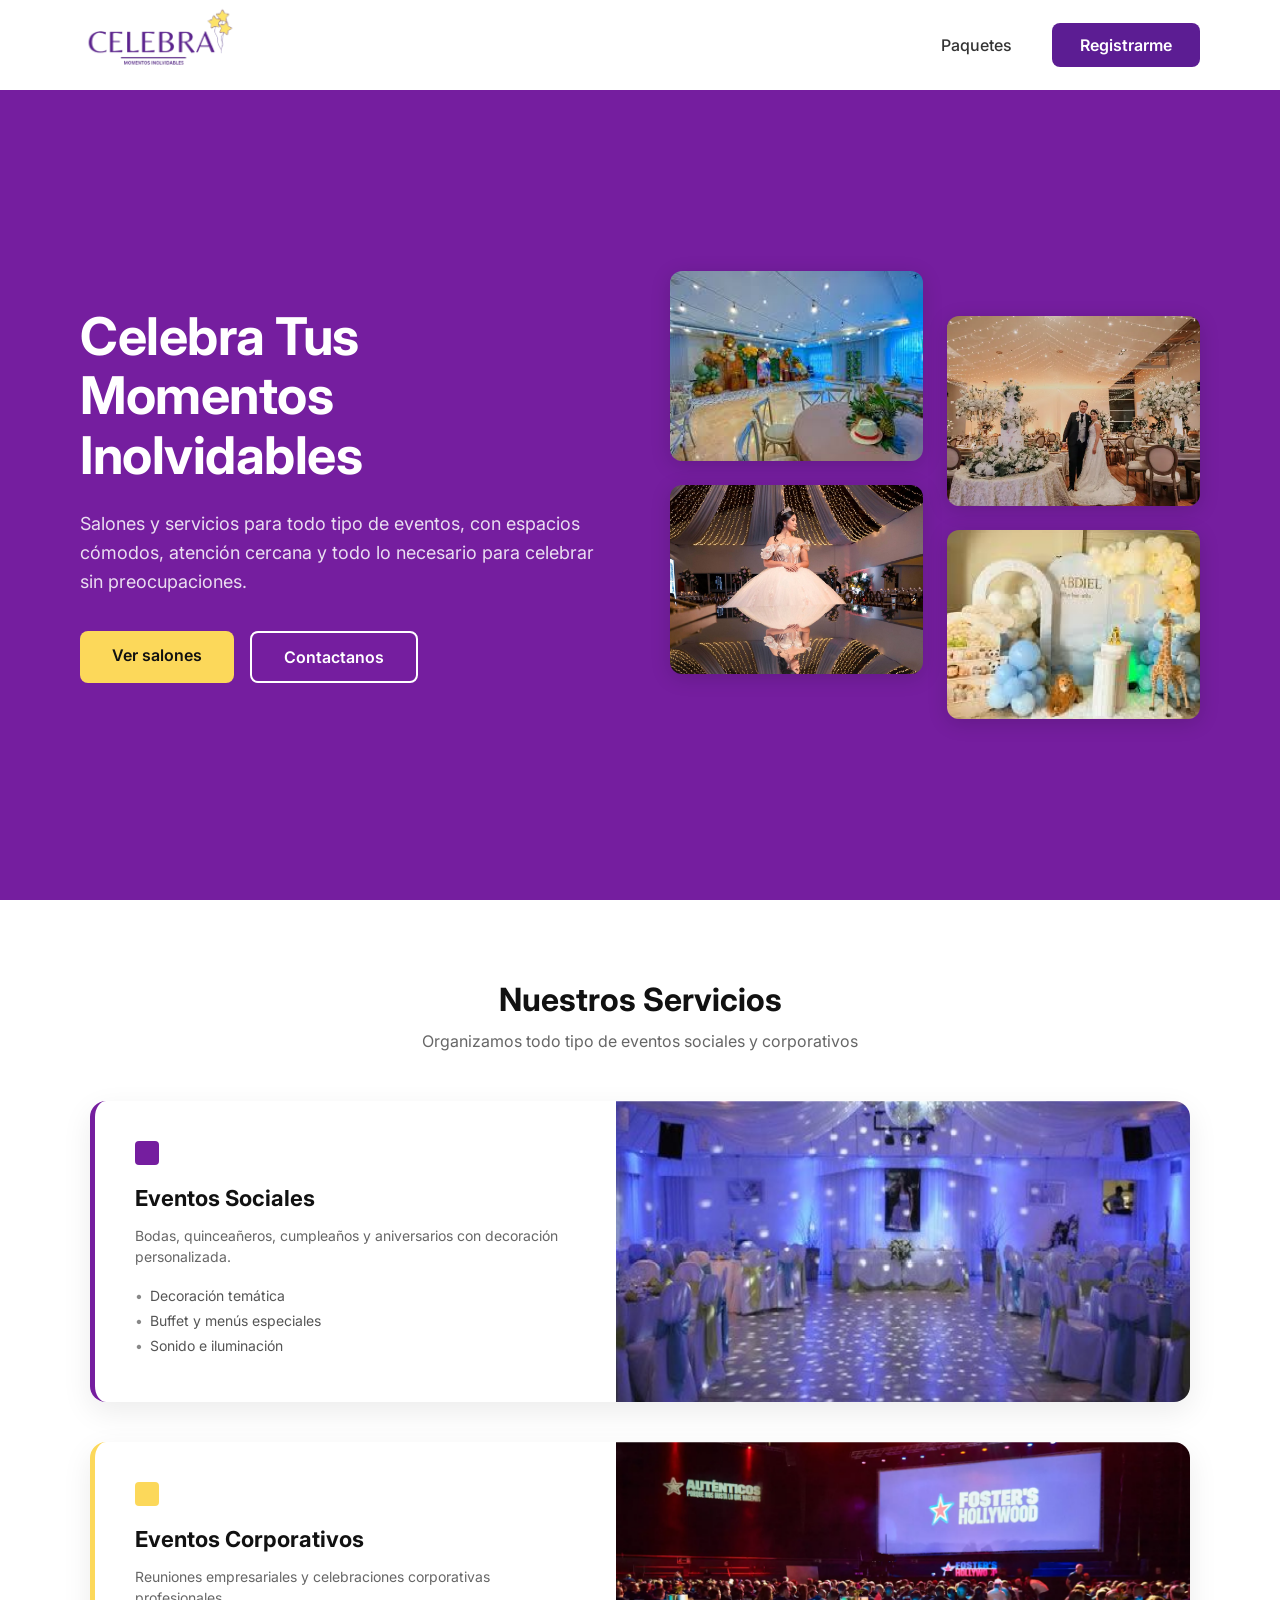
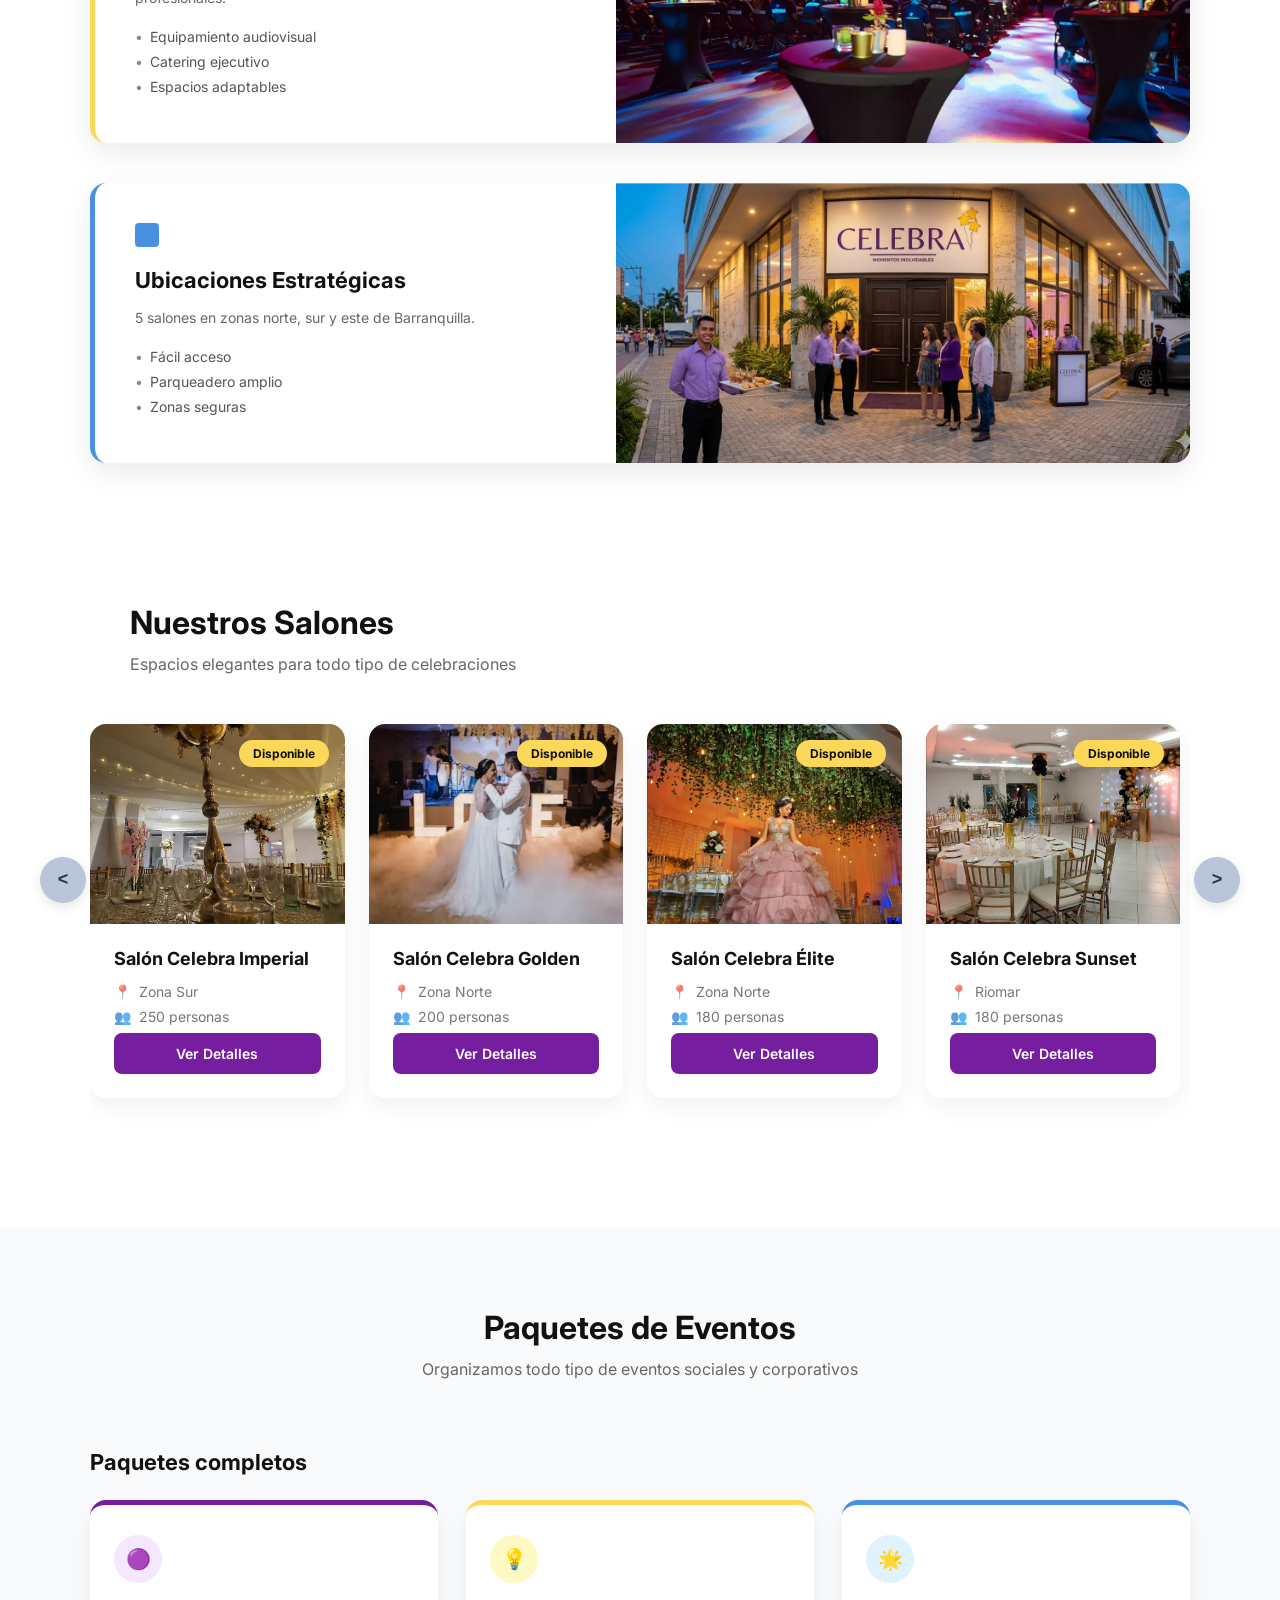
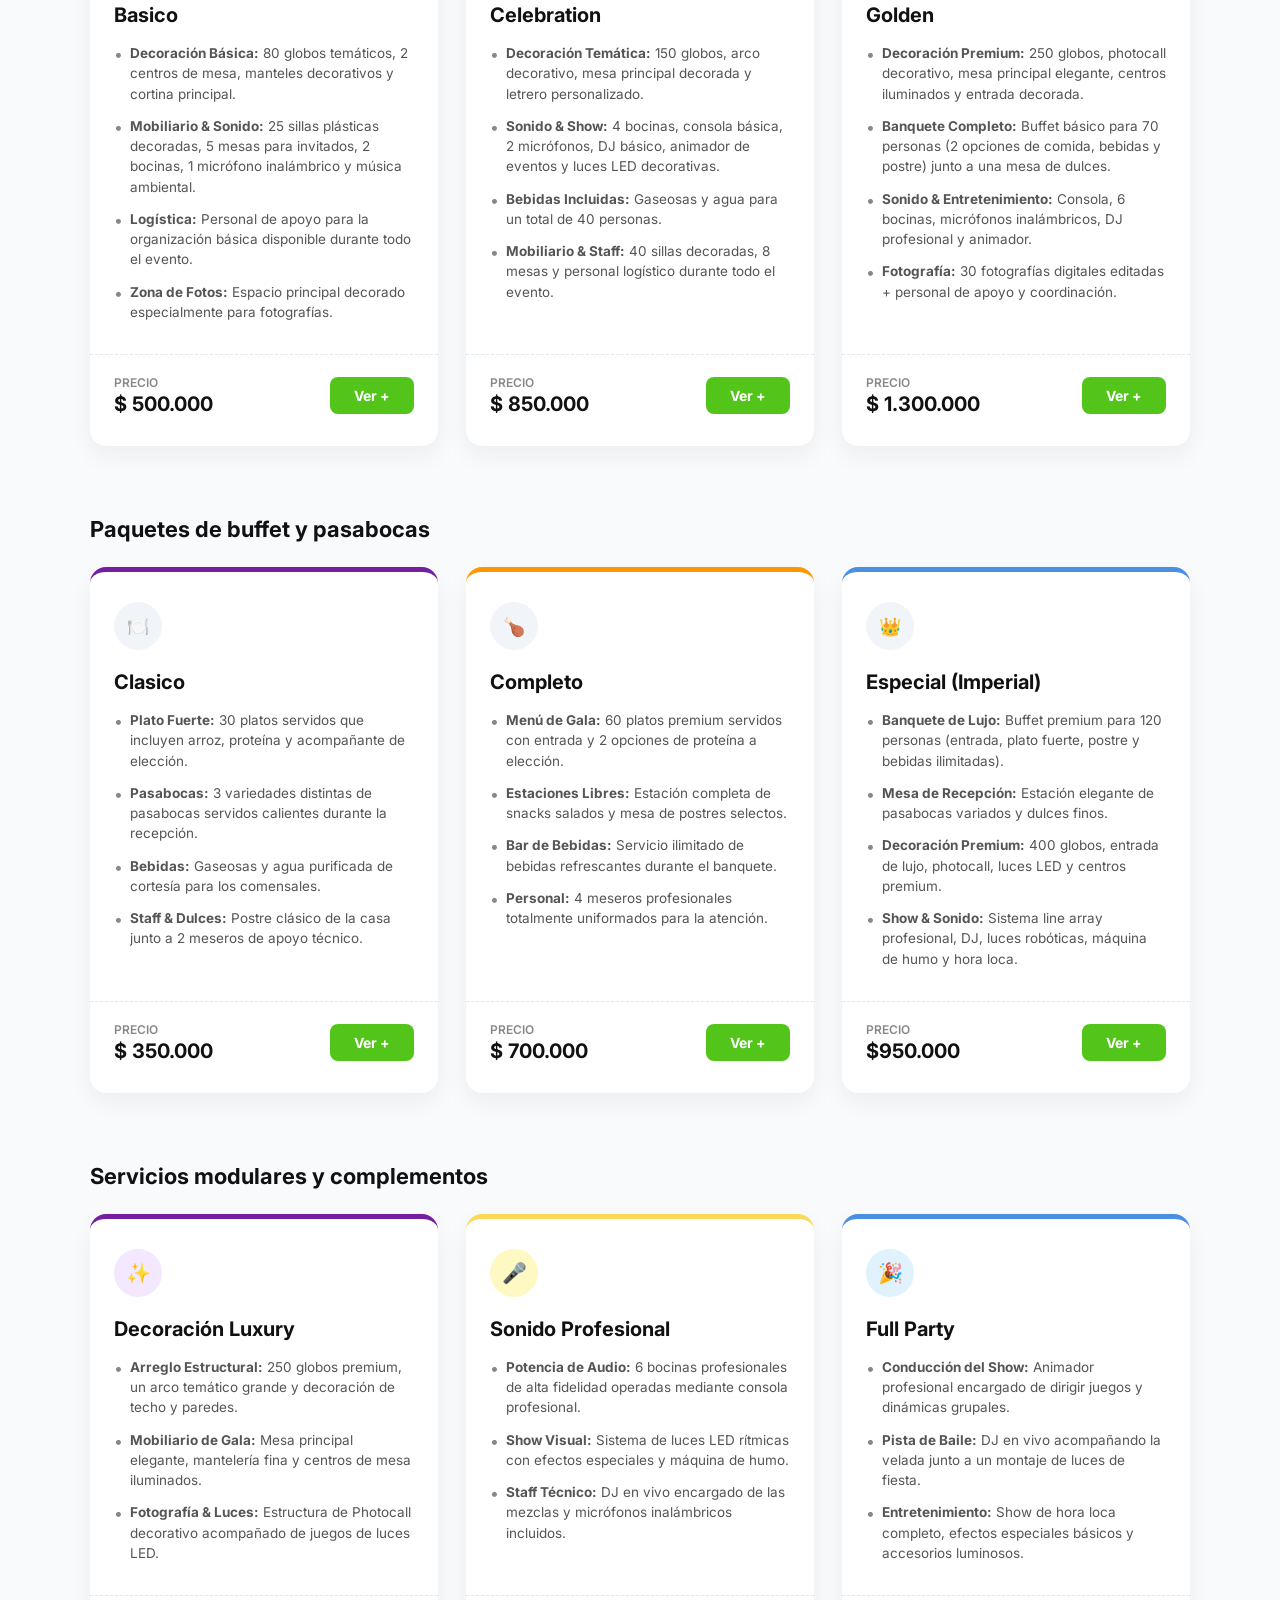
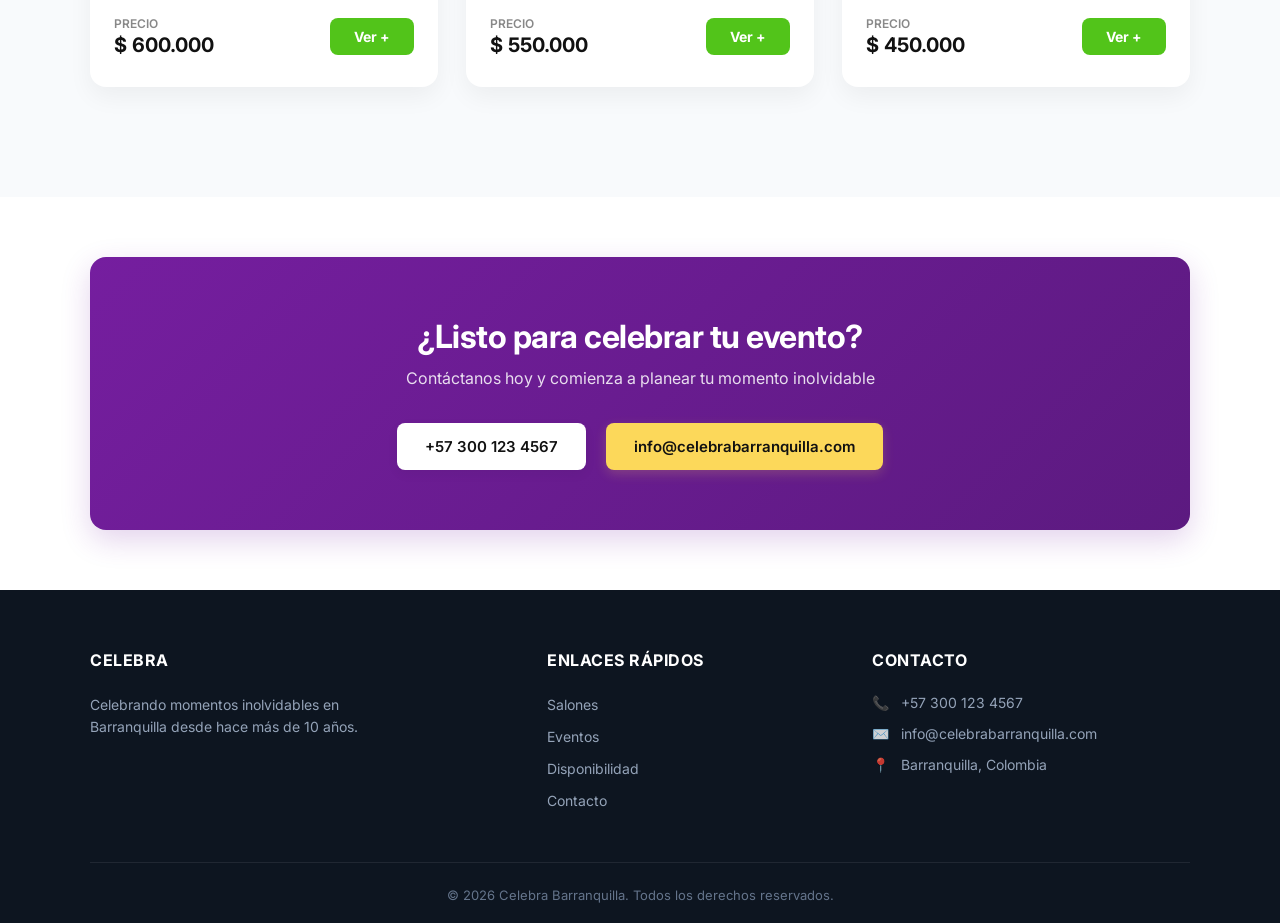
<file: index.html>
<!DOCTYPE html>
<html lang="es">
<head>
    <meta charset="UTF-8">
    <meta name="viewport" content="width=device-width, initial-scale=1.0">
    <title>Celebra Barranquilla</title>
    <link rel="stylesheet" href="static/index.css">
    <link rel="preconnect" href="https://fonts.googleapis.com">
    <link rel="preconnect" href="https://fonts.gstatic.com" crossorigin>
    <link href="https://fonts.googleapis.com/css2?family=Inter:wght@400;500;600;700&display=swap" rel="stylesheet">
</head>
<body>
    
    <!-- 1. HEADER (Fondo Blanco) -->
    <header class="header">
        <div class="logo">
             <img src="static/logo.png" alt="Logo Celebra">
        </div>
        <nav class="navbar">
            <a href="#">Paquetes</a>
        </nav>
        <a href="registro.html" class="btn-register">
            Registrarme
        </a>
    </header>

    <!-- 2. HERO SECTION (Fondo Morado #751e9f) -->
    <main class="hero">
        <div class="hero-container">

            <div class="hero-text">
                <h1>Celebra Tus Momentos Inolvidables</h1>
                <p>Salones y servicios para todo tipo de eventos, con espacios cómodos, atención cercana y todo lo necesario para celebrar sin preocupaciones.</p>
                <div class="hero-buttons">
                    <a href="#nuestros-salones" class="btn-yellow">Ver salones</a>
                    <a href="javascript:void(0)" class="btn-outline" onclick="openModal()">Contactanos</a>
                </div>
            </div>

            <!-- Galería de Fotos Asimétrica -->
            <div class="hero-gallery">
                <!-- Columna Izquierda (Va más arriba) -->
                <div class="gallery-col col-left">
                    <div class="gallery-item">
                        <img src="static/evento1.png" alt="Evento1">
                    </div>
                    <div class="gallery-item">
                        <img src="static/evento3.png" alt="Evento3">
                    </div>
                </div>
                
                <!-- Columna Derecha (Desplazada hacia abajo) -->
                <div class="gallery-col col-right">
                    <div class="gallery-item">
                        <img src="static/evento2.png" alt="Evento2">
                    </div>
                    <div class="gallery-item">
                        <img src="static/evento4.png" alt="Evento4">
                    </div>
                </div>
            </div>

        </div>
    </main>

    <!-- 3. SECCIÓN NUESTROS SERVICIOS (Fondo Blanco) -->
    <section class="services-section">
        <div class="services-header">
            <h2>Nuestros Servicios</h2>
            <p>Organizamos todo tipo de eventos sociales y corporativos</p>
        </div>

        <div class="services-container">
            
            <!-- Tarjeta 1: Eventos Sociales -->
            <div class="service-card card-purple">
                <div class="service-info">
                    <div class="service-icon icon-purple"></div>
                    <h3>Eventos Sociales</h3>
                    <p class="service-desc">Bodas, quinceañeros, cumpleaños y aniversarios con decoración personalizada.</p>
                    <ul class="service-list">
                        <li>Decoración temática</li>
                        <li>Buffet y menús especiales</li>
                        <li>Sonido e iluminación</li>
                    </ul>
                </div>
                <div class="service-image">
                    <img src="static/servicio1.png" alt="Eventos sociales">
                </div>
            </div>

            <!-- Tarjeta 2: Eventos Corporativos -->
            <div class="service-card card-orange">
                <div class="service-info">
                    <div class="service-icon icon-orange"></div>
                    <h3>Eventos Corporativos</h3>
                    <p class="service-desc">Reuniones empresariales y celebraciones corporativas profesionales.</p>
                    <ul class="service-list">
                        <li>Equipamiento audiovisual</li>
                        <li>Catering ejecutivo</li>
                        <li>Espacios adaptables</li>
                    </ul>
                </div>
                <div class="service-image">
                    <img src="static/servicio2.png" alt="Eventos corporativos">
                </div>
            </div>

            <!-- Tarjeta 3: Ubicaciones Estratégicas -->
            <div class="service-card card-blue">
                <div class="service-info">
                    <div class="service-icon icon-blue"></div>
                    <h3>Ubicaciones Estratégicas</h3>
                    <p class="service-desc">5 salones en zonas norte, sur y este de Barranquilla.</p>
                    <ul class="service-list">
                        <li>Fácil acceso</li>
                        <li>Parqueadero amplio</li>
                        <li>Zonas seguras</li>
                    </ul>
                </div>
                <div class="service-image">
                    <img src="static/servicio3.png" alt="ubicaciones estrategicas">
                </div>
            </div>

        </div>
    </section>

    <!-- 4. SECCIÓN NUESTROS SALONES (Con Carrusel Deslizante) -->
    <!-- Busca el inicio de la sección de salones y déjalo así: -->
    <section class="rooms-section" id="nuestros-salones">
        <div class="rooms-header">
            <h2>Nuestros Salones</h2>
            <p>Espacios elegantes para todo tipo de celebraciones</p>
        </div>

        <div class="carousel-wrapper">
            <!-- Botón de Control Izquierdo -->
            <button class="carousel-btn btn-prev" id="prevBtn" aria-label="Anterior">&lt;</button>
            
            <!-- Contenedor Deslizante de las Tarjetas -->
            <div class="rooms-container" id="carouselTrack">
                
                <!-- Tarjeta 1: Salón Celebra Imperial -->
                <div class="room-card">
                    <div class="room-image">
                        <span class="badge-available">Disponible</span>
                        <img src="static/salon_imperial.png" alt="salon celebra imperial">
                    </div>
                    <div class="room-info">
                        <h3>Salón Celebra Imperial</h3>
                        <p class="room-meta"><span class="icon">📍</span> Zona Sur</p>
                        <p class="room-meta"><span class="icon">👥</span> 250 personas</p>
                        <a href="imperial.html" class="btn-details">Ver Detalles</a>
                    </div>
                </div>

                <!-- Tarjeta 2: Salón Celebra Golden -->
                <div class="room-card">
                    <div class="room-image">
                        <span class="badge-available">Disponible</span>
                        <img src="static/salon1.png" alt="salon celebra Golden">
                    </div>
                    <div class="room-info">
                        <h3>Salón Celebra Golden</h3>
                        <p class="room-meta"><span class="icon">📍</span> Zona Norte</p>
                        <p class="room-meta"><span class="icon">👥</span> 200 personas</p>
                        <a href="golden.html" class="btn-details">Ver Detalles</a>
                    </div>
                </div>

                <!-- Tarjeta 3: Salón Celebra Élite -->
                <div class="room-card">
                    <div class="room-image">
                        <span class="badge-available">Disponible</span>
                        <img src="static/salon2.png" alt="salon celebra elite">
                    </div>
                    <div class="room-info">
                        <h3>Salón Celebra Élite</h3>
                        <p class="room-meta"><span class="icon">📍</span> Zona Norte</p>
                        <p class="room-meta"><span class="icon">👥</span> 180 personas</p>
                        <a href="elite.html" class="btn-details">Ver Detalles</a>
                    </div>
                </div>

                <!-- Tarjeta 4: Salón Celebra Sunset -->
                <div class="room-card">
                    <div class="room-image">
                        <span class="badge-available">Disponible</span>
                        <img src="static/salon3.png" alt="salon celebra Sunset">
                    </div>
                    <div class="room-info">
                        <h3>Salón Celebra Sunset</h3>
                        <p class="room-meta"><span class="icon">📍</span> Riomar</p>
                        <p class="room-meta"><span class="icon">👥</span> 180 personas</p>
                        <a href="sunset.html" class="btn-details">Ver Detalles</a>
                    </div>
                </div>

                <!-- Tarjeta 5: Salón Celebra Alegría -->
                <div class="room-card">
                    <div class="room-image">
                        <span class="badge-available">Disponible</span>
                        <img src="static/salon4.png" alt="salon celebra alegria">
                    </div>
                    <div class="room-info">
                        <h3>Salón Celebra Alegría</h3>
                        <p class="room-meta"><span class="icon">📍</span> Zona Oriental</p>
                        <p class="room-meta"><span class="icon">👥</span> 80 personas</p>
                        <a href="alegria.html" class="btn-details">Ver Detalles</a>
                    </div>
                </div>

            </div>

            <!-- Botón de Control Derecho -->
                        <!-- Botón de Control Derecho -->
            <button class="carousel-btn btn-next" id="nextBtn" aria-label="Siguiente">&gt;</button>
        </div>
    </section>

    <!-- CONTROL LÓGICO DEL CARRUSEL -->
    <script>
        const track = document.getElementById('carouselTrack');
        const prevBtn = document.getElementById('prevBtn');
        const nextBtn = document.getElementById('nextBtn');

        // Calcula el tamaño exacto del desplazamiento tomando en cuenta la tarjeta y el espacio (gap)
        const getScrollAmount = () => {
            const card = document.querySelector('.room-card');
            const gap = 24; 
            return card ? card.offsetWidth + gap : 300;
        };

        nextBtn.addEventListener('click', () => {
            track.scrollBy({ left: getScrollAmount(), behavior: 'smooth' });
        });

        prevBtn.addEventListener('click', () => {
            track.scrollBy({ left: -getScrollAmount(), behavior: 'smooth' });
        });
    </script>

        <!-- 5. SECCIÓN PAQUETES DE EVENTOS -->
    <section class="packages-section" id="paquetes">
        
        <!-- Encabezado Principal -->
        <div class="packages-header">
            <h2>Paquetes de Eventos</h2>
            <p>Organizamos todo tipo de eventos sociales y corporativos</p>
        </div>

        <div class="packages-wrapper">
            
            <!-- SUBSECCIÓN 1: PAQUETES COMPLETOS -->
            <h3 class="category-title">Paquetes completos</h3>
            <div class="packages-grid">
                
                <!-- Tarjeta 1: Paquete Básico -->
                <div class="package-card border-purple">
                    <div class="package-info">
                        <div class="package-badge badge-purple">🟣</div>
                        <h4>Basico</h4>
                        <ul class="package-list">
                            <li><strong>Decoración Básica:</strong> 80 globos temáticos, 2 centros de mesa, manteles decorativos y cortina principal.</li>
                            <li><strong>Mobiliario & Sonido:</strong> 25 sillas plásticas decoradas, 5 mesas para invitados, 2 bocinas, 1 micrófono inalámbrico y música ambiental.</li>
                            <li><strong>Logística:</strong> Personal de apoyo para la organización básica disponible durante todo el evento.</li>
                            <li><strong>Zona de Fotos:</strong> Espacio principal decorado especialmente para fotografías.</li>
                        </ul>
                    </div>
                    <div class="package-footer">
                        <div class="package-price">
                            <span>Precio</span>
                            <strong>$ 500.000</strong>
                        </div>
                        <a href="#" class="btn-more">Ver +</a>
                    </div>
                </div>

                <!-- Tarjeta 2: Paquete Celebration -->
                <div class="package-card border-yellow">
                    <div class="package-info">
                        <div class="package-badge badge-yellow">💡</div>
                        <h4>Celebration</h4>
                        <ul class="package-list">
                            <li><strong>Decoración Temática:</strong> 150 globos, arco decorativo, mesa principal decorada y letrero personalizado.</li>
                            <li><strong>Sonido & Show:</strong> 4 bocinas, consola básica, 2 micrófonos, DJ básico, animador de eventos y luces LED decorativas.</li>
                            <li><strong>Bebidas Incluidas:</strong> Gaseosas y agua para un total de 40 personas.</li>
                            <li><strong>Mobiliario & Staff:</strong> 40 sillas decoradas, 8 mesas y personal logístico durante todo el evento.</li>
                        </ul>
                    </div>
                    <div class="package-footer">
                        <div class="package-price">
                            <span>Precio</span>
                            <strong>$ 850.000</strong>
                        </div>
                        <a href="#" class="btn-more">Ver +</a>
                    </div>
                </div>

                <!-- Tarjeta 3: Paquete Golden -->
                <div class="package-card border-blue">
                    <div class="package-info">
                        <div class="package-badge badge-blue">🌟</div>
                        <h4>Golden</h4>
                        <ul class="package-list">
                            <li><strong>Decoración Premium:</strong> 250 globos, photocall decorativo, mesa principal elegante, centros iluminados y entrada decorada.</li>
                            <li><strong>Banquete Completo:</strong> Buffet básico para 70 personas (2 opciones de comida, bebidas y postre) junto a una mesa de dulces.</li>
                            <li><strong>Sonido & Entretenimiento:</strong> Consola, 6 bocinas, micrófonos inalámbricos, DJ profesional y animador.</li>
                            <li><strong>Fotografía:</strong> 30 fotografías digitales editadas + personal de apoyo y coordinación.</li>
                        </ul>
                    </div>
                    <div class="package-footer">
                        <div class="package-price">
                            <span>Precio</span>
                            <strong>$ 1.300.000</strong>
                        </div>
                        <a href="#" class="btn-more">Ver +</a>
                    </div>
                </div>

            </div> <!-- Fin de la grilla de paquetes completos -->
                        <!-- SUBSECCIÓN 2: PAQUETES DE BUFFET Y PASABOCAS -->
            <h3 class="category-title">Paquetes de buffet y pasabocas</h3>
            <div class="packages-grid">
                
                <!-- Tarjeta 4: Buffet Clásico -->
                <div class="package-card border-purple">
                    <div class="package-info">
                        <div class="package-badge badge-gray">🍽️</div>
                        <h4>Clasico</h4>
                        <ul class="package-list">
                            <li><strong>Plato Fuerte:</strong> 30 platos servidos que incluyen arroz, proteína y acompañante de elección.</li>
                            <li><strong>Pasabocas:</strong> 3 variedades distintas de pasabocas servidos calientes durante la recepción.</li>
                            <li><strong>Bebidas:</strong> Gaseosas y agua purificada de cortesía para los comensales.</li>
                            <li><strong>Staff & Dulces:</strong> Postre clásico de la casa junto a 2 meseros de apoyo técnico.</li>
                        </ul>
                    </div>
                    <div class="package-footer">
                        <div class="package-price">
                            <span>Precio</span>
                            <strong>$ 350.000</strong>
                        </div>
                        <a href="#" class="btn-more">Ver +</a>
                    </div>
                </div>

                <!-- Tarjeta 5: Buffet Premium (Presentado como Completo) -->
                <div class="package-card border-orange">
                    <div class="package-info">
                        <div class="package-badge badge-gray">🍗</div>
                        <h4>Completo</h4>
                        <ul class="package-list">
                            <li><strong>Menú de Gala:</strong> 60 platos premium servidos con entrada y 2 opciones de proteína a elección.</li>
                            <li><strong>Estaciones Libres:</strong> Estación completa de snacks salados y mesa de postres selectos.</li>
                            <li><strong>Bar de Bebidas:</strong> Servicio ilimitado de bebidas refrescantes durante el banquete.</li>
                            <li><strong>Personal:</strong> 4 meseros profesionales totalmente uniformados para la atención.</li>
                        </ul>
                    </div>
                    <div class="package-footer">
                        <div class="package-price">
                            <span>Precio</span>
                            <strong>$ 700.000</strong>
                        </div>
                        <a href="#" class="btn-more">Ver +</a>
                    </div>
                </div>

                <!-- Tarjeta 6: Paquete Imperial (El paquete especial premium de comida y evento) -->
                <div class="package-card border-blue">
                    <div class="package-info">
                        <div class="package-badge badge-gray">👑</div>
                        <h4>Especial (Imperial)</h4>
                        <ul class="package-list">
                            <li><strong>Banquete de Lujo:</strong> Buffet premium para 120 personas (entrada, plato fuerte, postre y bebidas ilimitadas).</li>
                            <li><strong>Mesa de Recepción:</strong> Estación elegante de pasabocas variados y dulces finos.</li>
                            <li><strong>Decoración Premium:</strong> 400 globos, entrada de lujo, photocall, luces LED y centros premium.</li>
                            <li><strong>Show & Sonido:</strong> Sistema line array profesional, DJ, luces robóticas, máquina de humo y hora loca.</li>
                        </ul>
                    </div>
                    <div class="package-footer">
                        <div class="package-price">
                            <span>Precio</span>
                            <strong>$950.000</strong>
                        </div>
                        <a href="#" class="btn-more">Ver +</a>
                    </div>
                </div>

            </div> <!-- Fin de la grilla de paquetes de buffet -->
                        <!-- SUBSECCIÓN 3: SERVICIOS MODULARES Y COMPLEMENTOS -->
            <h3 class="category-title">Servicios modulares y complementos</h3>
            <div class="packages-grid">
                
                <!-- Tarjeta 7: Decoración Luxury -->
                <div class="package-card border-purple">
                    <div class="package-info">
                        <div class="package-badge badge-purple">✨</div>
                        <h4>Decoración Luxury</h4>
                        <ul class="package-list">
                            <li><strong>Arreglo Estructural:</strong> 250 globos premium, un arco temático grande y decoración de techo y paredes.</li>
                            <li><strong>Mobiliario de Gala:</strong> Mesa principal elegante, mantelería fina y centros de mesa iluminados.</li>
                            <li><strong>Fotografía & Luces:</strong> Estructura de Photocall decorativo acompañado de juegos de luces LED.</li>
                        </ul>
                    </div>
                    <div class="package-footer">
                        <div class="package-price">
                            <span>Precio</span>
                            <strong>$ 600.000</strong>
                        </div>
                        <a href="#" class="btn-more">Ver +</a>
                    </div>
                </div>

                <!-- Tarjeta 8: Sonido Profesional -->
                <div class="package-card border-yellow">
                    <div class="package-info">
                        <div class="package-badge badge-yellow">🎤</div>
                        <h4>Sonido Profesional</h4>
                        <ul class="package-list">
                            <li><strong>Potencia de Audio:</strong> 6 bocinas profesionales de alta fidelidad operadas mediante consola profesional.</li>
                            <li><strong>Show Visual:</strong> Sistema de luces LED rítmicas con efectos especiales y máquina de humo.</li>
                            <li><strong>Staff Técnico:</strong> DJ en vivo encargado de las mezclas y micrófonos inalámbricos incluidos.</li>
                        </ul>
                    </div>
                    <div class="package-footer">
                        <div class="package-price">
                            <span>Precio</span>
                            <strong>$ 550.000</strong>
                        </div>
                        <a href="#" class="btn-more">Ver +</a>
                    </div>
                </div>

                <!-- Tarjeta 9: Animación Full Party -->
                <div class="package-card border-blue">
                    <div class="package-info">
                        <div class="package-badge badge-blue">🎉</div>
                        <h4>Full Party</h4>
                        <ul class="package-list">
                            <li><strong>Conducción del Show:</strong> Animador profesional encargado de dirigir juegos y dinámicas grupales.</li>
                            <li><strong>Pista de Baile:</strong> DJ en vivo acompañando la velada junto a un montaje de luces de fiesta.</li>
                            <li><strong>Entretenimiento:</strong> Show de hora loca completo, efectos especiales básicos y accesorios luminosos.</li>
                        </ul>
                    </div>
                    <div class="package-footer">
                        <div class="package-price">
                            <span>Precio</span>
                            <strong>$ 450.000</strong>
                        </div>
                        <a href="#" class="btn-more">Ver +</a>
                    </div>
                </div>

            </div> <!-- Fin de la grilla de servicios modulares -->

        </div> <!-- Fin de la envoltura wrapper -->
    </section> <!-- Fin de la sección general de paquetes -->

            <!-- 8. FORMULARIO EMERGENTE DE CONTACTO (MODAL FLOTANTE) -->

    <div id="contactModal" class="modal-overlay">
        <div class="modal-card">
            <!-- Botón de Cierre con tu clase original -->
            <button class="close-modal" onclick="closeModal()">&times;</button>
            
            <div class="modal-header">
                <h3>Contáctame</h3>
                <p>Déjanos tus datos y organizaremos tu evento soñado.</p>
            </div>

            <!-- El formulario apunta a FormSubmit usando tus estilos .modal-form -->
            <form action="https://formsubmit.co/perezvillalbavalerie@gmail.com" method="POST" class="modal-form">
                
                <div class="form-group">
                    <label>Nombre</label>
                    <input type="text" name="nombre" placeholder="Tu Nombre" required>
                </div>
    
                <div class="form-group">
                    <label>Correo</label>
                    <input type="email" name="correo" placeholder="Tu Correo" required>
                </div>
    
                <div class="form-group">
                    <label>Mensaje</label>
                    <textarea name="mensaje" rows="5" placeholder="Cuéntanos sobre tu evento..." required></textarea>
                </div>
    
                <!-- Parámetros ocultos del profesor -->
                <input type="hidden" name="_subject" value="Nuevo mensaje desde GitHub Pages">
                <input type="hidden" name="_captcha" value="false">
                
                <!-- NOTA: Cambia 'tu-usuario' y 'tu-repositorio' por los tuyos reales de GitHub -->
                <input type="hidden" name="_next" value="https://valseishi.github.io/Celebra-Barranquilla/index.html">
    
                <!-- Tu botón original con su estilo morado -->
                <button type="submit" class="btn-submit-form">
                    Enviar mensaje
                </button>
    
            </form>
        </div>
    </div>


    <!-- LOGICA JAVASCRIPT PARA CONTROLAR LA VENTANA EMERGENTE -->
    <script>
        function openModal() {
            document.getElementById('contactModal').classList.add('active');
            document.body.style.overflow = 'hidden'; /* Detiene el scroll de la página trasera */
        }

        function closeModal() {
            document.getElementById('contactModal').classList.remove('active');
            document.body.style.overflow = 'auto'; /* Reactiva el scroll de la página */
        }

        // Cierra el formulario si el usuario hace clic afuera de la caja blanca
        window.onclick = function(event) {
            const modal = document.getElementById('contactModal');
            if (event.target == modal) {
                closeModal();
            }
        }
    </script>
    
        <!-- 6. SECCIÓN LLAMADA A LA ACCIÓN (CTA MORADO) -->
    <section class="cta-section">
        <div class="cta-container">
            <h2>¿Listo para celebrar tu evento?</h2>
            <p>Contáctanos hoy y comienza a planear tu momento inolvidable</p>
            <div class="cta-buttons">
                <a href="tel:+573001234567" class="btn-cta-white">
                     +57 300 123 4567
                </a>
                <a href="mailto:info@celebrabarranquilla.com" class="btn-cta-yellow">
                    info@celebrabarranquilla.com
                </a>
            </div>
        </div>
    </section>

    <!-- 7. FOOTER PRINCIPAL (FONDO OSCURO) -->
    <footer class="main-footer">
        <div class="footer-container">
            
            <!-- Columna 1: Marca -->
            <div class="footer-col">
                <h3>CELEBRA</h3>
                <p>Celebrando momentos inolvidables en Barranquilla desde hace más de 10 años.</p>
            </div>

            <!-- Columna 2: Enlaces Rápidos -->
            <div class="footer-col">
                <h3>Enlaces Rápidos</h3>
                <ul class="footer-links">
                    <li><a href="#nuestros-salones">Salones</a></li>
                    <li><a href="#paquetes">Eventos</a></li>
                    <li><a href="#nuestros-salones">Disponibilidad</a></li>
                    <li><a href="#contacto">Contacto</a></li>
                </ul>
            </div>

            <!-- Columna 3: Información de Contacto -->
            <div class="footer-col">
                <h3>Contacto</h3>
                <ul class="footer-contact">
                    <li><span class="icon">📞</span> +57 300 123 4567</li>
                    <li><span class="icon">✉️</span> info@celebrabarranquilla.com</li>
                    <li><span class="icon">📍</span> Barranquilla, Colombia</li>
                </ul>
            </div>

        </div>

        <!-- Barra Inferior de Copyright -->
        <div class="footer-bottom">
            <p>&copy; 2026 Celebra Barranquilla. Todos los derechos reservados.</p>
        </div>
    </footer>



</body>
</html>
</file>
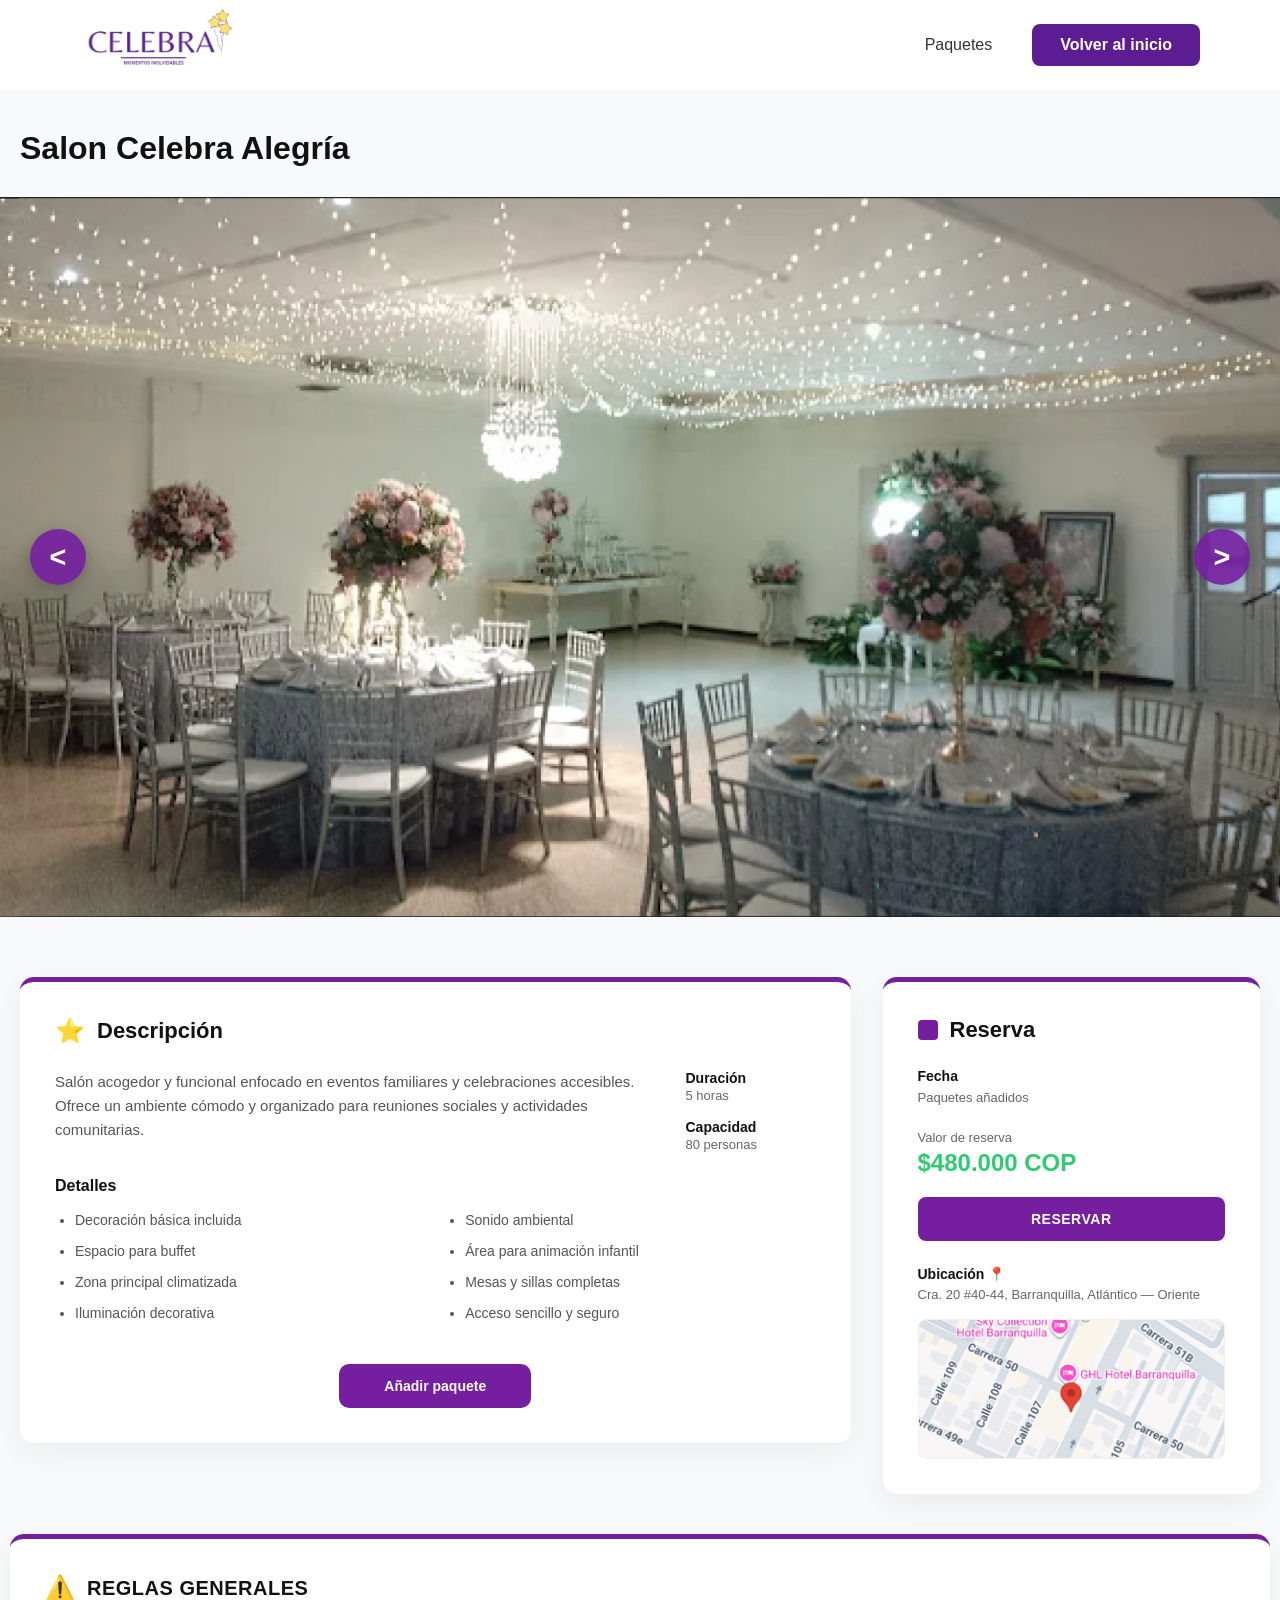
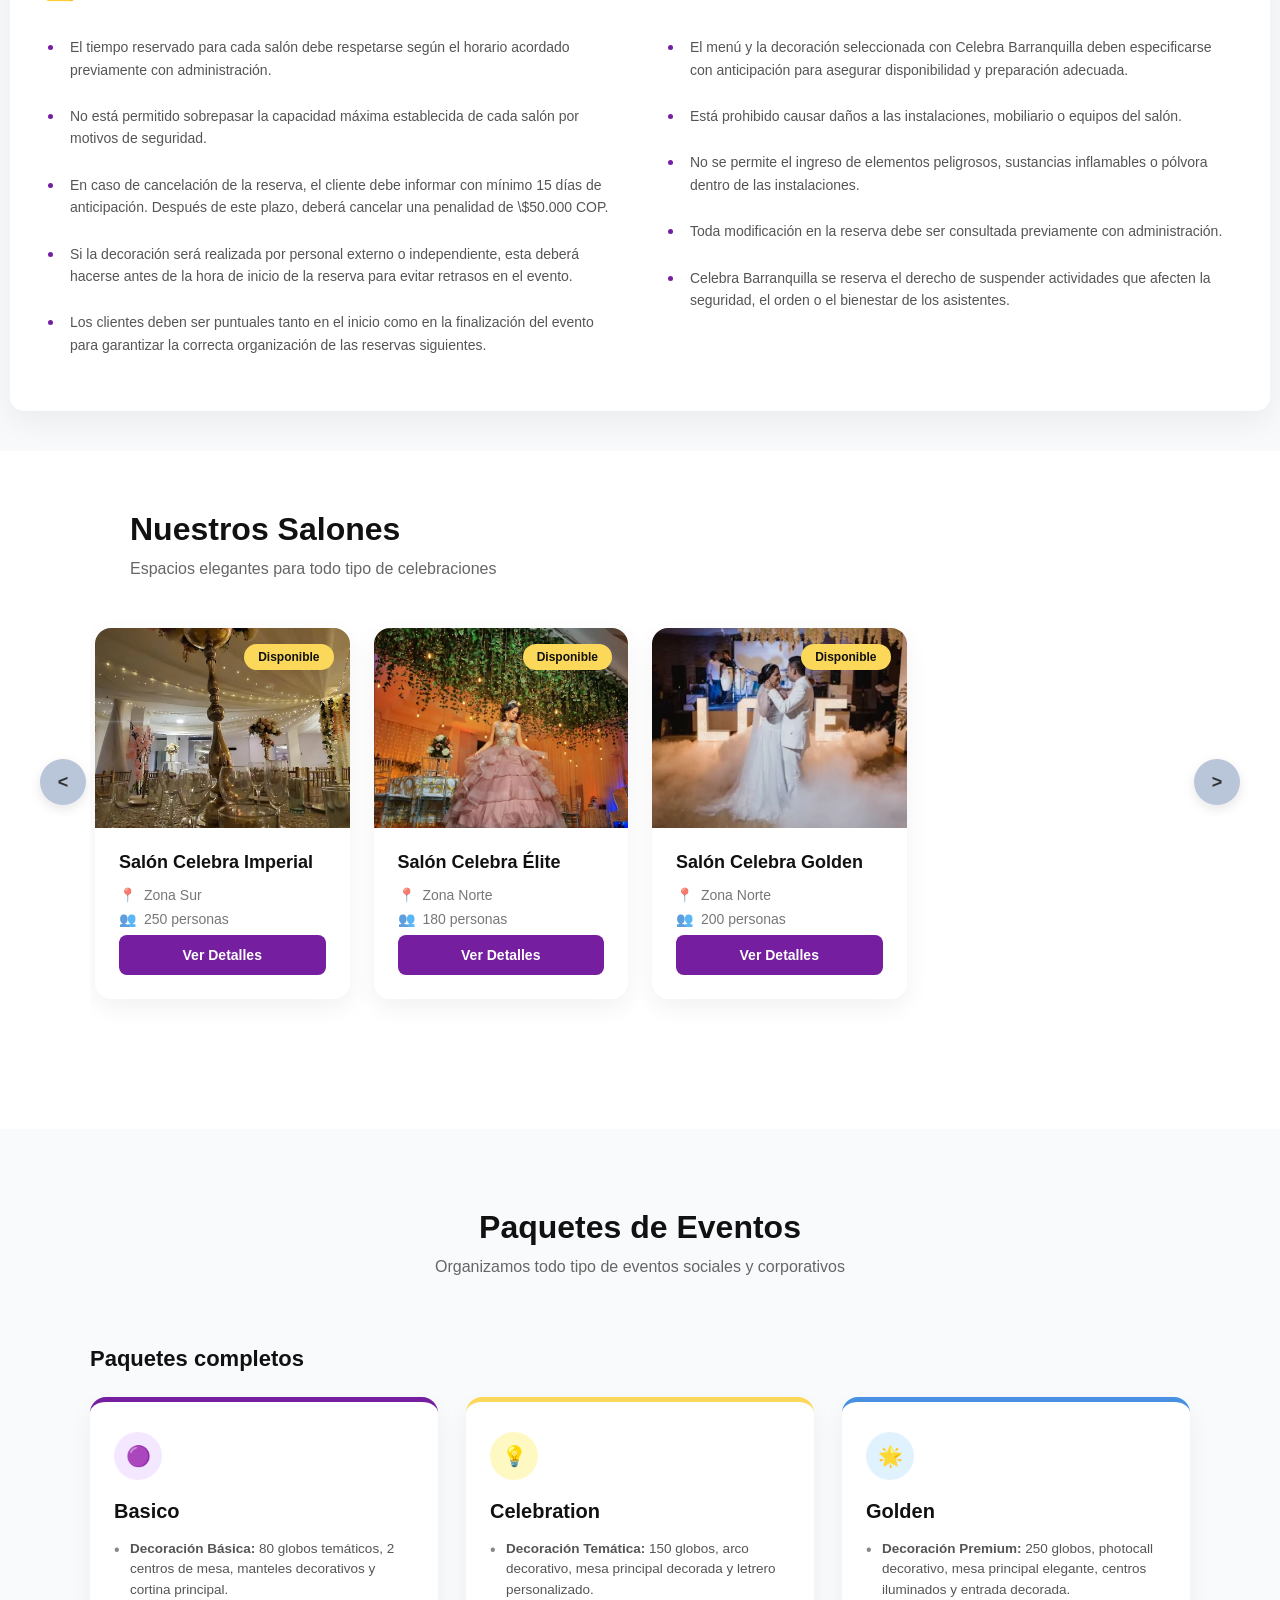
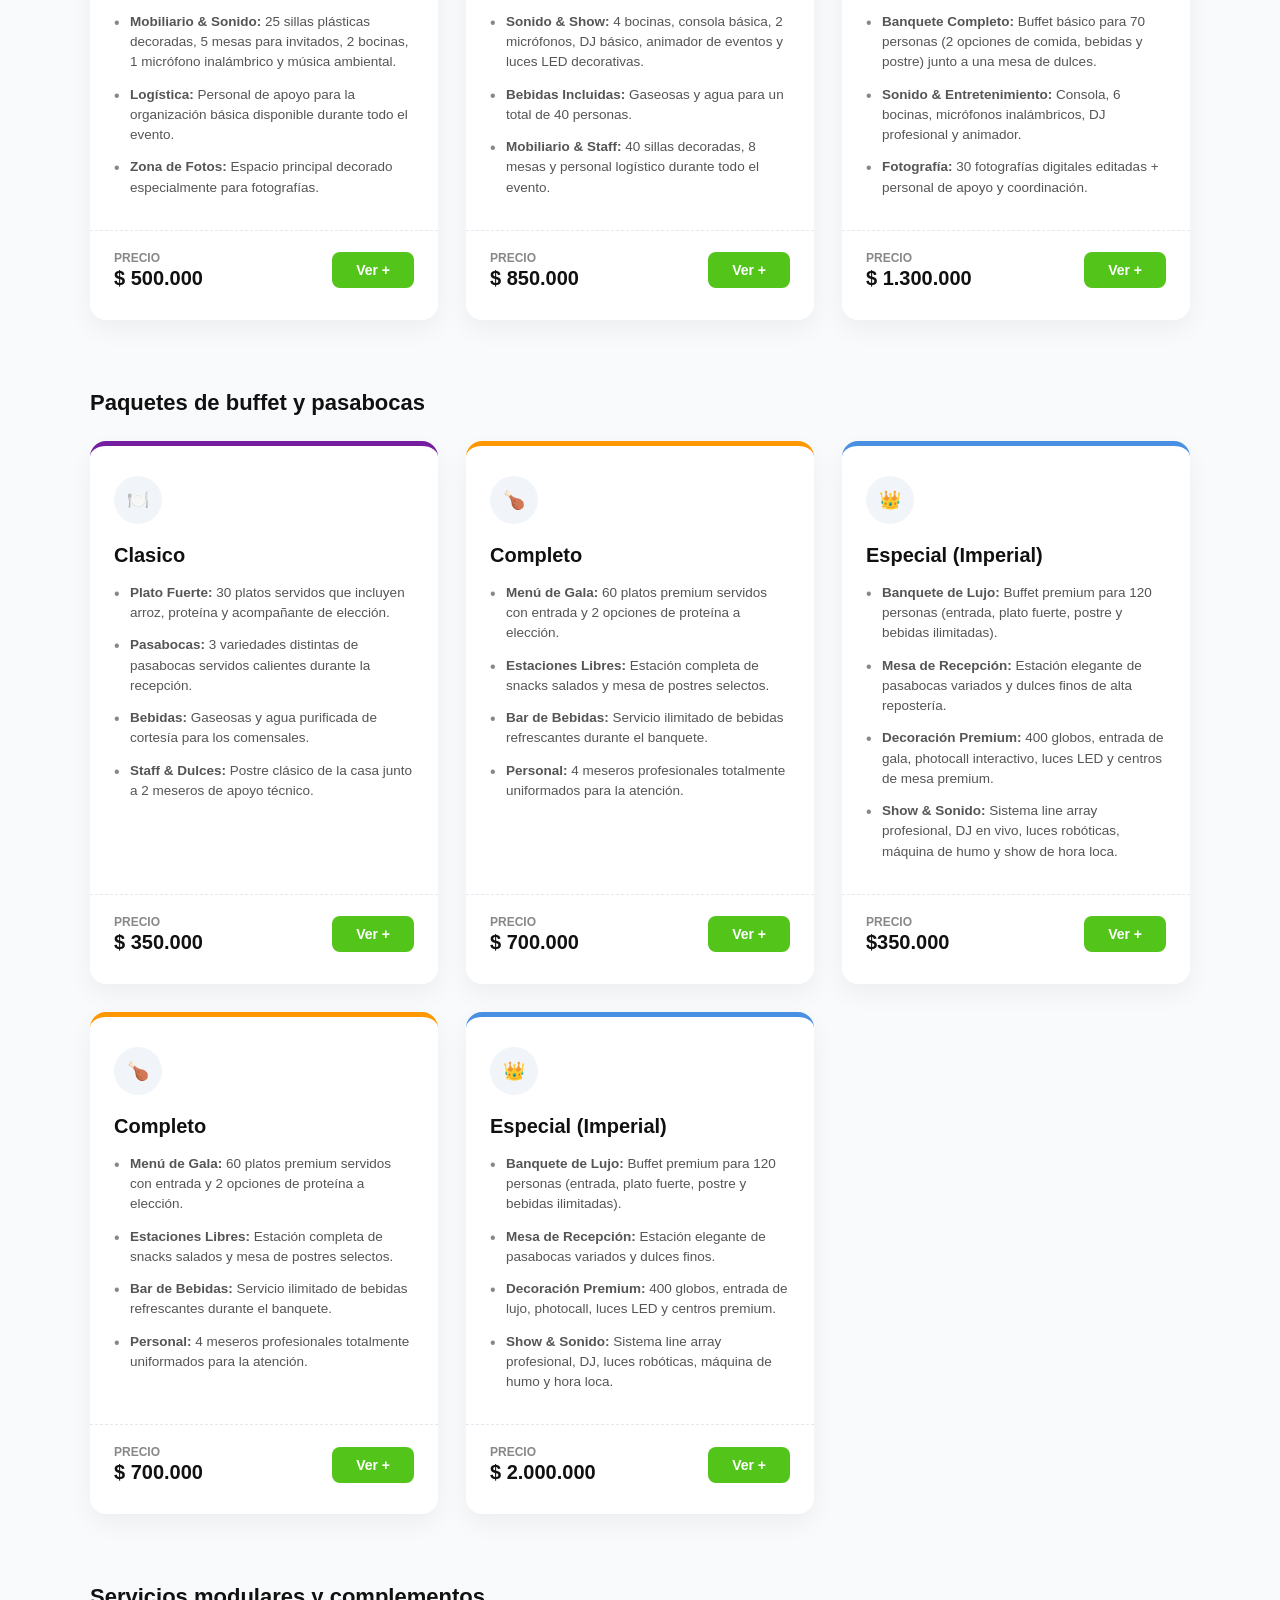
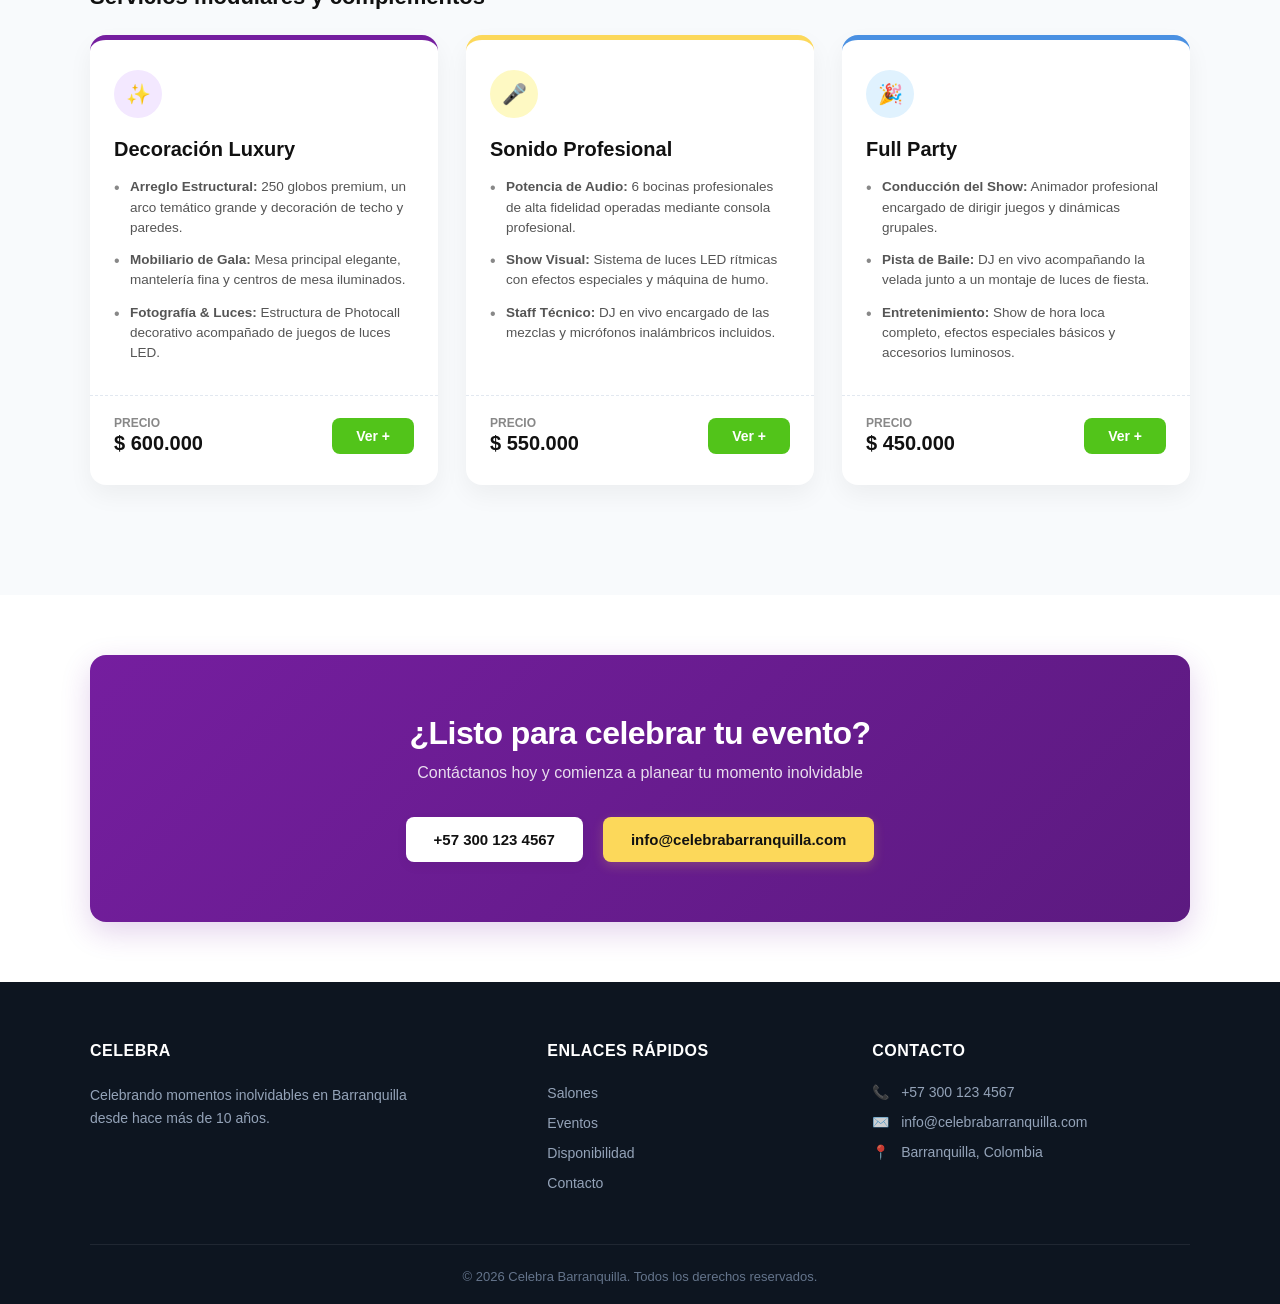
<file: alegria.html>
<!DOCTYPE html>
<html lang="es">
<head>
    <meta charset="UTF-8">
    <meta name="viewport" content="width=device-width, initial-scale=1.0">
    <title>Salón Celebra Alegría - Detalles</title>
    <!-- Enlazado a tu archivo CSS principal unificado -->
    <link rel="stylesheet" href="static/salones.css">
</head>
<body>

    <!-- 1. HEADER (Fondo Blanco) -->
    <header class="header">
        <div class="logo">
             <img src="static/logo.png" alt="Logo Celebra">
        </div>
        <nav class="navbar">
            <a href="#seccion-paquetes">Paquetes</a>
        </nav>
        <a href="index.html" class="btn-register">
            Volver al inicio
        </a>
    </header>

    <!-- CONTENEDOR PRINCIPAL SEMÁNTICO -->
    <main class="salon-details-main">
        <div class="salon-container">

            <!-- Título del Salón ubicado antes de las imágenes -->
            <h1 class="salon-main-title">Salon Celebra Alegría</h1>

            <!-- Banner / Galería de Fotos del Salón con Botones Flotantes -->
            <div class="salon-gallery-wrapper">
                <!-- Botón Izquierdo -->
                <button class="gallery-btn btn-prev" id="galleryPrevBtn" aria-label="Anterior">&lt;</button>
                
                <!-- El riel de imágenes adaptado a la estructura local de Alegría -->
                <div class="salon-gallery-track" id="salonGalleryTrack">
                    <img src="static/a1.png" alt="Vista del Salón Alegría 1">
                    <img src="static/a2.png" alt="Vista del Salón Alegría 2">
                    <img src="static/a3.png" alt="Vista del Salón Alegría 3">
                    <img src="static/a4.png" alt="Vista del Salón Alegría 4">
                </div>

                <!-- Botón Derecho -->
                <button class="gallery-btn btn-next" id="galleryNextBtn" aria-label="Siguiente">&gt;</button>
            </div>

            <!-- Grilla de Información: Descripción y Reserva -->
            <div class="details-grid">
                <!-- TARJETA IZQUIERDA: DESCRIPCIÓN -->
                <div class="description-card card">
                    <div class="card-header">
                        <span class="icon-star-filled">⭐</span>
                        <h3>Descripción</h3>
                    </div>
                    
                    <!-- Bloque intermedio: Texto + Info técnica de Alegría -->
                    <div class="description-body-wrapper">
                        <p class="description-text">Salón acogedor y funcional enfocado en eventos familiares y celebraciones accesibles. Ofrece un ambiente cómodo y organizado para reuniones sociales y actividades comunitarias.</p>
                        
                        <div class="tech-info-specs">
                            <div class="spec-item">
                                <strong>Duración</strong>
                                <span>5 horas</span>
                            </div>
                            <div class="spec-item">
                                <strong>Capacidad</strong>
                                <span>80 personas</span>
                            </div>
                        </div>
                    </div>
                    
                    <h4>Detalles</h4>
                    <div class="details-list-grid">
                        <ul>
                            <li>Decoración básica incluida</li>
                            <li>Espacio para buffet</li>
                            <li>Zona principal climatizada</li>
                            <li>Iluminación decorativa</li>
                        </ul>
                        <ul>
                            <li>Sonido ambiental</li>
                            <li>Área para animación infantil</li>
                            <li>Mesas y sillas completas</li>
                            <li>Acceso sencillo y seguro</li>
                        </ul>
                    </div>
                    <div class="btn-container-center">
                        <a href="#seccion-paquetes" class="add-package-btn" style="text-decoration: none; display: inline-block;">Añadir paquete</a>
                    </div>
                </div>

                <!-- TARJETA DERECHA: RESERVA (Con los datos de Alegría) -->
                <div class="reservation-card card">
                    <div class="card-header">
                        <div class="package-icon purple-square"></div>
                        <h3>Reserva</h3>
                    </div>
                    
                    <div class="reservation-meta-info">
                        <span class="meta-label">Fecha</span>
                        <span class="meta-sub">Paquetes añadidos</span>
                    </div>
                    
                    <div class="reservation-price-block">
                        <p class="price-label">Valor de reserva</p>
                        <p class="reservation-price">$480.000 COP</p> <!-- Precio de Alegría -->
                    </div>
                    <a href="reserva.html" class="reserve-btn">RESERVAR</a>
                    
                    <div class="location-details-block">
                        <p class="location-title">Ubicación 📍</p>
                        <p class="location-address">Cra. 20 #40-44, Barranquilla, Atlántico — Oriente</p>
                    </div>
                    
                    <div class="map-placeholder">
                        <img src="static/mapa.png" alt="Mapa de ubicación Alegría">
                    </div>
                </div>
            </div>

            <!-- SECCIÓN: REGLAS GENERALES -->
            <div class="rules-section card">
                <div class="card-header">
                    <span class="icon-warning-filled"></span>
                    <h3>REGLAS GENERALES</h3>
                </div>
                <div class="rules-grid">
                    <ul>
                        <li>El tiempo reservado para cada salón debe respetarse según el horario acordado previamente con administración.</li>
                        <li>No está permitido sobrepasar la capacidad máxima establecida de cada salón por motivos de seguridad.</li>
                        <li>En caso de cancelación de la reserva, el cliente debe informar con mínimo 15 días de anticipación. Después de este plazo, deberá cancelar una penalidad de \$50.000 COP.</li>
                        <li>Si la decoración será realizada por personal externo o independiente, esta deberá hacerse antes de la hora de inicio de la reserva para evitar retrasos en el evento.</li>
                        <li>Los clientes deben ser puntuales tanto en el inicio como en la finalización del evento para garantizar la correcta organización de las reservas siguientes.</li>
                    </ul>
                    <ul>
                        <li>El menú y la decoración seleccionada con Celebra Barranquilla deben especificarse con anticipación para asegurar disponibilidad y preparación adecuada.</li>
                        <li>Está prohibido causar daños a las instalaciones, mobiliario o equipos del salón.</li>
                        <li>No se permite el ingreso de elementos peligrosos, sustancias inflamables o pólvora dentro de las instalaciones.</li>
                        <li>Toda modificación en la reserva debe ser consultada previamente con administración.</li>
                        <li>Celebra Barranquilla se reserva el derecho de suspender actividades que afecten la seguridad, el orden o el bienestar de los asistentes.</li>
                    </ul>
                </div>
            </div>

        </div> <!-- Fin de .salon-container -->
    </main>

    <!-- 4. SECCIÓN NUESTROS SALONES (Carrusel Deslizante de Recomendados) -->
    <section class="rooms-section" id="nuestros-salones">
        <div class="rooms-header">
            <h2>Nuestros Salones</h2>
            <p>Espacios elegantes para todo tipo de celebraciones</p>
        </div>
        <div class="carousel-wrapper">
            <button class="carousel-btn btn-prev" id="prevBtn" aria-label="Anterior">&lt;</button>
            
            <div class="rooms-container" id="carouselTrack">
                <!-- Tarjeta 1: Imperial -->
                <div class="room-card">
                    <div class="room-image">
                        <span class="badge-available">Disponible</span>
                        <img src="static/salon_imperial.png" alt="salon celebra imperial">
                    </div>
                    <div class="room-info">
                        <h3>Salón Celebra Imperial</h3>
                        <p class="room-meta"><span class="icon">📍</span> Zona Sur</p>
                        <p class="room-meta"><span class="icon">👥</span> 250 personas</p>
                        <a href="imperial.html" class="btn-details">Ver Detalles</a>
                    </div>
                </div>
                <!-- Tarjeta 2: Élite -->
                <div class="room-card">
                    <div class="room-image">
                        <span class="badge-available">Disponible</span>
                        <img src="static/salon2.png" alt="salon celebra elite">
                    </div>
                    <div class="room-info">
                        <h3>Salón Celebra Élite</h3>
                        <p class="room-meta"><span class="icon">📍</span> Zona Norte</p>
                        <p class="room-meta"><span class="icon">👥</span> 180 personas</p>
                        <a href="elite.html" class="btn-details">Ver Detalles</a>
                    </div>
                </div>
                <!-- Tarjeta 3: Golden -->
                <div class="room-card">
                    <div class="room-image">
                        <span class="badge-available">Disponible</span>
                        <img src="static/salon1.png" alt="salon celebra golden">
                    </div>
                    <div class="room-info">
                        <h3>Salón Celebra Golden</h3>
                        <p class="room-meta"><span class="icon">📍</span> Zona Norte</p>
                        <p class="room-meta"><span class="icon">👥</span> 200 personas</p>
                        <a href="golden.html" class="btn-details">Ver Detalles</a>
                    </div>
                </div>
            </div>
            <!-- Botón de Control Derecho -->
            <button class="carousel-btn btn-next" id="nextBtn" aria-label="Siguiente">&gt;</button>
        </div>
    </section>

    <!-- 5. SECCIÓN PAQUETES DE EVENTOS -->
    <section class="packages-section" id="seccion-paquetes">
        <!-- Encabezado Principal -->
        <div class="packages-header">
            <h2>Paquetes de Eventos</h2>
            <p>Organizamos todo tipo de eventos sociales y corporativos</p>
        </div>
        <div class="packages-wrapper">
                        
            <!-- SUBSECCIÓN 1: PAQUETES COMPLETOS -->
            <h3 class="category-title">Paquetes completos</h3>
            <div class="packages-grid">
                                
                <!-- Tarjeta 1: Paquete Básico -->
                <div class="package-card border-purple">
                    <div class="package-info">
                        <div class="package-badge badge-purple">🟣</div>
                        <h4>Basico</h4>
                        <ul class="package-list">
                            <li><strong>Decoración Básica:</strong> 80 globos temáticos, 2 centros de mesa, manteles decorativos y cortina principal.</li>
                            <li><strong>Mobiliario & Sonido:</strong> 25 sillas plásticas decoradas, 5 mesas para invitados, 2 bocinas, 1 micrófono inalámbrico y música ambiental.</li>
                            <li><strong>Logística:</strong> Personal de apoyo para la organización básica disponible durante todo el evento.</li>
                            <li><strong>Zona de Fotos:</strong> Espacio principal decorado especialmente para fotografías.</li>
                        </ul>
                    </div>
                    <div class="package-footer">
                        <div class="package-price">
                            <span>Precio</span>
                            <strong>$ 500.000</strong>
                        </div>
                        <a href="#" class="btn-more">Ver +</a>
                    </div>
                </div>

                <!-- Tarjeta 2: Paquete Celebration -->
                <div class="package-card border-yellow">
                    <div class="package-info">
                        <div class="package-badge badge-yellow">💡</div>
                        <h4>Celebration</h4>
                        <ul class="package-list">
                            <li><strong>Decoración Temática:</strong> 150 globos, arco decorativo, mesa principal decorada y letrero personalizado.</li>
                            <li><strong>Sonido & Show:</strong> 4 bocinas, consola básica, 2 micrófonos, DJ básico, animador de eventos y luces LED decorativas.</li>
                            <li><strong>Bebidas Incluidas:</strong> Gaseosas y agua para un total de 40 personas.</li>
                            <li><strong>Mobiliario & Staff:</strong> 40 sillas decoradas, 8 mesas y personal logístico durante todo el evento.</li>
                        </ul>
                    </div>
                    <div class="package-footer">
                        <div class="package-price">
                            <span>Precio</span>
                            <strong>$ 850.000</strong>
                        </div>
                        <a href="#" class="btn-more">Ver +</a>
                    </div>
                </div>

                <!-- Tarjeta 3: Paquete Golden -->
                <div class="package-card border-blue">
                    <div class="package-info">
                        <div class="package-badge badge-blue">🌟</div>
                        <h4>Golden</h4>
                        <ul class="package-list">
                            <li><strong>Decoración Premium:</strong> 250 globos, photocall decorativo, mesa principal elegante, centros iluminados y entrada decorada.</li>
                            <li><strong>Banquete Completo:</strong> Buffet básico para 70 personas (2 opciones de comida, bebidas y postre) junto a una mesa de dulces.</li>
                            <li><strong>Sonido & Entretenimiento:</strong> Consola, 6 bocinas, micrófonos inalámbricos, DJ profesional y animador.</li>
                            <li><strong>Fotografía:</strong> 30 fotografías digitales editadas + personal de apoyo y coordinación.</li>
                        </ul>
                    </div>
                    <div class="package-footer">
                        <div class="package-price">
                            <span>Precio</span>
                            <strong>$ 1.300.000</strong>
                        </div>
                        <a href="#" class="btn-more">Ver +</a>
                    </div>
                </div>
            </div> <!-- Fin de la grilla de paquetes completos -->
                        
            <!-- SUBSECCIÓN 2: PAQUETES DE BUFFET Y PASABOCAS -->
            <h3 class="category-title">Paquetes de buffet y pasabocas</h3>
            <div class="packages-grid">
                                
                <!-- Tarjeta 4: Buffet Clásico -->
                <div class="package-card border-purple">
                    <div class="package-info">
                        <div class="package-badge badge-gray">🍽️</div>
                        <h4>Clasico</h4>
                        <ul class="package-list">
                            <li><strong>Plato Fuerte:</strong> 30 platos servidos que incluyen arroz, proteína y acompañante de elección.</li>
                            <li><strong>Pasabocas:</strong> 3 variedades distintas de pasabocas servidos calientes durante la recepción.</li>
                            <li><strong>Bebidas:</strong> Gaseosas y agua purificada de cortesía para los comensales.</li>
                            <li><strong>Staff & Dulces:</strong> Postre clásico de la casa junto a 2 meseros de apoyo técnico.</li>
                        </ul>
                    </div>
                    <div class="package-footer">
                        <div class="package-price">
                            <span>Precio</span>
                            <strong>$ 350.000</strong>
                        </div>
                        <a href="#" class="btn-more">Ver +</a>
                    </div>
                </div>

                <!-- Tarjeta 5: Buffet Premium -->
                <div class="package-card border-orange">
                    <div class="package-info">
                        <div class="package-badge badge-gray">🍗</div>
                        <h4>Completo</h4>
                        <ul class="package-list">
                            <li><strong>Menú de Gala:</strong> 60 platos premium servidos con entrada y 2 opciones de proteína a elección.</li>
                            <li><strong>Estaciones Libres:</strong> Estación completa de snacks salados y mesa de postres selectos.</li>
                            <li><strong>Bar de Bebidas:</strong> Servicio ilimitado de bebidas refrescantes durante el banquete.</li>
                            <li><strong>Personal:</strong> 4 meseros profesionales totalmente uniformados para la atención.</li>
                        </ul>
                    </div>
                    <div class="package-footer">
                        <div class="package-price">
                            <span>Precio</span>
                            <strong>$ 700.000</strong>
                        </div>
                        <a href="#" class="btn-more">Ver +</a>
                    </div>
                </div>
                <!-- Tarjeta 6: Paquete Imperial -->
                <div class="package-card border-blue">
                    <div class="package-info">
                        <div class="package-badge badge-gray">👑</div>
                        <h4>Especial (Imperial)</h4>
                        <ul class="package-list">
                            <li><strong>Banquete de Lujo:</strong> Buffet premium para 120 personas (entrada, plato fuerte, postre y bebidas ilimitadas).</li>
                            <li><strong>Mesa de Recepción:</strong> Estación elegante de pasabocas variados y dulces finos de alta repostería.</li>
                            <li><strong>Decoración Premium:</strong> 400 globos, entrada de gala, photocall interactivo, luces LED y centros de mesa premium.</li>
                            <li><strong>Show & Sonido:</strong> Sistema line array profesional, DJ en vivo, luces robóticas, máquina de humo y show de hora loca.</li>
                        </ul>
                    </div>
                    <div class="package-footer">
                        <div class="package-price">
                            <span>Precio</span>
                            <strong>$350.000</strong>
                        </div>
                        <a href="#" class="btn-more">Ver +</a>
                    </div>
                </div>

                <!-- Tarjeta 5: Paquete Buffet Premium (Completo) -->
                <div class="package-card border-orange">
                    <div class="package-info">
                        <div class="package-badge badge-gray">🍗</div>
                        <h4>Completo</h4>
                        <ul class="package-list">
                            <li><strong>Menú de Gala:</strong> 60 platos premium servidos con entrada y 2 opciones de proteína a elección.</li>
                            <li><strong>Estaciones Libres:</strong> Estación completa de snacks salados y mesa de postres selectos.</li>
                            <li><strong>Bar de Bebidas:</strong> Servicio ilimitado de bebidas refrescantes durante el banquete.</li>
                            <li><strong>Personal:</strong> 4 meseros profesionales totalmente uniformados para la atención.</li>
                        </ul>
                    </div>
                    <div class="package-footer">
                        <div class="package-price">
                            <span>Precio</span>
                            <strong>$ 700.000</strong>
                        </div>
                        <a href="#" class="btn-more">Ver +</a>
                    </div>
                </div>
                <!-- Tarjeta 6: Paquete Imperial -->
                <div class="package-card border-blue">
                    <div class="package-info">
                        <div class="package-badge badge-gray">👑</div>
                        <h4>Especial (Imperial)</h4>
                        <ul class="package-list">
                            <li><strong>Banquete de Lujo:</strong> Buffet premium para 120 personas (entrada, plato fuerte, postre y bebidas ilimitadas).</li>
                            <li><strong>Mesa de Recepción:</strong> Estación elegante de pasabocas variados y dulces finos.</li>
                            <li><strong>Decoración Premium:</strong> 400 globos, entrada de lujo, photocall, luces LED y centros premium.</li>
                            <li><strong>Show & Sonido:</strong> Sistema line array profesional, DJ, luces robóticas, máquina de humo y hora loca.</li>
                        </ul>
                    </div>
                    <div class="package-footer">
                        <div class="package-price">
                            <span>Precio</span>
                            <strong>$ 2.000.000</strong>
                        </div>
                        <a href="#" class="btn-more">Ver +</a>
                    </div>
                </div>
            </div> <!-- Fin de la grilla de paquetes de buffet -->
                        
            <!-- SUBSECCIÓN 3: SERVICIOS MODULARES Y COMPLEMENTOS -->
            <h3 class="category-title">Servicios modulares y complementos</h3>
            <div class="packages-grid">
                                
                <!-- Tarjeta 7: Decoración Luxury -->
                <div class="package-card border-purple">
                    <div class="package-info">
                        <div class="package-badge badge-purple">✨</div>
                        <h4>Decoración Luxury</h4>
                        <ul class="package-list">
                            <li><strong>Arreglo Estructural:</strong> 250 globos premium, un arco temático grande y decoración de techo y paredes.</li>
                            <li><strong>Mobiliario de Gala:</strong> Mesa principal elegante, mantelería fina y centros de mesa iluminados.</li>
                            <li><strong>Fotografía & Luces:</strong> Estructura de Photocall decorativo acompañado de juegos de luces LED.</li>
                        </ul>
                    </div>
                    <div class="package-footer">
                        <div class="package-price">
                            <span>Precio</span>
                            <strong>$ 600.000</strong>
                        </div>
                        <a href="#" class="btn-more">Ver +</a>
                    </div>
                </div>

                <!-- Tarjeta 8: Sonido Profesional -->
                <div class="package-card border-yellow">
                    <div class="package-info">
                        <div class="package-badge badge-yellow">🎤</div>
                        <h4>Sonido Profesional</h4>
                        <ul class="package-list">
                            <li><strong>Potencia de Audio:</strong> 6 bocinas profesionales de alta fidelidad operadas mediante consola profesional.</li>
                            <li><strong>Show Visual:</strong> Sistema de luces LED rítmicas con efectos especiales y máquina de humo.</li>
                            <li><strong>Staff Técnico:</strong> DJ en vivo encargado de las mezclas y micrófonos inalámbricos incluidos.</li>
                        </ul>
                    </div>
                    <div class="package-footer">
                        <div class="package-price">
                            <span>Precio</span>
                            <strong>$ 550.000</strong>
                        </div>
                        <a href="#" class="btn-more">Ver +</a>
                    </div>
                </div>

                <!-- Tarjeta 9: Animación Full Party -->
                <div class="package-card border-blue">
                    <div class="package-info">
                        <div class="package-badge badge-blue">🎉</div>
                        <h4>Full Party</h4>
                        <ul class="package-list">
                            <li><strong>Conducción del Show:</strong> Animador profesional encargado de dirigir juegos y dinámicas grupales.</li>
                            <li><strong>Pista de Baile:</strong> DJ en vivo acompañando la velada junto a un montaje de luces de fiesta.</li>
                            <li><strong>Entretenimiento:</strong> Show de hora loca completo, efectos especiales básicos y accesorios luminosos.</li>
                        </ul>
                    </div>
                    <div class="package-footer">
                        <div class="package-price">
                            <span>Precio</span>
                            <strong>$ 450.000</strong>
                        </div>
                        <a href="#" class="btn-more">Ver +</a>
                    </div>
                </div>
            </div> <!-- Fin de la grilla de servicios modulares -->
        </div> <!-- Fin de la envoltura wrapper -->
    </section> <!-- Fin de la sección general de paquetes -->
        
    <!-- 6. SECCIÓN LLAMADA A LA ACCIÓN (CTA MORADO) -->
    <section class="cta-section">
        <div class="cta-container">
            <h2>¿Listo para celebrar tu evento?</h2>
            <p>Contáctanos hoy y comienza a planear tu momento inolvidable</p>
            <div class="cta-buttons">
                <a href="tel:+573001234567" class="btn-cta-white">+57 300 123 4567</a>
                <a href="mailto:info@celebrabarranquilla.com" class="btn-cta-yellow">info@celebrabarranquilla.com</a>
            </div>
        </div>
    </section>

    <!-- 7. FOOTER PRINCIPAL (FONDO OSCURO) -->
    <footer class="main-footer">
        <div class="footer-container">
                        
            <!-- Columna 1: Marca -->
            <div class="footer-col">
                <h3>CELEBRA</h3>
                <p>Celebrando momentos inolvidables en Barranquilla desde hace más de 10 años.</p>
            </div>
            
            <!-- Columna 2: Enlaces Rápidos -->
            <div class="footer-col">
                <h3>Enlaces Rápidos</h3>
                <ul class="footer-links">
                    <li><a href="#nuestros-salones">Salones</a></li>
                    <li><a href="#seccion-paquetes">Eventos</a></li>
                    <li><a href="#nuestros-salones">Disponibilidad</a></li>
                    <li><a href="#contacto">Contacto</a></li>
                </ul>
            </div>
            
            <!-- Columna 3: Información de Contacto -->
            <div class="footer-col">
                <h3>Contacto</h3>
                <ul class="footer-contact">
                    <li><span class="icon">📞</span> +57 300 123 4567</li>
                    <li><span class="icon">✉️</span> info@celebrabarranquilla.com</li>
                    <li><span class="icon">📍</span> Barranquilla, Colombia</li>
                </ul>
            </div>
        </div>
        <!-- Barra Inferior de Copyright -->
        <div class="footer-bottom">
            <p>&copy; 2026 Celebra Barranquilla. Todos los derechos reservados.</p>
        </div>
    </footer>


    <!-- LÓGICAS JAVASCRIPT UNIFICADAS (LIMPIO Y CORREGIDO) -->
    <script>
        document.addEventListener('DOMContentLoaded', function() {
            // 1. Script de la Galería Superior (Ancho Completo)
            const galleryTrack = document.getElementById('salonGalleryTrack');
            const galleryPrevBtn = document.getElementById('galleryPrevBtn');
            const galleryNextBtn = document.getElementById('galleryNextBtn');

            if (galleryTrack && galleryPrevBtn && galleryNextBtn) {
                // Avanza exactamente un ancho completo de pantalla al dar siguiente
                galleryNextBtn.addEventListener('click', () => {
                    galleryTrack.scrollBy({ left: window.innerWidth, behavior: 'smooth' });
                });
                // Retrocede exactamente un ancho completo de pantalla al dar anterior
                galleryPrevBtn.addEventListener('click', () => {
                    galleryTrack.scrollBy({ left: -window.innerWidth, behavior: 'smooth' });
                });
            }

            // 2. Script del Carrusel de Recomendados de Abajo
            const track = document.getElementById('carouselTrack');
            const prevBtn = document.getElementById('prevBtn');
            const nextBtn = document.getElementById('nextBtn');

            const getScrollAmount = () => {
                const card = document.querySelector('.room-card');
                const gap = 24; 
                return card ? card.offsetWidth + gap : 300;
            };

            if (track && prevBtn && nextBtn) {
                nextBtn.addEventListener('click', () => {
                    track.scrollBy({ left: getScrollAmount(), behavior: 'smooth' });
                });
                prevBtn.addEventListener('click', () => {
                    track.scrollBy({ left: -getScrollAmount(), behavior: 'smooth' });
                });
            }
        });
    </script>

</body>
</html>
</file>
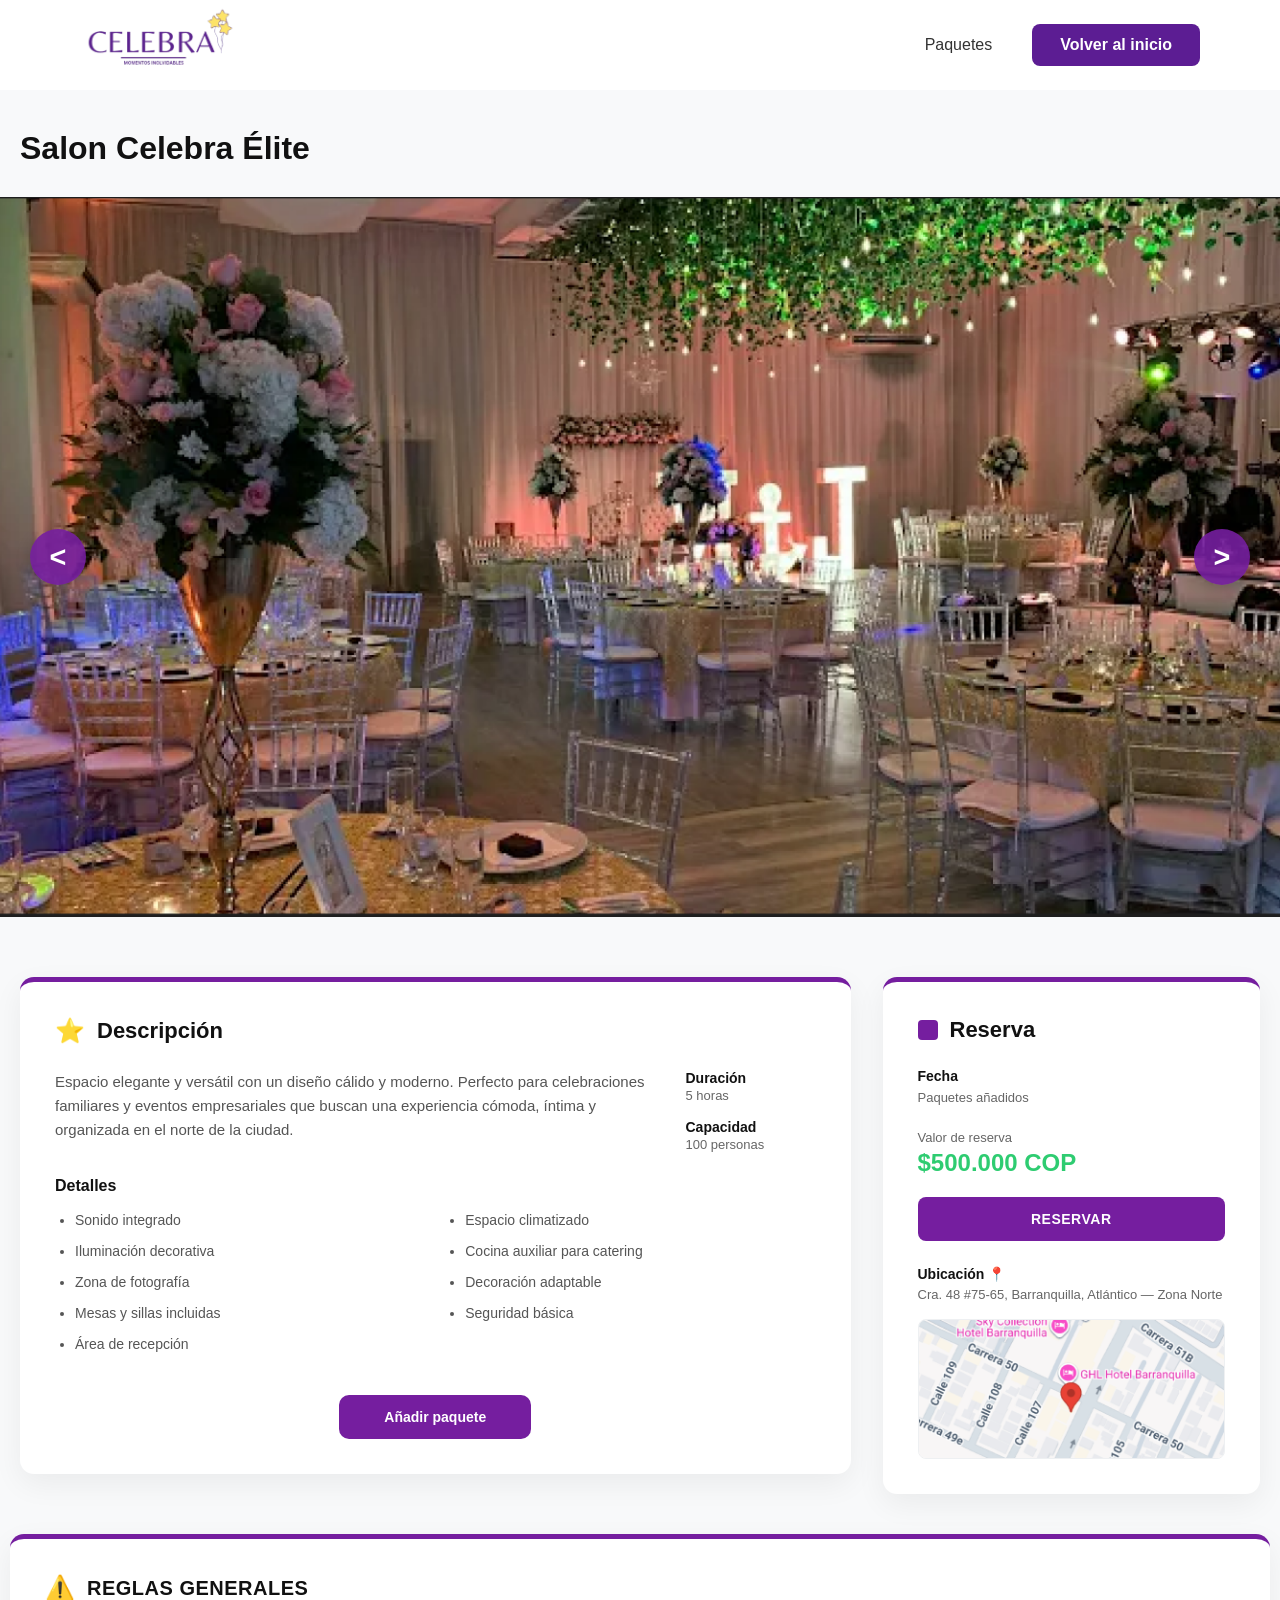
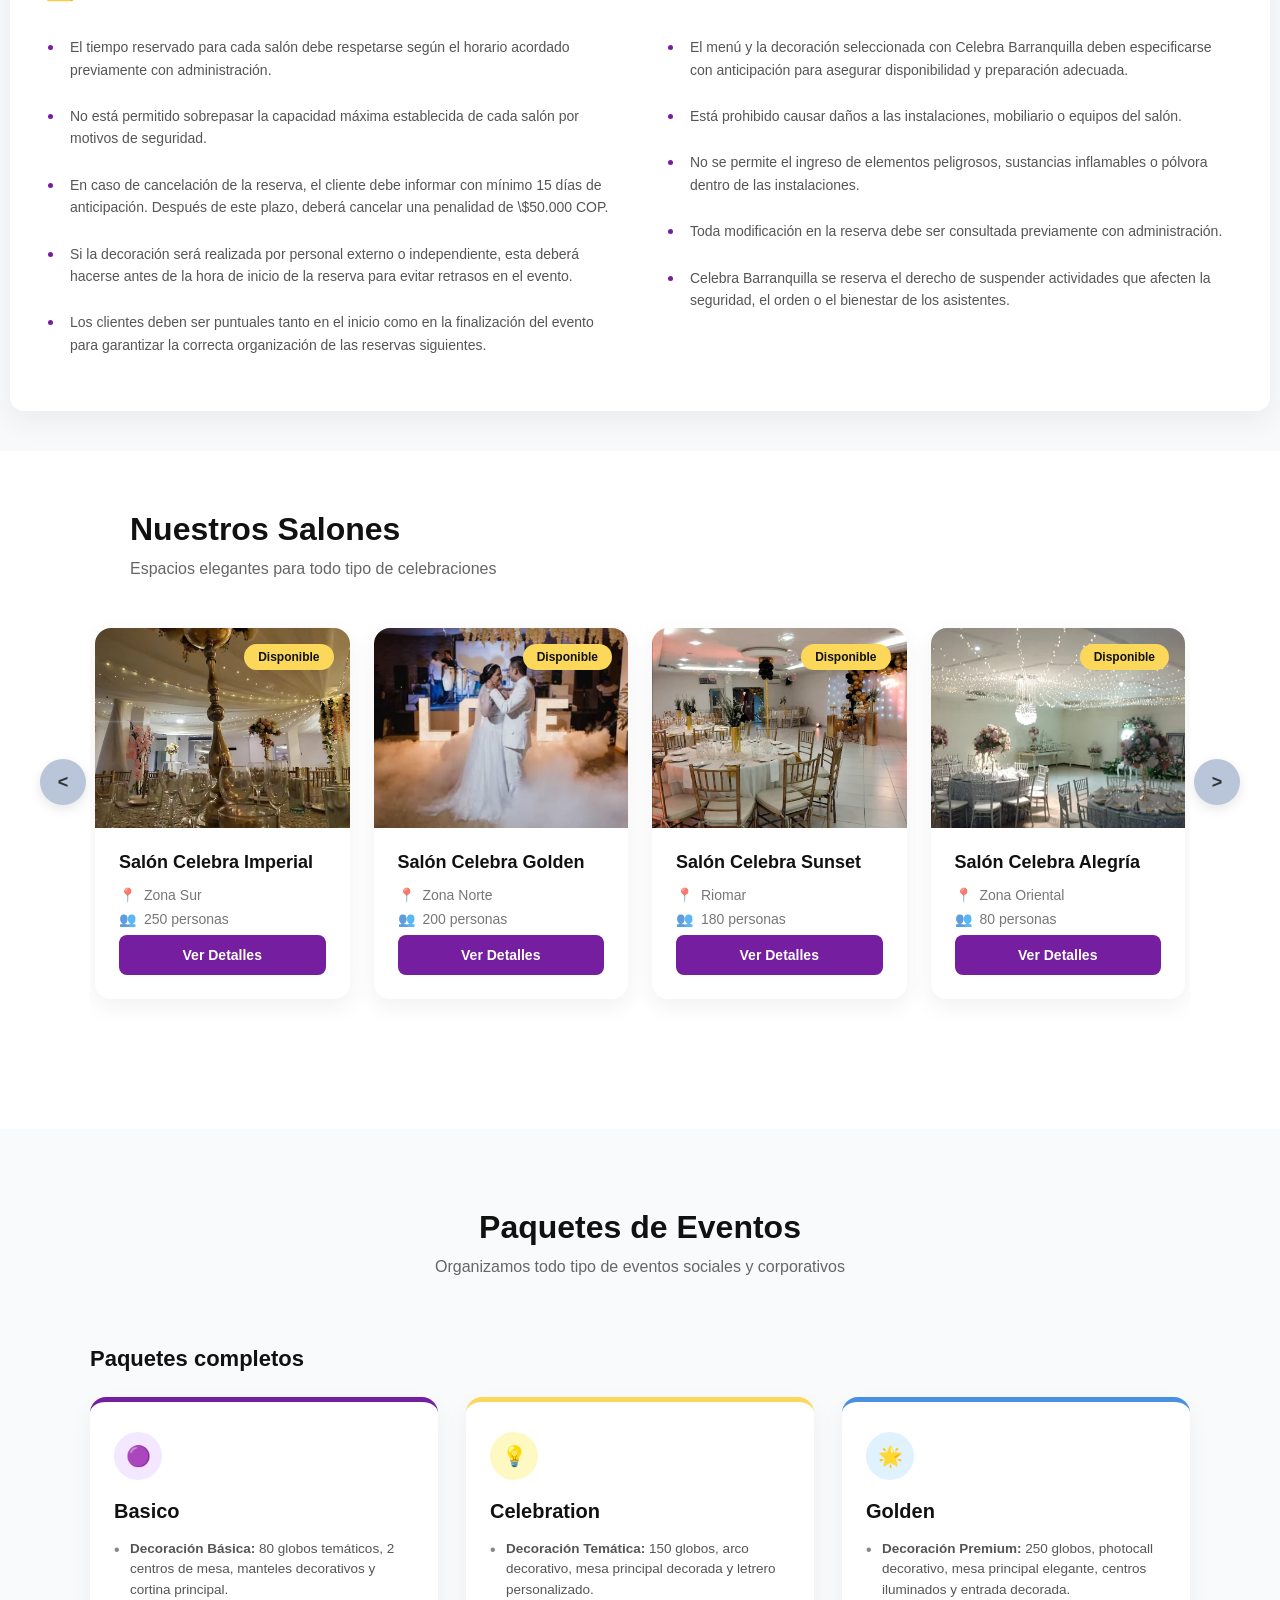
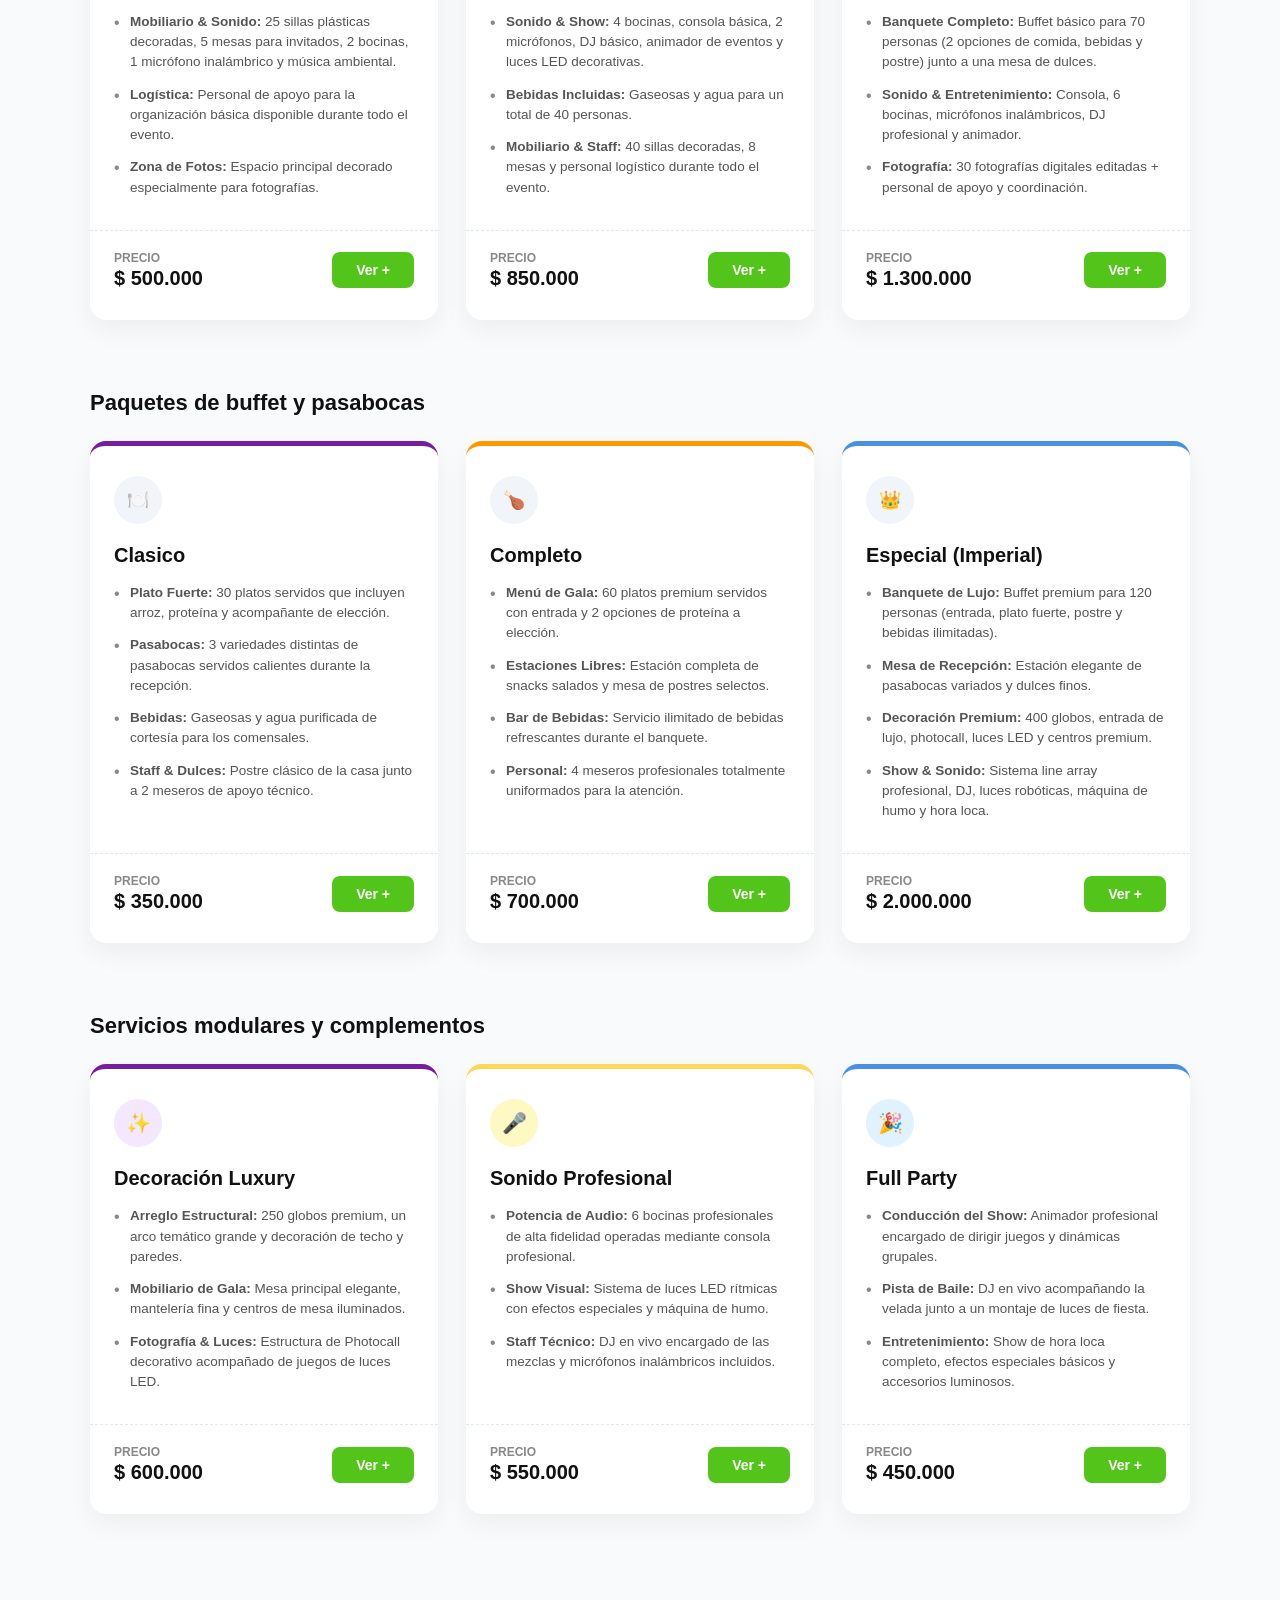
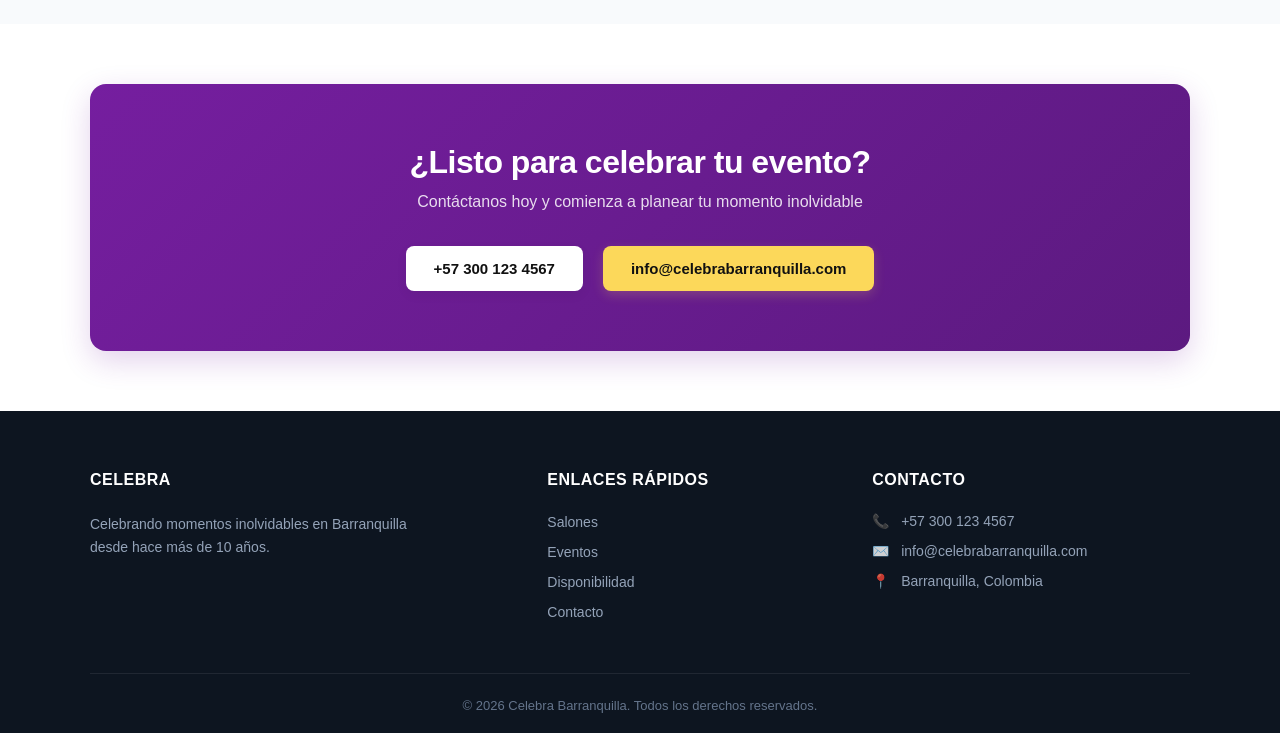
<file: elite.html>
<!DOCTYPE html>
<html lang="es">
<head>
    <meta charset="UTF-8">
    <meta name="viewport" content="width=device-width, initial-scale=1.0">
    <title>Salón Celebra Élite - Detalles</title>
    <!-- Enlazado a tu archivo CSS principal unificado -->
    <link rel="stylesheet" href="static/salones.css">
</head>
<body>

    <!-- 1. HEADER (Fondo Blanco) -->
    <header class="header">
        <div class="logo">
             <img src="static/logo.png" alt="Logo Celebra">
        </div>
        <nav class="navbar">
            <a href="#seccion-paquetes">Paquetes</a>
        </nav>
        <a href="index.html" class="btn-register">
            Volver al inicio
        </a>
    </header>

    <!-- CONTENEDOR PRINCIPAL SEMÁNTICO -->
    <main class="salon-details-main">
        <div class="salon-container">

            <!-- Título del Salón ubicado antes de las imágenes -->
            <h1 class="salon-main-title">Salon Celebra Élite</h1>

            <!-- Banner / Galería de Fotos del Salón con Botones Flotantes -->
            <div class="salon-gallery-wrapper">
                <!-- Botón Izquierdo -->
                <button class="gallery-btn btn-prev" id="galleryPrevBtn" aria-label="Anterior">&lt;</button>
                
                <!-- El riel de imágenes adaptado a la estructura local de Élite -->
                <div class="salon-gallery-track" id="salonGalleryTrack">
                    <img src="static/e1.png" alt="Vista del Salón Élite 1">
                    <img src="static/e2.png" alt="Vista del Salón Élite 2">
                    <img src="static/e3.png" alt="Vista del Salón Élite 3">
                    <img src="static/e4.png" alt="Vista del Salón Élite 4">
                </div>

                <!-- Botón Derecho -->
                <button class="gallery-btn btn-next" id="galleryNextBtn" aria-label="Siguiente">&gt;</button>
            </div>

            <!-- Grilla de Información: Descripción y Reserva -->
            <div class="details-grid">
                <!-- TARJETA IZQUIERDA: DESCRIPCIÓN -->
                <div class="description-card card">
                    <div class="card-header">
                        <span class="icon-star-filled">⭐</span>
                        <h3>Descripción</h3>
                    </div>
                    
                    <!-- Bloque intermedio: Texto + Info técnica de Élite -->
                    <div class="description-body-wrapper">
                        <p class="description-text">Espacio elegante y versátil con un diseño cálido y moderno. Perfecto para celebraciones familiares y eventos empresariales que buscan una experiencia cómoda, íntima y organizada en el norte de la ciudad.</p>
                        
                        <div class="tech-info-specs">
                            <div class="spec-item">
                                <strong>Duración</strong>
                                <span>5 horas</span>
                            </div>
                            <div class="spec-item">
                                <strong>Capacidad</strong>
                                <span>100 personas</span>
                            </div>
                        </div>
                    </div>
                    
                    <h4>Detalles</h4>
                    <div class="details-list-grid">
                        <ul>
                            <li>Sonido integrado</li>
                            <li>Iluminación decorativa</li>
                            <li>Zona de fotografía</li>
                            <li>Mesas y sillas incluidas</li>
                            <li>Área de recepción</li>
                        </ul>
                        <ul>
                            <li>Espacio climatizado</li>
                            <li>Cocina auxiliar para catering</li>
                            <li>Decoración adaptable</li>
                            <li>Seguridad básica</li>
                        </ul>
                    </div>
                    <div class="btn-container-center">
                        <a href="#seccion-paquetes" class="add-package-btn" style="text-decoration: none; display: inline-block;">Añadir paquete</a>
                    </div>
                </div>

                <!-- TARJETA DERECHA: RESERVA -->
                <div class="reservation-card card">
                    <div class="card-header">
                        <div class="package-icon purple-square"></div>
                        <h3>Reserva</h3>
                    </div>
                    
                    <div class="reservation-meta-info">
                        <span class="meta-label">Fecha</span>
                        <span class="meta-sub">Paquetes añadidos</span>
                    </div>
                    
                    <div class="reservation-price-block">
                        <p class="price-label">Valor de reserva</p>
                        <p class="reservation-price">$500.000 COP</p> <!-- Precio exclusivo de Élite -->
                    </div>
                    
                    <a href="reserva.html" class="reserve-btn">RESERVAR</a>
                    
                    <div class="location-details-block">
                        <p class="location-title">Ubicación 📍</p>
                        <p class="location-address">Cra. 48 #75-65, Barranquilla, Atlántico — Zona Norte</p>
                    </div>
                    
                    <div class="map-placeholder">
                        <img src="static/mapa.png" alt="Mapa de ubicación Élite">
                    </div>
                </div>
            </div>

            <!-- SECCIÓN: REGLAS GENERALES -->
            <div class="rules-section card">
                <div class="card-header">
                    <span class="icon-warning-filled"></span>
                    <h3>REGLAS GENERALES</h3>
                </div>
                <div class="rules-grid">
                    <ul>
                        <li>El tiempo reservado para cada salón debe respetarse según el horario acordado previamente con administración.</li>
                        <li>No está permitido sobrepasar la capacidad máxima establecida de cada salón por motivos de seguridad.</li>
                        <li>En caso de cancelación de la reserva, el cliente debe informar con mínimo 15 días de anticipación. Después de este plazo, deberá cancelar una penalidad de \$50.000 COP.</li>
                        <li>Si la decoración será realizada por personal externo o independiente, esta deberá hacerse antes de la hora de inicio de la reserva para evitar retrasos en el evento.</li>
                        <li>Los clientes deben ser puntuales tanto en el inicio como en la finalización del evento para garantizar la correcta organización de las reservas siguientes.</li>
                    </ul>
                    <ul>
                        <li>El menú y la decoración seleccionada con Celebra Barranquilla deben especificarse con anticipación para asegurar disponibilidad y preparación adecuada.</li>
                        <li>Está prohibido causar daños a las instalaciones, mobiliario o equipos del salón.</li>
                        <li>No se permite el ingreso de elementos peligrosos, sustancias inflamables o pólvora dentro de las instalaciones.</li>
                        <li>Toda modificación en la reserva debe ser consultada previamente con administración.</li>
                        <li>Celebra Barranquilla se reserva el derecho de suspender actividades que afecten la seguridad, el orden o el bienestar de los asistentes.</li>
                    </ul>
                </div>
            </div>

        </div> <!-- Fin de .salon-container -->
    </main>

    <!-- 4. SECCIÓN NUESTROS SALONES (Carrusel Deslizante de Recomendados) -->
    <section class="rooms-section" id="nuestros-salones">
        <div class="rooms-header">
            <h2>Nuestros Salones</h2>
            <p>Espacios elegantes para todo tipo de celebraciones</p>
        </div>
        <div class="carousel-wrapper">
            <button class="carousel-btn btn-prev" id="prevBtn" aria-label="Anterior">&lt;</button>
            
            <div class="rooms-container" id="carouselTrack">
                <!-- Tarjeta 1: Imperial -->
                <div class="room-card">
                    <div class="room-image">
                        <span class="badge-available">Disponible</span>
                        <img src="static/salon_imperial.png" alt="salon celebra imperial">
                    </div>
                    <div class="room-info">
                        <h3>Salón Celebra Imperial</h3>
                        <p class="room-meta"><span class="icon">📍</span> Zona Sur</p>
                        <p class="room-meta"><span class="icon">👥</span> 250 personas</p>
                        <a href="imperial.html" class="btn-details">Ver Detalles</a>
                    </div>
                </div>
                <!-- Tarjeta 3: Golden -->
                <div class="room-card">
                    <div class="room-image">
                        <span class="badge-available">Disponible</span>
                    <img src="static/salon1.png" alt="salon celebra golden">
                    </div>
                    <div class="room-info">
                        <h3>Salón Celebra Golden</h3>
                        <p class="room-meta"><span class="icon">📍</span> Zona Norte</p>
                        <p class="room-meta"><span class="icon">👥</span> 200 personas</p>
                        <a href="golden.html" class="btn-details">Ver Detalles</a>
                    </div>
                </div>


                <!-- Tarjeta 4: Salón Celebra Sunset -->
                <div class="room-card">
                    <div class="room-image">
                        <span class="badge-available">Disponible</span>
                        <img src="static/salon3.png" alt="salon celebra Sunset">
                    </div>
                    <div class="room-info">
                        <h3>Salón Celebra Sunset</h3>
                        <p class="room-meta"><span class="icon">📍</span> Riomar</p>
                        <p class="room-meta"><span class="icon">👥</span> 180 personas</p>
                        <a href="sunset.html" class="btn-details">Ver Detalles</a>
                    </div>
                </div>

                <!-- Tarjeta 5: Salón Celebra Alegría -->
                <div class="room-card">
                    <div class="room-image">
                        <span class="badge-available">Disponible</span>
                        <img src="static/salon4.png" alt="salon celebra alegria">
                    </div>
                    <div class="room-info">
                        <h3>Salón Celebra Alegría</h3>
                        <p class="room-meta"><span class="icon">📍</span> Zona Oriental</p>
                        <p class="room-meta"><span class="icon">👥</span> 80 personas</p>
                        <a href="alegria.html" class="btn-details">Ver Detalles</a>
                    </div>
                </div>

            </div>

            <!-- Botón de Control Derecho -->
                        <!-- Botón de Control Derecho -->
            <button class="carousel-btn btn-next" id="nextBtn" aria-label="Siguiente">&gt;</button>
        </div>
    </section>

    <!-- CONTROL LÓGICO DEL CARRUSEL -->
    <script>
        const track = document.getElementById('carouselTrack');
        const prevBtn = document.getElementById('prevBtn');
        const nextBtn = document.getElementById('nextBtn');

        // Calcula el tamaño exacto del desplazamiento tomando en cuenta la tarjeta y el espacio (gap)
        const getScrollAmount = () => {
            const card = document.querySelector('.room-card');
            const gap = 24; 
            return card ? card.offsetWidth + gap : 300;
        };

        nextBtn.addEventListener('click', () => {
            track.scrollBy({ left: getScrollAmount(), behavior: 'smooth' });
        });

        prevBtn.addEventListener('click', () => {
            track.scrollBy({ left: -getScrollAmount(), behavior: 'smooth' });
        });
    </script>

        <!-- 5. SECCIÓN PAQUETES DE EVENTOS -->
    <section class="packages-section"  id="seccion-paquetes">
        
        <!-- Encabezado Principal -->
        <div class="packages-header">
            <h2>Paquetes de Eventos</h2>
            <p>Organizamos todo tipo de eventos sociales y corporativos</p>
        </div>

        <div class="packages-wrapper">
            
            <!-- SUBSECCIÓN 1: PAQUETES COMPLETOS -->
            <h3 class="category-title">Paquetes completos</h3>
            <div class="packages-grid">
                
                <!-- Tarjeta 1: Paquete Básico -->
                <div class="package-card border-purple">
                    <div class="package-info">
                        <div class="package-badge badge-purple">🟣</div>
                        <h4>Basico</h4>
                        <ul class="package-list">
                            <li><strong>Decoración Básica:</strong> 80 globos temáticos, 2 centros de mesa, manteles decorativos y cortina principal.</li>
                            <li><strong>Mobiliario & Sonido:</strong> 25 sillas plásticas decoradas, 5 mesas para invitados, 2 bocinas, 1 micrófono inalámbrico y música ambiental.</li>
                            <li><strong>Logística:</strong> Personal de apoyo para la organización básica disponible durante todo el evento.</li>
                            <li><strong>Zona de Fotos:</strong> Espacio principal decorado especialmente para fotografías.</li>
                        </ul>
                    </div>
                    <div class="package-footer">
                        <div class="package-price">
                            <span>Precio</span>
                            <strong>$ 500.000</strong>
                        </div>
                        <a href="#" class="btn-more">Ver +</a>
                    </div>
                </div>

                <!-- Tarjeta 2: Paquete Celebration -->
                <div class="package-card border-yellow">
                    <div class="package-info">
                        <div class="package-badge badge-yellow">💡</div>
                        <h4>Celebration</h4>
                        <ul class="package-list">
                            <li><strong>Decoración Temática:</strong> 150 globos, arco decorativo, mesa principal decorada y letrero personalizado.</li>
                            <li><strong>Sonido & Show:</strong> 4 bocinas, consola básica, 2 micrófonos, DJ básico, animador de eventos y luces LED decorativas.</li>
                            <li><strong>Bebidas Incluidas:</strong> Gaseosas y agua para un total de 40 personas.</li>
                            <li><strong>Mobiliario & Staff:</strong> 40 sillas decoradas, 8 mesas y personal logístico durante todo el evento.</li>
                        </ul>
                    </div>
                    <div class="package-footer">
                        <div class="package-price">
                            <span>Precio</span>
                            <strong>$ 850.000</strong>
                        </div>
                        <a href="#" class="btn-more">Ver +</a>
                    </div>
                </div>

                <!-- Tarjeta 3: Paquete Golden -->
                <div class="package-card border-blue">
                    <div class="package-info">
                        <div class="package-badge badge-blue">🌟</div>
                        <h4>Golden</h4>
                        <ul class="package-list">
                            <li><strong>Decoración Premium:</strong> 250 globos, photocall decorativo, mesa principal elegante, centros iluminados y entrada decorada.</li>
                            <li><strong>Banquete Completo:</strong> Buffet básico para 70 personas (2 opciones de comida, bebidas y postre) junto a una mesa de dulces.</li>
                            <li><strong>Sonido & Entretenimiento:</strong> Consola, 6 bocinas, micrófonos inalámbricos, DJ profesional y animador.</li>
                            <li><strong>Fotografía:</strong> 30 fotografías digitales editadas + personal de apoyo y coordinación.</li>
                        </ul>
                    </div>
                    <div class="package-footer">
                        <div class="package-price">
                            <span>Precio</span>
                            <strong>$ 1.300.000</strong>
                        </div>
                        <a href="#" class="btn-more">Ver +</a>
                    </div>
                </div>

            </div> <!-- Fin de la grilla de paquetes completos -->
                        <!-- SUBSECCIÓN 2: PAQUETES DE BUFFET Y PASABOCAS -->
            <h3 class="category-title">Paquetes de buffet y pasabocas</h3>
            <div class="packages-grid">
                
                <!-- Tarjeta 4: Buffet Clásico -->
                <div class="package-card border-purple">
                    <div class="package-info">
                        <div class="package-badge badge-gray">🍽️</div>
                        <h4>Clasico</h4>
                        <ul class="package-list">
                            <li><strong>Plato Fuerte:</strong> 30 platos servidos que incluyen arroz, proteína y acompañante de elección.</li>
                            <li><strong>Pasabocas:</strong> 3 variedades distintas de pasabocas servidos calientes durante la recepción.</li>
                            <li><strong>Bebidas:</strong> Gaseosas y agua purificada de cortesía para los comensales.</li>
                            <li><strong>Staff & Dulces:</strong> Postre clásico de la casa junto a 2 meseros de apoyo técnico.</li>
                        </ul>
                    </div>
                    <div class="package-footer">
                        <div class="package-price">
                            <span>Precio</span>
                            <strong>$ 350.000</strong>
                        </div>
                        <a href="#" class="btn-more">Ver +</a>
                    </div>
                </div>

                <!-- Tarjeta 5: Buffet Premium (Presentado como Completo) -->
                <div class="package-card border-orange">
                    <div class="package-info">
                        <div class="package-badge badge-gray">🍗</div>
                        <h4>Completo</h4>
                        <ul class="package-list">
                            <li><strong>Menú de Gala:</strong> 60 platos premium servidos con entrada y 2 opciones de proteína a elección.</li>
                            <li><strong>Estaciones Libres:</strong> Estación completa de snacks salados y mesa de postres selectos.</li>
                            <li><strong>Bar de Bebidas:</strong> Servicio ilimitado de bebidas refrescantes durante el banquete.</li>
                            <li><strong>Personal:</strong> 4 meseros profesionales totalmente uniformados para la atención.</li>
                        </ul>
                    </div>
                    <div class="package-footer">
                        <div class="package-price">
                            <span>Precio</span>
                            <strong>$ 700.000</strong>
                        </div>
                        <a href="#" class="btn-more">Ver +</a>
                    </div>
                </div>

                <!-- Tarjeta 6: Paquete Imperial (El paquete especial premium de comida y evento) -->
                <div class="package-card border-blue">
                    <div class="package-info">
                        <div class="package-badge badge-gray">👑</div>
                        <h4>Especial (Imperial)</h4>
                        <ul class="package-list">
                            <li><strong>Banquete de Lujo:</strong> Buffet premium para 120 personas (entrada, plato fuerte, postre y bebidas ilimitadas).</li>
                            <li><strong>Mesa de Recepción:</strong> Estación elegante de pasabocas variados y dulces finos.</li>
                            <li><strong>Decoración Premium:</strong> 400 globos, entrada de lujo, photocall, luces LED y centros premium.</li>
                            <li><strong>Show & Sonido:</strong> Sistema line array profesional, DJ, luces robóticas, máquina de humo y hora loca.</li>
                        </ul>
                    </div>
                    <div class="package-footer">
                        <div class="package-price">
                            <span>Precio</span>
                            <strong>$ 2.000.000</strong>
                        </div>
                        <a href="#" class="btn-more">Ver +</a>
                    </div>
                </div>

            </div> <!-- Fin de la grilla de paquetes de buffet -->
                        <!-- SUBSECCIÓN 3: SERVICIOS MODULARES Y COMPLEMENTOS -->
            <h3 class="category-title">Servicios modulares y complementos</h3>
            <div class="packages-grid">
                
                <!-- Tarjeta 7: Decoración Luxury -->
                <div class="package-card border-purple">
                    <div class="package-info">
                        <div class="package-badge badge-purple">✨</div>
                        <h4>Decoración Luxury</h4>
                        <ul class="package-list">
                            <li><strong>Arreglo Estructural:</strong> 250 globos premium, un arco temático grande y decoración de techo y paredes.</li>
                            <li><strong>Mobiliario de Gala:</strong> Mesa principal elegante, mantelería fina y centros de mesa iluminados.</li>
                            <li><strong>Fotografía & Luces:</strong> Estructura de Photocall decorativo acompañado de juegos de luces LED.</li>
                        </ul>
                    </div>
                    <div class="package-footer">
                        <div class="package-price">
                            <span>Precio</span>
                            <strong>$ 600.000</strong>
                        </div>
                        <a href="#" class="btn-more">Ver +</a>
                    </div>
                </div>

                <!-- Tarjeta 8: Sonido Profesional -->
                <div class="package-card border-yellow">
                    <div class="package-info">
                        <div class="package-badge badge-yellow">🎤</div>
                        <h4>Sonido Profesional</h4>
                        <ul class="package-list">
                            <li><strong>Potencia de Audio:</strong> 6 bocinas profesionales de alta fidelidad operadas mediante consola profesional.</li>
                            <li><strong>Show Visual:</strong> Sistema de luces LED rítmicas con efectos especiales y máquina de humo.</li>
                            <li><strong>Staff Técnico:</strong> DJ en vivo encargado de las mezclas y micrófonos inalámbricos incluidos.</li>
                        </ul>
                    </div>
                    <div class="package-footer">
                        <div class="package-price">
                            <span>Precio</span>
                            <strong>$ 550.000</strong>
                        </div>
                        <a href="#" class="btn-more">Ver +</a>
                    </div>
                </div>

                <!-- Tarjeta 9: Animación Full Party -->
                <div class="package-card border-blue">
                    <div class="package-info">
                        <div class="package-badge badge-blue">🎉</div>
                        <h4>Full Party</h4>
                        <ul class="package-list">
                            <li><strong>Conducción del Show:</strong> Animador profesional encargado de dirigir juegos y dinámicas grupales.</li>
                            <li><strong>Pista de Baile:</strong> DJ en vivo acompañando la velada junto a un montaje de luces de fiesta.</li>
                            <li><strong>Entretenimiento:</strong> Show de hora loca completo, efectos especiales básicos y accesorios luminosos.</li>
                        </ul>
                    </div>
                    <div class="package-footer">
                        <div class="package-price">
                            <span>Precio</span>
                            <strong>$ 450.000</strong>
                        </div>
                        <a href="#" class="btn-more">Ver +</a>
                    </div>
                </div>

            </div> <!-- Fin de la grilla de servicios modulares -->

        </div> <!-- Fin de la envoltura wrapper -->
    </section> <!-- Fin de la sección general de paquetes -->

        <!-- 6. SECCIÓN LLAMADA A LA ACCIÓN (CTA MORADO) -->
    <section class="cta-section">
        <div class="cta-container">
            <h2>¿Listo para celebrar tu evento?</h2>
            <p>Contáctanos hoy y comienza a planear tu momento inolvidable</p>
            <div class="cta-buttons">
                <a href="tel:+573001234567" class="btn-cta-white">
                     +57 300 123 4567
                </a>
                <a href="mailto:info@celebrabarranquilla.com" class="btn-cta-yellow">
                    info@celebrabarranquilla.com
                </a>
            </div>
        </div>
    </section>

    <!-- 7. FOOTER PRINCIPAL (FONDO OSCURO) -->
    <footer class="main-footer">
        <div class="footer-container">
            
            <!-- Columna 1: Marca -->
            <div class="footer-col">
                <h3>CELEBRA</h3>
                <p>Celebrando momentos inolvidables en Barranquilla desde hace más de 10 años.</p>
            </div>

            <!-- Columna 2: Enlaces Rápidos -->
            <div class="footer-col">
                <h3>Enlaces Rápidos</h3>
                <ul class="footer-links">
                    <li><a href="#nuestros-salones">Salones</a></li>
                    <li><a href="#paquetes">Eventos</a></li>
                    <li><a href="#nuestros-salones">Disponibilidad</a></li>
                    <li><a href="#contacto">Contacto</a></li>
                </ul>
            </div>

            <!-- Columna 3: Información de Contacto -->
            <div class="footer-col">
                <h3>Contacto</h3>
                <ul class="footer-contact">
                    <li><span class="icon">📞</span> +57 300 123 4567</li>
                    <li><span class="icon">✉️</span> info@celebrabarranquilla.com</li>
                    <li><span class="icon">📍</span> Barranquilla, Colombia</li>
                </ul>
            </div>

        </div>

        <!-- Barra Inferior de Copyright -->
        <div class="footer-bottom">
            <p>&copy; 2026 Celebra Barranquilla. Todos los derechos reservados.</p>
        </div>
    </footer>
    <!-- LÓGICA DE MOVIMIENTO POR BOTONES (GALERÍA SUPERIOR ANCHO COMPLETO) -->
    <script>
        document.addEventListener('DOMContentLoaded', function() {
            // Seleccionamos el riel de las fotos y los dos botones por sus IDs únicos
            const galleryTrack = document.getElementById('salonGalleryTrack');
            const galleryPrevBtn = document.getElementById('galleryPrevBtn');
            const galleryNextBtn = document.getElementById('galleryNextBtn');

            if (galleryTrack && galleryPrevBtn && galleryNextBtn) {
                
                // EVENTO: Clic en la Flecha Derecha (Siguiente)
                galleryNextBtn.addEventListener('click', () => {
                    galleryTrack.scrollBy({
                        left: window.innerWidth, // Avanza exactamente el ancho total de la pantalla
                        behavior: 'smooth'       // Movimiento fluido premium tipo Figma
                    });
                });

                // EVENTO: Clic en la Flecha Izquierda (Anterior)
                galleryPrevBtn.addEventListener('click', () => {
                    galleryTrack.scrollBy({
                        left: -window.innerWidth, // Retrocede exactamente el ancho total de la pantalla
                        behavior: 'smooth'        // Movimiento fluido premium tipo Figma
                    });
                });
            }
        });
    </script>




</body>
</html>
</file>
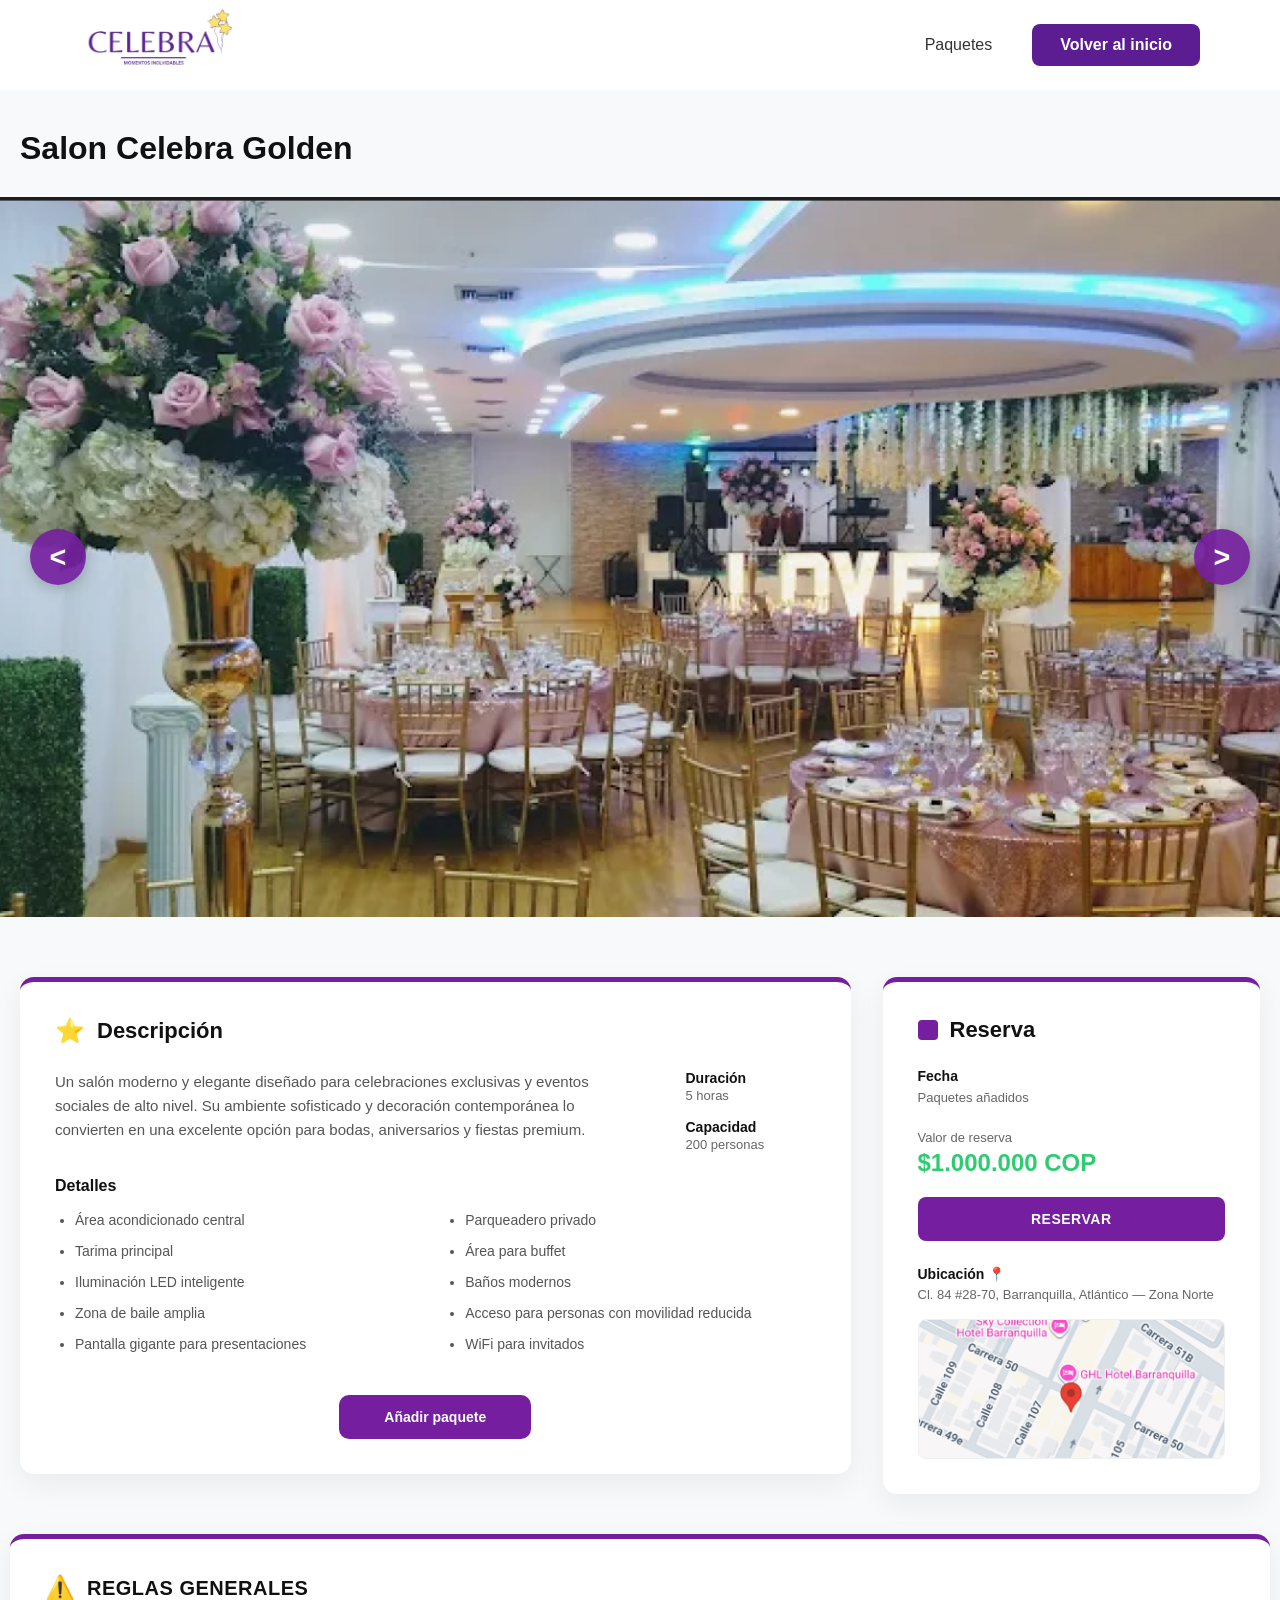
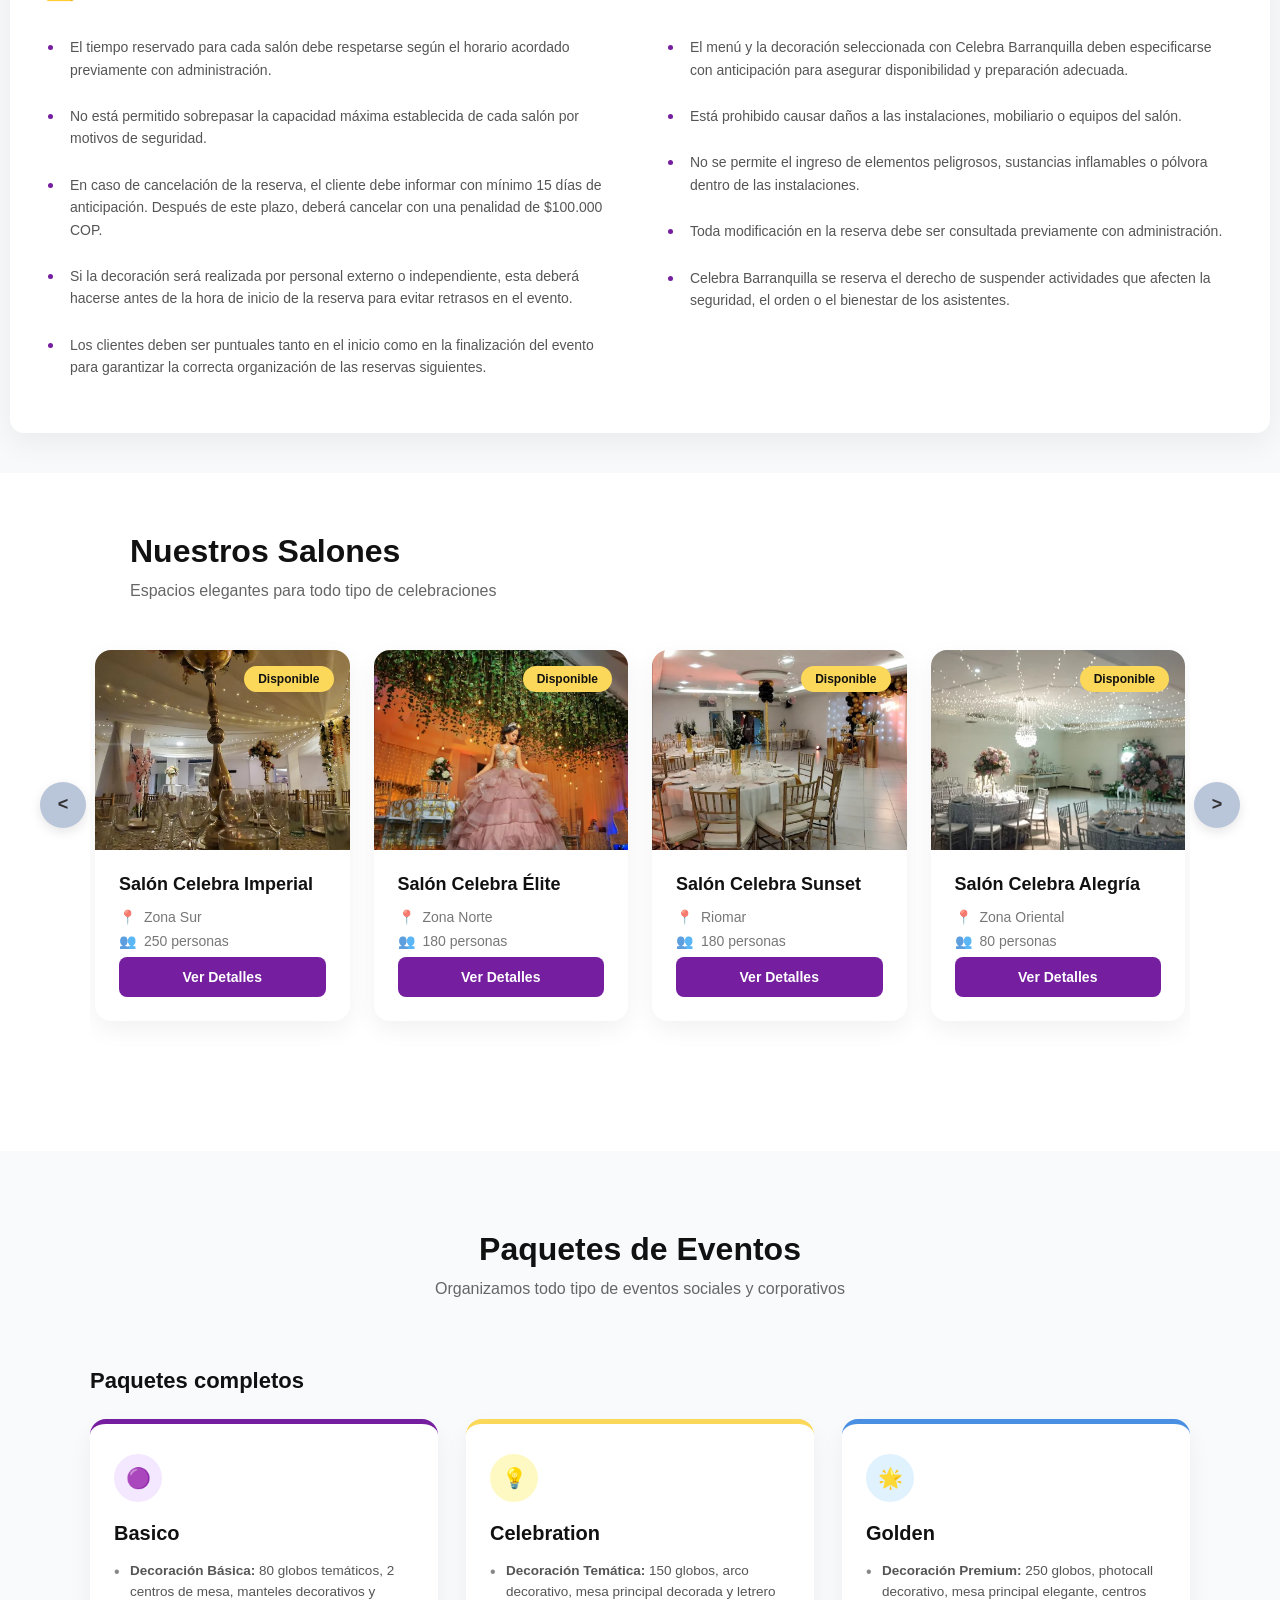
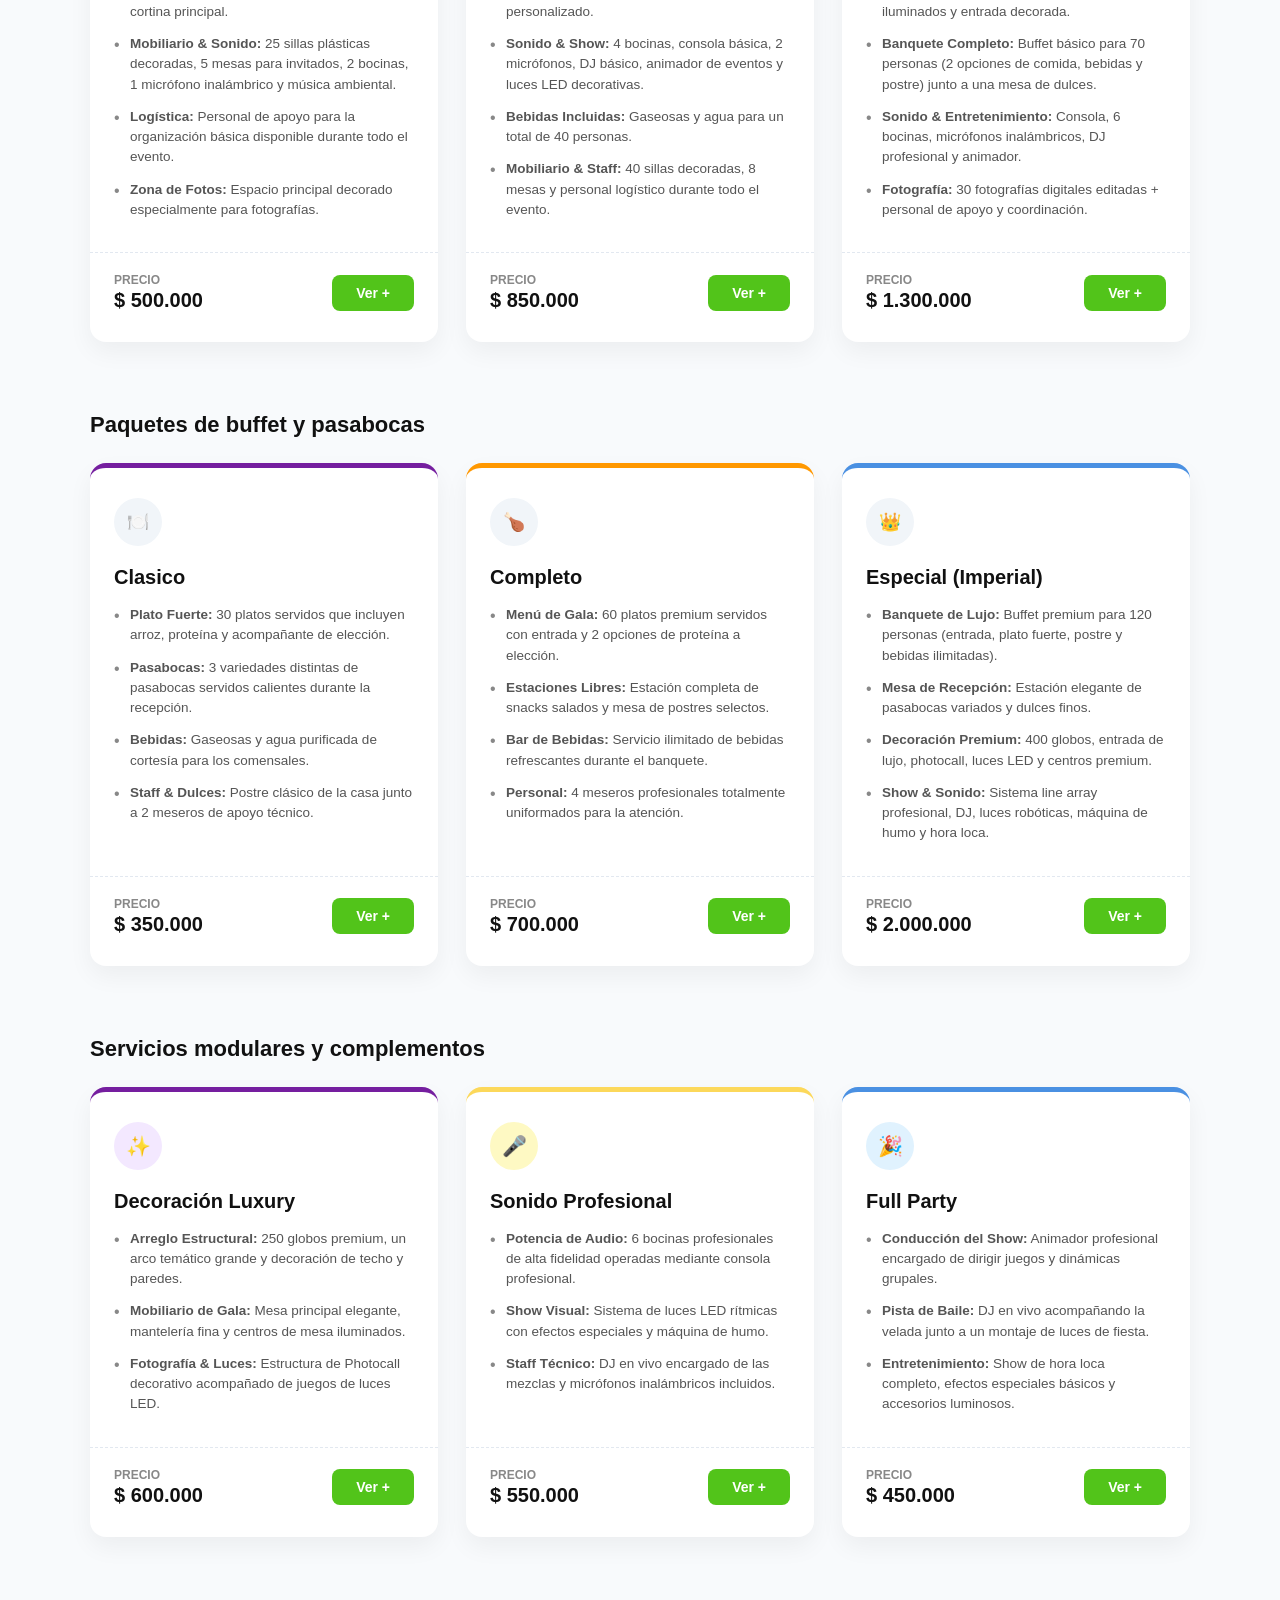
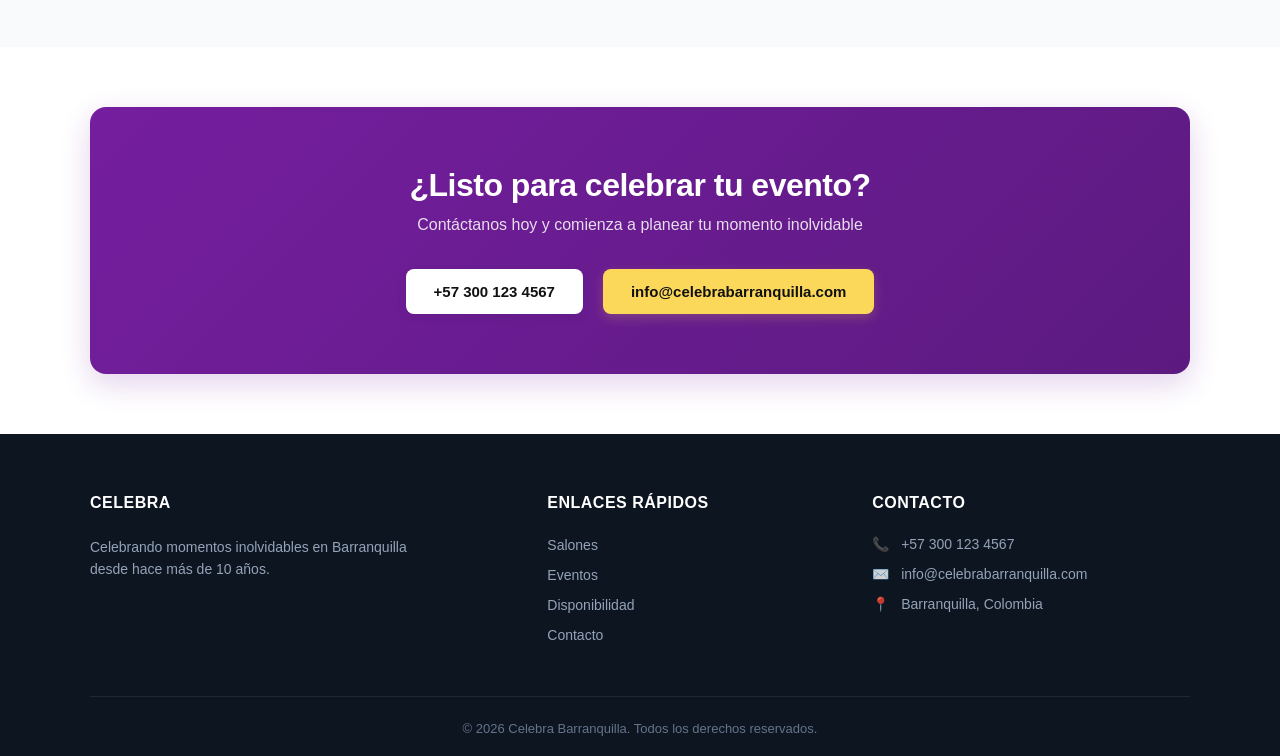
<file: golden.html>
<!DOCTYPE html>
<html lang="es">
<head>
    <meta charset="UTF-8">
    <meta name="viewport" content="width=device-width, initial-scale=1.0">
    <title>Salón Celebra Golden - Detalles</title>
    <link rel="stylesheet" href="static/salones.css">
</head>
<body>

    <!-- 1. HEADER (Fondo Blanco) -->
    <header class="header">
        <div class="logo">
             <img src="static/logo.png" alt="Logo Celebra">
        </div>
        <nav class="navbar">
            <a href="#seccion-paquetes">Paquetes</a>
        </nav>
        <a href="index.html" class="btn-register">
            Volver al inicio
        </a>
    </header>

    <!-- CONTENEDOR PRINCIPAL SEMÁNTICO -->
    <main class="salon-details-main">
        <div class="salon-container">

            <!-- NUEVO: Título del Salón ubicado antes de las imágenes -->
            <h1 class="salon-main-title">Salon Celebra Golden</h1>

            <!-- Banner / Galería de Fotos del Salón con Botones -->
            <div class="salon-gallery-wrapper">
                <!-- Botón Izquierdo -->
                <button class="gallery-btn btn-prev" id="galleryPrevBtn" aria-label="Anterior">&lt;</button>
                
                <!-- El riel de imágenes -->
                <div class="salon-gallery-track" id="salonGalleryTrack">
                    <img src="static/g1.png" alt="Vista del Salón 1">
                    <img src="static/g2.png" alt="Vista del Salón 2">
                    <img src="static/g3.png" alt="Vista del Salón 3">
                    <img src="static/g4.png" alt="Vista del Salón 4">
                </div>

                <!-- Botón Derecho -->
                <button class="gallery-btn btn-next" id="galleryNextBtn" aria-label="Siguiente">&gt;</button>
            </div>

            <!-- Grilla de Información: Descripción y Reserva -->
            <div class="details-grid">
                <!-- TARJETA IZQUIERDA: DESCRIPCIÓN -->
                <div class="description-card card">
                    <div class="card-header">
                        <span class="icon-star-filled">⭐</span>
                        <h3>Descripción</h3>
                    </div>
                    
                    <!-- Bloque intermedio: Texto + Info técnica (Duración/Capacidad) -->
                    <div class="description-body-wrapper">
                        <p class="description-text">Un salón moderno y elegante diseñado para celebraciones exclusivas y eventos sociales de alto nivel. Su ambiente sofisticado y decoración contemporánea lo convierten en una excelente opción para bodas, aniversarios y fiestas premium.</p>
                        
                        <div class="tech-info-specs">
                            <div class="spec-item">
                                <strong>Duración</strong>
                                <span>5 horas</span>
                            </div>
                            <div class="spec-item">
                                <strong>Capacidad</strong>
                                <span>200 personas</span>
                            </div>
                        </div>
                    </div>
                    
                    <h4>Detalles</h4>
                    <div class="details-list-grid">
                        <ul>
                            <li>Área acondicionado central</li>
                            <li>Tarima principal</li>
                            <li>Iluminación LED inteligente</li>
                            <li>Zona de baile amplia</li>
                            <li>Pantalla gigante para presentaciones</li>
                        </ul>
                        <ul>
                            <li>Parqueadero privado</li>
                            <li>Área para buffet</li>
                            <li>Baños modernos</li>
                            <li>Acceso para personas con movilidad reducida</li>
                            <li>WiFi para invitados</li>
                        </ul>
                    </div>
                    <div class="btn-container-center">
                        <!-- El href apunta al ID de la sección a la que queremos viajar -->
                        <a href="#seccion-paquetes" class="add-package-btn" style="text-decoration: none; display: inline-block;">Añadir paquete</a>
                    </div>

                </div>

                <!-- TARJETA DERECHA: RESERVA -->
                <div class="reservation-card card">
                    <div class="card-header">
                        <div class="package-icon purple-square"></div>
                        <h3>Reserva</h3>
                    </div>
                    
                    <div class="reservation-meta-info">
                        <span class="meta-label">Fecha</span>
                        <span class="meta-sub">Paquetes añadidos</span>
                    </div>
                    
                    <div class="reservation-price-block">
                        <p class="price-label">Valor de reserva</p>
                        <p class="reservation-price">$1.000.000 COP</p>
                    </div>
                    
                    <a href="reserva.html" class="reserve-btn">RESERVAR</a>
                    
                    <div class="location-details-block">
                        <p class="location-title">Ubicación 📍</p>
                        <p class="location-address">Cl. 84 #28-70, Barranquilla, Atlántico — Zona Norte</p>
                    </div>
                    
                    <div class="map-placeholder">
                        <img src="static/mapa.png" alt="Mapa de ubicación">
                    </div>
                </div>
            </div>

            <!-- SECCIÓN: REGLAS GENERALES -->
            <div class="rules-section card">
                <div class="card-header">
                    <span class="icon-warning-filled"></span>
                    <h3>REGLAS GENERALES</h3>
                </div>
                <div class="rules-grid">
                    <ul>
                        <li>El tiempo reservado para cada salón debe respetarse según el horario acordado previamente con administración.</li>
                        <li>No está permitido sobrepasar la capacidad máxima establecida de cada salón por motivos de seguridad.</li>
                        <li>En caso de cancelación de la reserva, el cliente debe informar con mínimo 15 días de anticipación. Después de este plazo, deberá cancelar con una penalidad de $100.000 COP.</li>
                        <li>Si la decoración será realizada por personal externo o independiente, esta deberá hacerse antes de la hora de inicio de la reserva para evitar retrasos en el evento.</li>
                        <li>Los clientes deben ser puntuales tanto en el inicio como en la finalización del evento para garantizar la correcta organización de las reservas siguientes.</li>
                    </ul>
                    <ul>
                        <li>El menú y la decoración seleccionada con Celebra Barranquilla deben especificarse con anticipación para asegurar disponibilidad y preparación adecuada.</li>
                        <li>Está prohibido causar daños a las instalaciones, mobiliario o equipos del salón.</li>
                        <li>No se permite el ingreso de elementos peligrosos, sustancias inflamables o pólvora dentro de las instalaciones.</li>
                        <li>Toda modificación en la reserva debe ser consultada previamente con administración.</li>
                        <li>Celebra Barranquilla se reserva el derecho de suspender actividades que afecten la seguridad, el orden o el bienestar de los asistentes.</li>
                    </ul>
                </div>
            </div>

        </div> <!-- Fin de .salon-container -->
    </main> <!-- Fin de .salon-details-main -->


    <!-- 4. SECCIÓN NUESTROS SALONES (Con Carrusel Deslizante) -->
    <!-- Busca el inicio de la sección de salones y déjalo así: -->
    <section class="rooms-section" id="nuestros-salones">
        <div class="rooms-header">
            <h2>Nuestros Salones</h2>
            <p>Espacios elegantes para todo tipo de celebraciones</p>
        </div>

        <div class="carousel-wrapper">
            <!-- Botón de Control Izquierdo -->
            <button class="carousel-btn btn-prev" id="prevBtn" aria-label="Anterior">&lt;</button>
            
            <!-- Contenedor Deslizante de las Tarjetas -->
            <div class="rooms-container" id="carouselTrack">
                
                <!-- Tarjeta 1: Salón Celebra Imperial -->
                <div class="room-card">
                    <div class="room-image">
                        <span class="badge-available">Disponible</span>
                        <img src="static/salon_imperial.png" alt="salon celebra imperial">
                    </div>
                    <div class="room-info">
                        <h3>Salón Celebra Imperial</h3>
                        <p class="room-meta"><span class="icon">📍</span> Zona Sur</p>
                        <p class="room-meta"><span class="icon">👥</span> 250 personas</p>
                        <a href="imperial.html" class="btn-details">Ver Detalles</a>
                    </div>
                </div>

                <!-- Tarjeta 3: Salón Celebra Élite -->
                <div class="room-card">
                    <div class="room-image">
                        <span class="badge-available">Disponible</span>
                        <img src="static/salon2.png" alt="salon celebra elite">
                    </div>
                    <div class="room-info">
                        <h3>Salón Celebra Élite</h3>
                        <p class="room-meta"><span class="icon">📍</span> Zona Norte</p>
                        <p class="room-meta"><span class="icon">👥</span> 180 personas</p>
                        <a href="elite.html" class="btn-details">Ver Detalles</a>
                    </div>
                </div>

                <!-- Tarjeta 4: Salón Celebra Sunset -->
                <div class="room-card">
                    <div class="room-image">
                        <span class="badge-available">Disponible</span>
                        <img src="static/salon3.png" alt="salon celebra Sunset">
                    </div>
                    <div class="room-info">
                        <h3>Salón Celebra Sunset</h3>
                        <p class="room-meta"><span class="icon">📍</span> Riomar</p>
                        <p class="room-meta"><span class="icon">👥</span> 180 personas</p>
                        <a href="sunset.html" class="btn-details">Ver Detalles</a>
                    </div>
                </div>

                <!-- Tarjeta 5: Salón Celebra Alegría -->
                <div class="room-card">
                    <div class="room-image">
                        <span class="badge-available">Disponible</span>
                        <img src="static/salon4.png" alt="salon celebra alegria">
                    </div>
                    <div class="room-info">
                        <h3>Salón Celebra Alegría</h3>
                        <p class="room-meta"><span class="icon">📍</span> Zona Oriental</p>
                        <p class="room-meta"><span class="icon">👥</span> 80 personas</p>
                        <a href="alegria.html" class="btn-details">Ver Detalles</a>
                    </div>
                </div>

            </div>

            <!-- Botón de Control Derecho -->
                        <!-- Botón de Control Derecho -->
            <button class="carousel-btn btn-next" id="nextBtn" aria-label="Siguiente">&gt;</button>
        </div>
    </section>

    <!-- CONTROL LÓGICO DEL CARRUSEL -->
    <script>
        const track = document.getElementById('carouselTrack');
        const prevBtn = document.getElementById('prevBtn');
        const nextBtn = document.getElementById('nextBtn');

        // Calcula el tamaño exacto del desplazamiento tomando en cuenta la tarjeta y el espacio (gap)
        const getScrollAmount = () => {
            const card = document.querySelector('.room-card');
            const gap = 24; 
            return card ? card.offsetWidth + gap : 300;
        };

        nextBtn.addEventListener('click', () => {
            track.scrollBy({ left: getScrollAmount(), behavior: 'smooth' });
        });

        prevBtn.addEventListener('click', () => {
            track.scrollBy({ left: -getScrollAmount(), behavior: 'smooth' });
        });
    </script>

        <!-- 5. SECCIÓN PAQUETES DE EVENTOS -->
    <section class="packages-section"  id="seccion-paquetes">
        
        <!-- Encabezado Principal -->
        <div class="packages-header">
            <h2>Paquetes de Eventos</h2>
            <p>Organizamos todo tipo de eventos sociales y corporativos</p>
        </div>

        <div class="packages-wrapper">
            
            <!-- SUBSECCIÓN 1: PAQUETES COMPLETOS -->
            <h3 class="category-title">Paquetes completos</h3>
            <div class="packages-grid">
                
                <!-- Tarjeta 1: Paquete Básico -->
                <div class="package-card border-purple">
                    <div class="package-info">
                        <div class="package-badge badge-purple">🟣</div>
                        <h4>Basico</h4>
                        <ul class="package-list">
                            <li><strong>Decoración Básica:</strong> 80 globos temáticos, 2 centros de mesa, manteles decorativos y cortina principal.</li>
                            <li><strong>Mobiliario & Sonido:</strong> 25 sillas plásticas decoradas, 5 mesas para invitados, 2 bocinas, 1 micrófono inalámbrico y música ambiental.</li>
                            <li><strong>Logística:</strong> Personal de apoyo para la organización básica disponible durante todo el evento.</li>
                            <li><strong>Zona de Fotos:</strong> Espacio principal decorado especialmente para fotografías.</li>
                        </ul>
                    </div>
                    <div class="package-footer">
                        <div class="package-price">
                            <span>Precio</span>
                            <strong>$ 500.000</strong>
                        </div>
                        <a href="#" class="btn-more">Ver +</a>
                    </div>
                </div>

                <!-- Tarjeta 2: Paquete Celebration -->
                <div class="package-card border-yellow">
                    <div class="package-info">
                        <div class="package-badge badge-yellow">💡</div>
                        <h4>Celebration</h4>
                        <ul class="package-list">
                            <li><strong>Decoración Temática:</strong> 150 globos, arco decorativo, mesa principal decorada y letrero personalizado.</li>
                            <li><strong>Sonido & Show:</strong> 4 bocinas, consola básica, 2 micrófonos, DJ básico, animador de eventos y luces LED decorativas.</li>
                            <li><strong>Bebidas Incluidas:</strong> Gaseosas y agua para un total de 40 personas.</li>
                            <li><strong>Mobiliario & Staff:</strong> 40 sillas decoradas, 8 mesas y personal logístico durante todo el evento.</li>
                        </ul>
                    </div>
                    <div class="package-footer">
                        <div class="package-price">
                            <span>Precio</span>
                            <strong>$ 850.000</strong>
                        </div>
                        <a href="#" class="btn-more">Ver +</a>
                    </div>
                </div>

                <!-- Tarjeta 3: Paquete Golden -->
                <div class="package-card border-blue">
                    <div class="package-info">
                        <div class="package-badge badge-blue">🌟</div>
                        <h4>Golden</h4>
                        <ul class="package-list">
                            <li><strong>Decoración Premium:</strong> 250 globos, photocall decorativo, mesa principal elegante, centros iluminados y entrada decorada.</li>
                            <li><strong>Banquete Completo:</strong> Buffet básico para 70 personas (2 opciones de comida, bebidas y postre) junto a una mesa de dulces.</li>
                            <li><strong>Sonido & Entretenimiento:</strong> Consola, 6 bocinas, micrófonos inalámbricos, DJ profesional y animador.</li>
                            <li><strong>Fotografía:</strong> 30 fotografías digitales editadas + personal de apoyo y coordinación.</li>
                        </ul>
                    </div>
                    <div class="package-footer">
                        <div class="package-price">
                            <span>Precio</span>
                            <strong>$ 1.300.000</strong>
                        </div>
                        <a href="#" class="btn-more">Ver +</a>
                    </div>
                </div>

            </div> <!-- Fin de la grilla de paquetes completos -->
                        <!-- SUBSECCIÓN 2: PAQUETES DE BUFFET Y PASABOCAS -->
            <h3 class="category-title">Paquetes de buffet y pasabocas</h3>
            <div class="packages-grid">
                
                <!-- Tarjeta 4: Buffet Clásico -->
                <div class="package-card border-purple">
                    <div class="package-info">
                        <div class="package-badge badge-gray">🍽️</div>
                        <h4>Clasico</h4>
                        <ul class="package-list">
                            <li><strong>Plato Fuerte:</strong> 30 platos servidos que incluyen arroz, proteína y acompañante de elección.</li>
                            <li><strong>Pasabocas:</strong> 3 variedades distintas de pasabocas servidos calientes durante la recepción.</li>
                            <li><strong>Bebidas:</strong> Gaseosas y agua purificada de cortesía para los comensales.</li>
                            <li><strong>Staff & Dulces:</strong> Postre clásico de la casa junto a 2 meseros de apoyo técnico.</li>
                        </ul>
                    </div>
                    <div class="package-footer">
                        <div class="package-price">
                            <span>Precio</span>
                            <strong>$ 350.000</strong>
                        </div>
                        <a href="#" class="btn-more">Ver +</a>
                    </div>
                </div>

                <!-- Tarjeta 5: Buffet Premium (Presentado como Completo) -->
                <div class="package-card border-orange">
                    <div class="package-info">
                        <div class="package-badge badge-gray">🍗</div>
                        <h4>Completo</h4>
                        <ul class="package-list">
                            <li><strong>Menú de Gala:</strong> 60 platos premium servidos con entrada y 2 opciones de proteína a elección.</li>
                            <li><strong>Estaciones Libres:</strong> Estación completa de snacks salados y mesa de postres selectos.</li>
                            <li><strong>Bar de Bebidas:</strong> Servicio ilimitado de bebidas refrescantes durante el banquete.</li>
                            <li><strong>Personal:</strong> 4 meseros profesionales totalmente uniformados para la atención.</li>
                        </ul>
                    </div>
                    <div class="package-footer">
                        <div class="package-price">
                            <span>Precio</span>
                            <strong>$ 700.000</strong>
                        </div>
                        <a href="#" class="btn-more">Ver +</a>
                    </div>
                </div>

                <!-- Tarjeta 6: Paquete Imperial (El paquete especial premium de comida y evento) -->
                <div class="package-card border-blue">
                    <div class="package-info">
                        <div class="package-badge badge-gray">👑</div>
                        <h4>Especial (Imperial)</h4>
                        <ul class="package-list">
                            <li><strong>Banquete de Lujo:</strong> Buffet premium para 120 personas (entrada, plato fuerte, postre y bebidas ilimitadas).</li>
                            <li><strong>Mesa de Recepción:</strong> Estación elegante de pasabocas variados y dulces finos.</li>
                            <li><strong>Decoración Premium:</strong> 400 globos, entrada de lujo, photocall, luces LED y centros premium.</li>
                            <li><strong>Show & Sonido:</strong> Sistema line array profesional, DJ, luces robóticas, máquina de humo y hora loca.</li>
                        </ul>
                    </div>
                    <div class="package-footer">
                        <div class="package-price">
                            <span>Precio</span>
                            <strong>$ 2.000.000</strong>
                        </div>
                        <a href="#" class="btn-more">Ver +</a>
                    </div>
                </div>

            </div> <!-- Fin de la grilla de paquetes de buffet -->
                        <!-- SUBSECCIÓN 3: SERVICIOS MODULARES Y COMPLEMENTOS -->
            <h3 class="category-title">Servicios modulares y complementos</h3>
            <div class="packages-grid">
                
                <!-- Tarjeta 7: Decoración Luxury -->
                <div class="package-card border-purple">
                    <div class="package-info">
                        <div class="package-badge badge-purple">✨</div>
                        <h4>Decoración Luxury</h4>
                        <ul class="package-list">
                            <li><strong>Arreglo Estructural:</strong> 250 globos premium, un arco temático grande y decoración de techo y paredes.</li>
                            <li><strong>Mobiliario de Gala:</strong> Mesa principal elegante, mantelería fina y centros de mesa iluminados.</li>
                            <li><strong>Fotografía & Luces:</strong> Estructura de Photocall decorativo acompañado de juegos de luces LED.</li>
                        </ul>
                    </div>
                    <div class="package-footer">
                        <div class="package-price">
                            <span>Precio</span>
                            <strong>$ 600.000</strong>
                        </div>
                        <a href="#" class="btn-more">Ver +</a>
                    </div>
                </div>

                <!-- Tarjeta 8: Sonido Profesional -->
                <div class="package-card border-yellow">
                    <div class="package-info">
                        <div class="package-badge badge-yellow">🎤</div>
                        <h4>Sonido Profesional</h4>
                        <ul class="package-list">
                            <li><strong>Potencia de Audio:</strong> 6 bocinas profesionales de alta fidelidad operadas mediante consola profesional.</li>
                            <li><strong>Show Visual:</strong> Sistema de luces LED rítmicas con efectos especiales y máquina de humo.</li>
                            <li><strong>Staff Técnico:</strong> DJ en vivo encargado de las mezclas y micrófonos inalámbricos incluidos.</li>
                        </ul>
                    </div>
                    <div class="package-footer">
                        <div class="package-price">
                            <span>Precio</span>
                            <strong>$ 550.000</strong>
                        </div>
                        <a href="#" class="btn-more">Ver +</a>
                    </div>
                </div>

                <!-- Tarjeta 9: Animación Full Party -->
                <div class="package-card border-blue">
                    <div class="package-info">
                        <div class="package-badge badge-blue">🎉</div>
                        <h4>Full Party</h4>
                        <ul class="package-list">
                            <li><strong>Conducción del Show:</strong> Animador profesional encargado de dirigir juegos y dinámicas grupales.</li>
                            <li><strong>Pista de Baile:</strong> DJ en vivo acompañando la velada junto a un montaje de luces de fiesta.</li>
                            <li><strong>Entretenimiento:</strong> Show de hora loca completo, efectos especiales básicos y accesorios luminosos.</li>
                        </ul>
                    </div>
                    <div class="package-footer">
                        <div class="package-price">
                            <span>Precio</span>
                            <strong>$ 450.000</strong>
                        </div>
                        <a href="#" class="btn-more">Ver +</a>
                    </div>
                </div>

            </div> <!-- Fin de la grilla de servicios modulares -->

        </div> <!-- Fin de la envoltura wrapper -->
    </section> <!-- Fin de la sección general de paquetes -->

        <!-- 6. SECCIÓN LLAMADA A LA ACCIÓN (CTA MORADO) -->
    <section class="cta-section">
        <div class="cta-container">
            <h2>¿Listo para celebrar tu evento?</h2>
            <p>Contáctanos hoy y comienza a planear tu momento inolvidable</p>
            <div class="cta-buttons">
                <a href="tel:+573001234567" class="btn-cta-white">
                     +57 300 123 4567
                </a>
                <a href="mailto:info@celebrabarranquilla.com" class="btn-cta-yellow">
                    info@celebrabarranquilla.com
                </a>
            </div>
        </div>
    </section>

    <!-- 7. FOOTER PRINCIPAL (FONDO OSCURO) -->
    <footer class="main-footer">
        <div class="footer-container">
            
            <!-- Columna 1: Marca -->
            <div class="footer-col">
                <h3>CELEBRA</h3>
                <p>Celebrando momentos inolvidables en Barranquilla desde hace más de 10 años.</p>
            </div>

            <!-- Columna 2: Enlaces Rápidos -->
            <div class="footer-col">
                <h3>Enlaces Rápidos</h3>
                <ul class="footer-links">
                    <li><a href="#nuestros-salones">Salones</a></li>
                    <li><a href="#paquetes">Eventos</a></li>
                    <li><a href="#nuestros-salones">Disponibilidad</a></li>
                    <li><a href="#contacto">Contacto</a></li>
                </ul>
            </div>

            <!-- Columna 3: Información de Contacto -->
            <div class="footer-col">
                <h3>Contacto</h3>
                <ul class="footer-contact">
                    <li><span class="icon">📞</span> +57 300 123 4567</li>
                    <li><span class="icon">✉️</span> info@celebrabarranquilla.com</li>
                    <li><span class="icon">📍</span> Barranquilla, Colombia</li>
                </ul>
            </div>

        </div>

        <!-- Barra Inferior de Copyright -->
        <div class="footer-bottom">
            <p>&copy; 2026 Celebra Barranquilla. Todos los derechos reservados.</p>
        </div>
    </footer>
    <!-- LÓGICA DE MOVIMIENTO POR BOTONES (GALERÍA SUPERIOR ANCHO COMPLETO) -->
    <script>
        document.addEventListener('DOMContentLoaded', function() {
            // Seleccionamos el riel de las fotos y los dos botones por sus IDs únicos
            const galleryTrack = document.getElementById('salonGalleryTrack');
            const galleryPrevBtn = document.getElementById('galleryPrevBtn');
            const galleryNextBtn = document.getElementById('galleryNextBtn');

            if (galleryTrack && galleryPrevBtn && galleryNextBtn) {
                
                // EVENTO: Clic en la Flecha Derecha (Siguiente)
                galleryNextBtn.addEventListener('click', () => {
                    galleryTrack.scrollBy({
                        left: window.innerWidth, // Avanza exactamente el ancho total de la pantalla
                        behavior: 'smooth'       // Movimiento fluido premium tipo Figma
                    });
                });

                // EVENTO: Clic en la Flecha Izquierda (Anterior)
                galleryPrevBtn.addEventListener('click', () => {
                    galleryTrack.scrollBy({
                        left: -window.innerWidth, // Retrocede exactamente el ancho total de la pantalla
                        behavior: 'smooth'        // Movimiento fluido premium tipo Figma
                    });
                });
            }
        });
    </script>




</body>
</html>
</file>
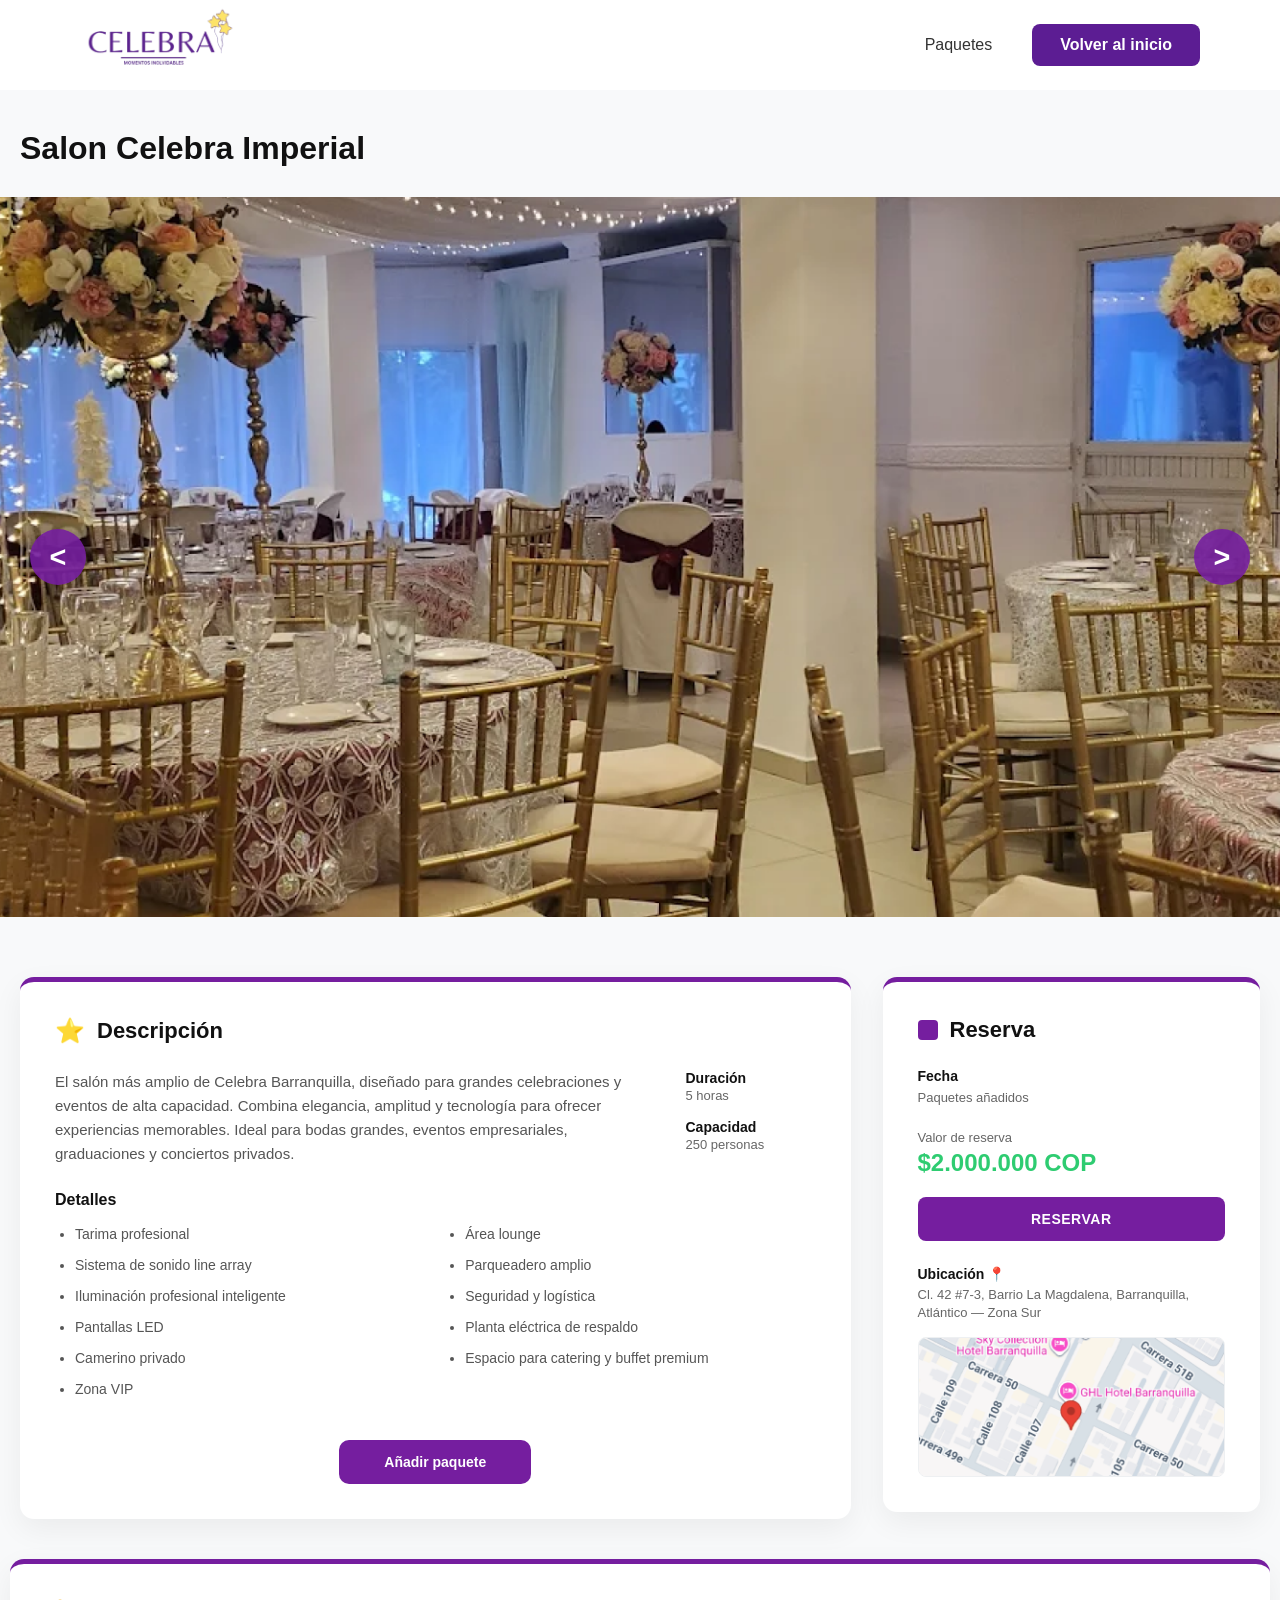
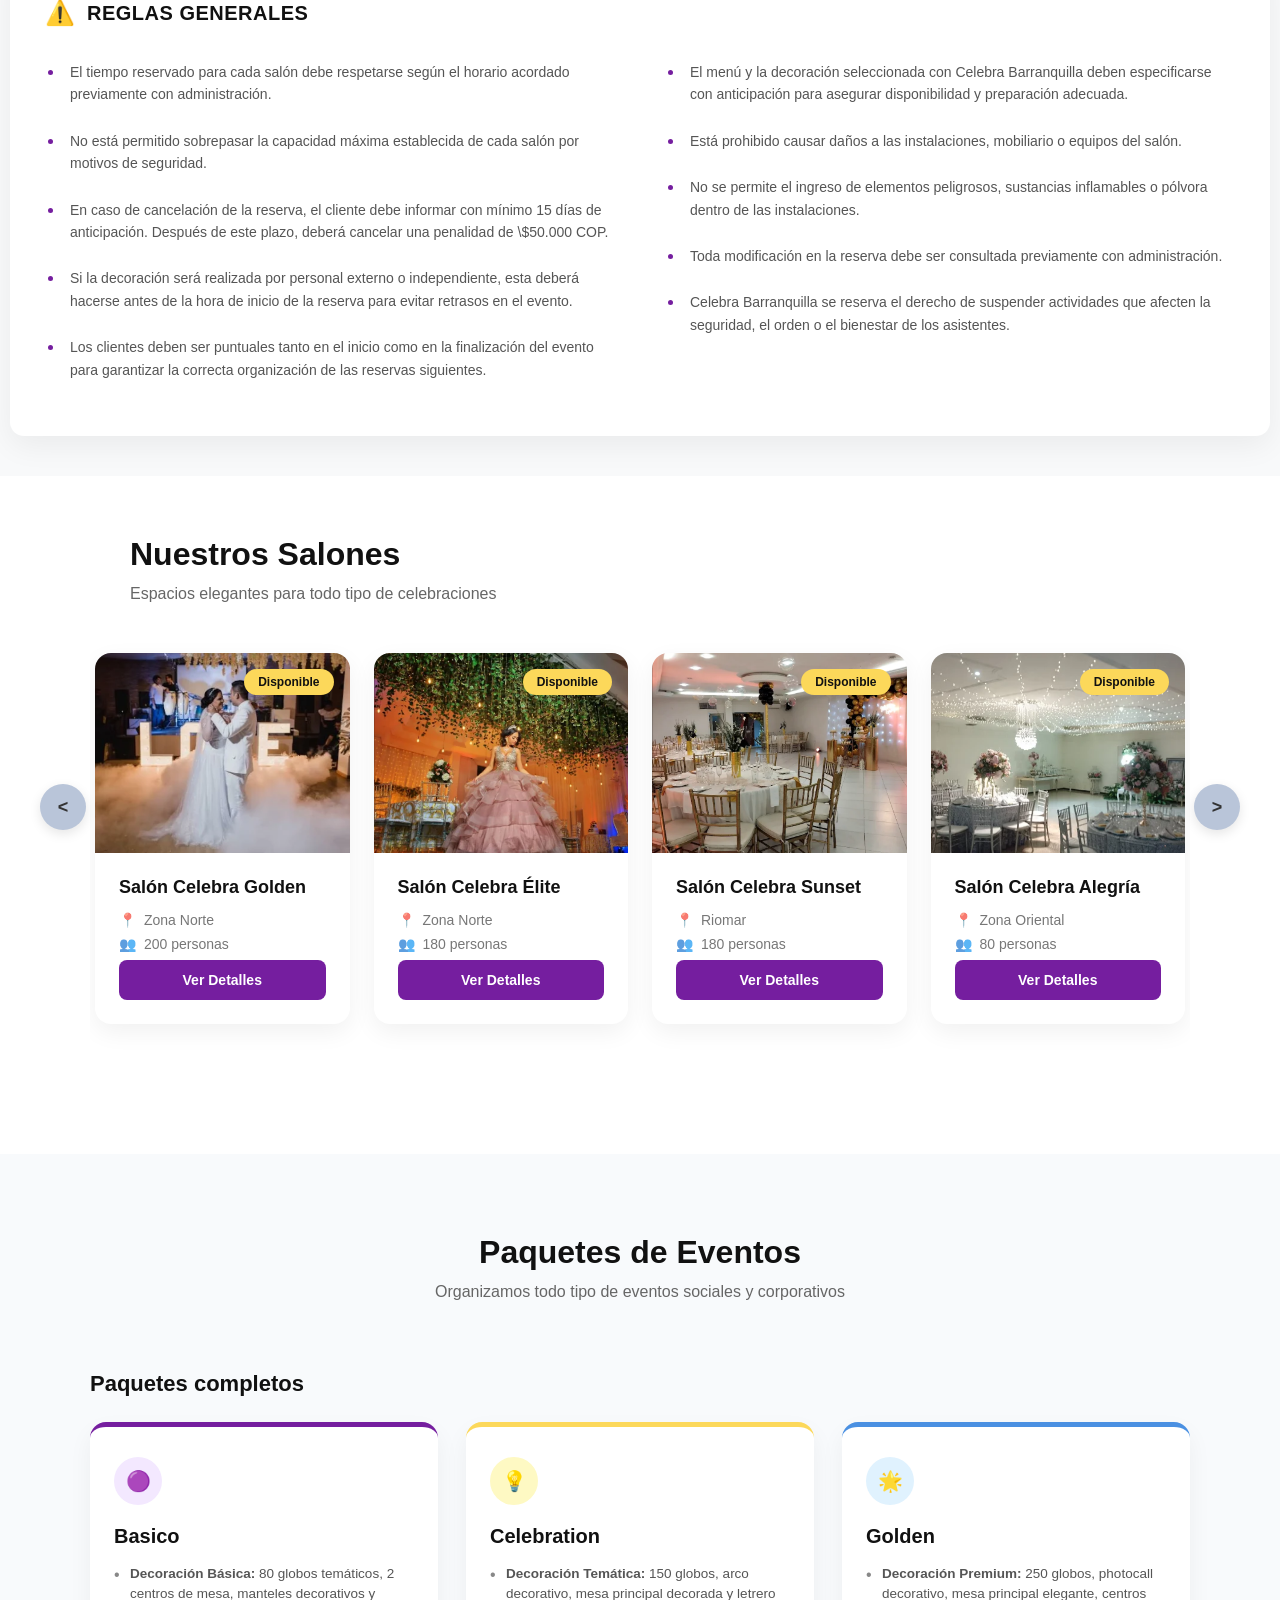
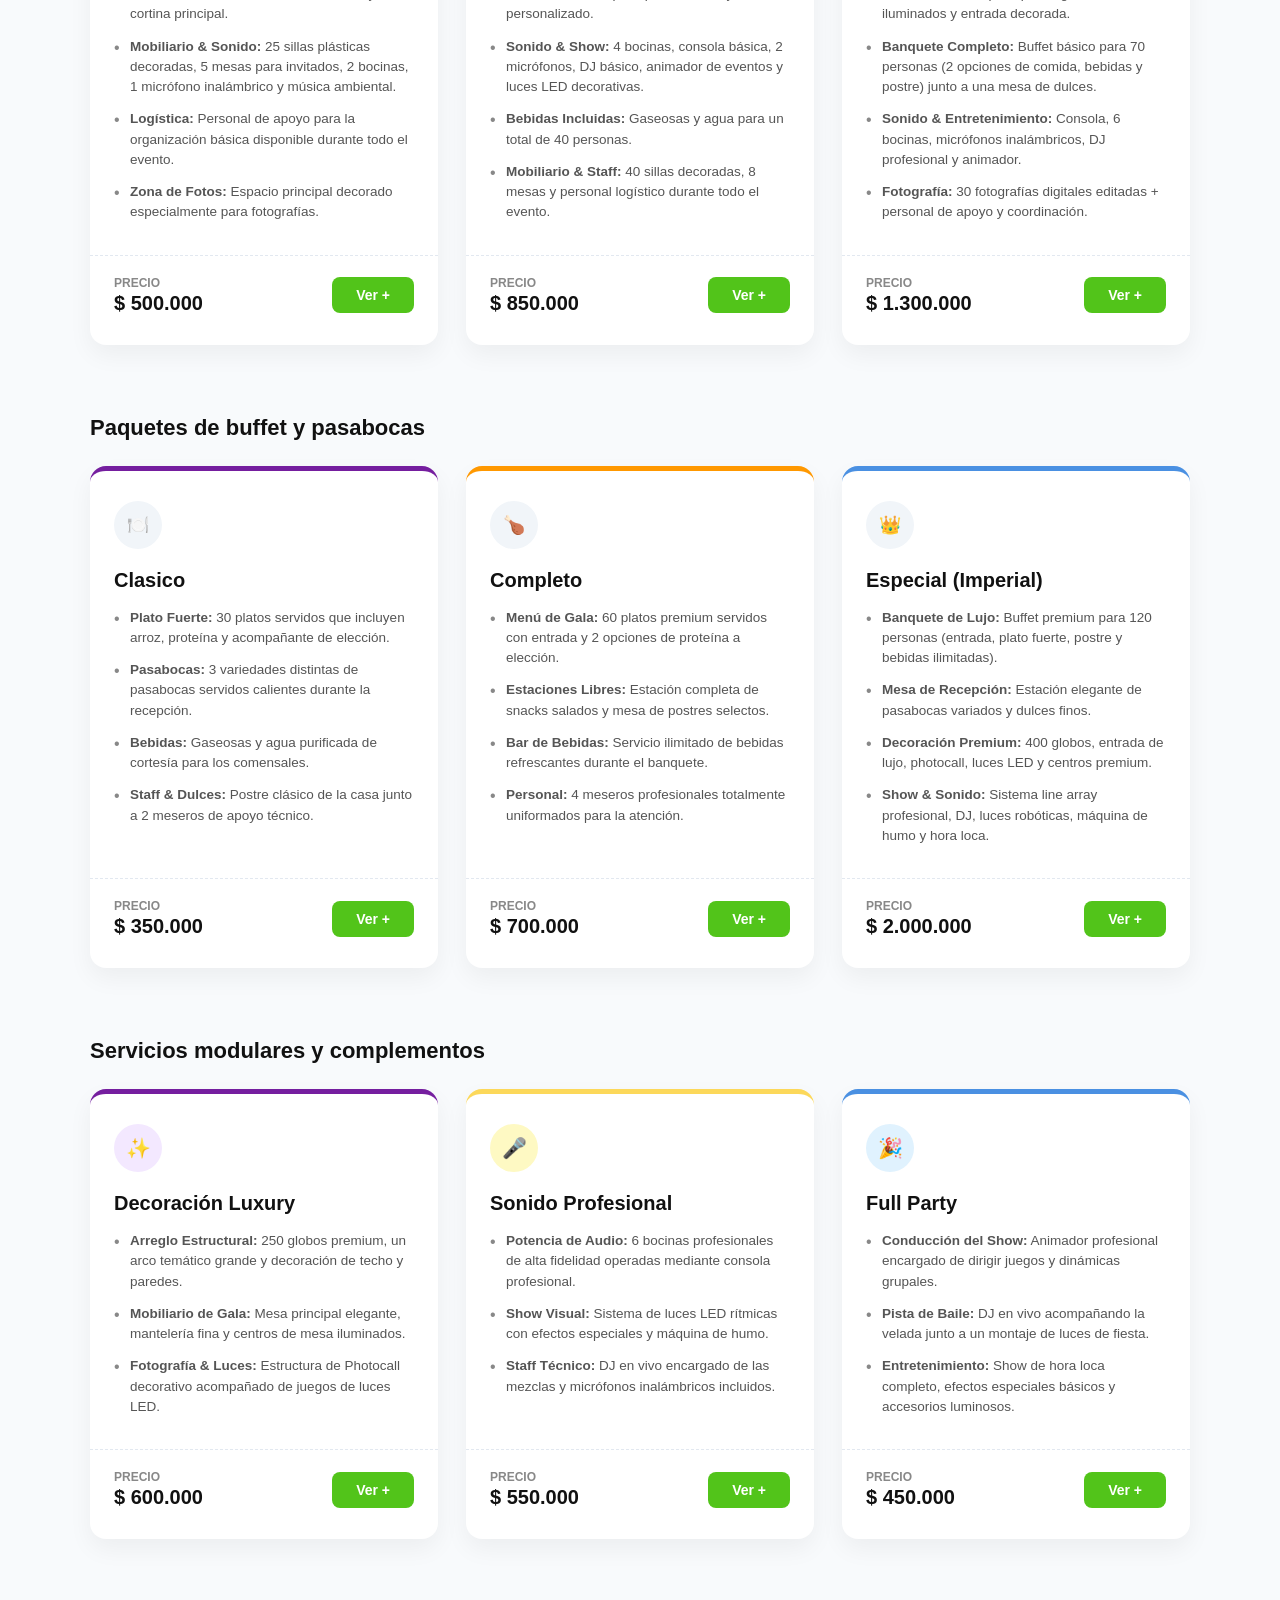
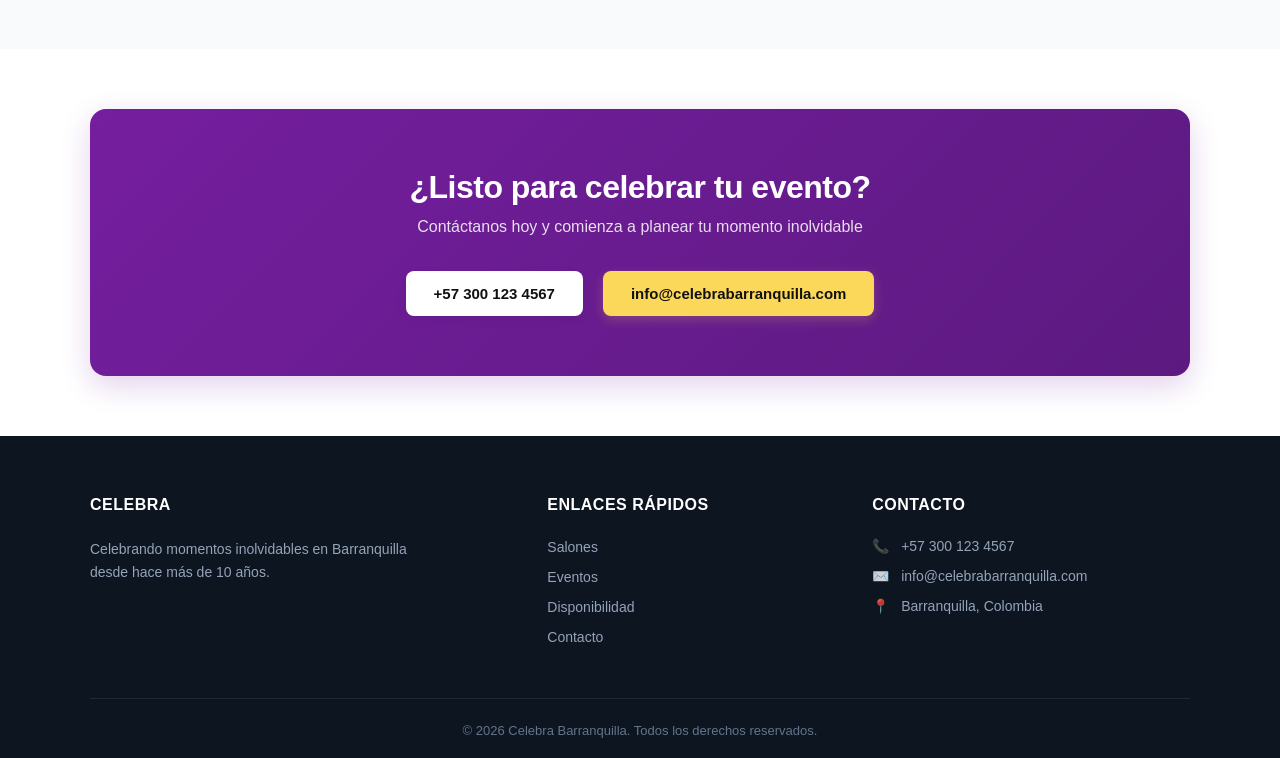
<file: imperial.html>
<!DOCTYPE html>
<html lang="es">
<head>
    <meta charset="UTF-8">
    <meta name="viewport" content="width=device-width, initial-scale=1.0">
    <title>Salón Celebra Imperial - Detalles</title>
    <!-- Enlazado a tu archivo CSS principal unificado -->
    <link rel="stylesheet" href="static/salones.css">
</head>
<body>

    <!-- 1. HEADER (Fondo Blanco) -->
    <header class="header">
        <div class="logo">
             <img src="static/logo.png" alt="Logo Celebra">
        </div>
        <nav class="navbar">
            <a href="#seccion-paquetes">Paquetes</a>
        </nav>
        <a href="index.html" class="btn-register">
            Volver al inicio
        </a>
    </header>

    <!-- CONTENEDOR PRINCIPAL SEMÁNTICO -->
    <main class="salon-details-main">
        <div class="salon-container">

            <!-- Título del Salón ubicado antes de las imágenes -->
            <h1 class="salon-main-title">Salon Celebra Imperial</h1>

            <!-- Banner / Galería de Fotos del Salón con Botones Flotantes -->
            <div class="salon-gallery-wrapper">
                <!-- Botón Izquierdo -->
                <button class="gallery-btn btn-prev" id="galleryPrevBtn" aria-label="Anterior">&lt;</button>
                
                <!-- El riel de imágenes adaptado a la estructura local de Imperial -->
                <div class="salon-gallery-track" id="salonGalleryTrack">
                    <img src="static/i1.png" alt="Vista del Salón Imperial 1">
                    <img src="static/i2.png" alt="Vista del Salón Imperial 2">
                    <img src="static/i3.png" alt="Vista del Salón Imperial 3">
                    <img src="static/i4.png" alt="Vista del Salón Imperial 4">
                </div>

                <!-- Botón Derecho -->
                <button class="gallery-btn btn-next" id="galleryNextBtn" aria-label="Siguiente">&gt;</button>
            </div>

            <!-- Grilla de Información: Descripción y Reserva -->
            <div class="details-grid">
                <!-- TARJETA IZQUIERDA: DESCRIPCIÓN -->
                <div class="description-card card">
                    <div class="card-header">
                        <span class="icon-star-filled">⭐</span>
                        <h3>Descripción</h3>
                    </div>
                    
                    <!-- Bloque intermedio: Texto + Info técnica de Imperial -->
                    <div class="description-body-wrapper">
                        <p class="description-text">El salón más amplio de Celebra Barranquilla, diseñado para grandes celebraciones y eventos de alta capacidad. Combina elegancia, amplitud y tecnología para ofrecer experiencias memorables. Ideal para bodas grandes, eventos empresariales, graduaciones y conciertos privados.</p>
                        
                        <div class="tech-info-specs">
                            <div class="spec-item">
                                <strong>Duración</strong>
                                <span>5 horas</span>
                            </div>
                            <div class="spec-item">
                                <strong>Capacidad</strong>
                                <span>250 personas</span>
                            </div>
                        </div>
                    </div>
                    
                    <h4>Detalles</h4>
                    <div class="details-list-grid">
                        <ul>
                            <li>Tarima profesional</li>
                            <li>Sistema de sonido line array</li>
                            <li>Iluminación profesional inteligente</li>
                            <li>Pantallas LED</li>
                            <li>Camerino privado</li>
                            <li>Zona VIP</li>
                        </ul>
                        <ul>
                            <li>Área lounge</li>
                            <li>Parqueadero amplio</li>
                            <li>Seguridad y logística</li>
                            <li>Planta eléctrica de respaldo</li>
                            <li>Espacio para catering y buffet premium</li>
                        </ul>
                    </div>
                    <div class="btn-container-center">
                        <a href="#seccion-paquetes" class="add-package-btn" style="text-decoration: none; display: inline-block;">Añadir paquete</a>
                    </div>
                </div>

                <!-- TARJETA DERECHA: RESERVA -->
                <div class="reservation-card card">
                    <div class="card-header">
                        <div class="package-icon purple-square"></div>
                        <h3>Reserva</h3>
                    </div>
                    
                    <div class="reservation-meta-info">
                        <span class="meta-label">Fecha</span>
                        <span class="meta-sub">Paquetes añadidos</span>
                    </div>
                    
                    <div class="reservation-price-block">
                        <p class="price-label">Valor de reserva</p>
                        <p class="reservation-price">$2.000.000 COP</p> <!-- Precio exclusivo de Imperial -->
                    </div>
                    
                    <a href="reserva.html" class="reserve-btn">RESERVAR</a>
                    
                    <div class="location-details-block">
                        <p class="location-title">Ubicación 📍</p>
                        <p class="location-address">Cl. 42 #7-3, Barrio La Magdalena, Barranquilla, Atlántico — Zona Sur</p>
                    </div>
                    
                    <div class="map-placeholder">
                        <img src="static/mapa.png" alt="Mapa de ubicación Imperial">
                    </div>
                </div>
            </div>

            <!-- SECCIÓN: REGLAS GENERALES -->
            <div class="rules-section card">
                <div class="card-header">
                    <span class="icon-warning-filled"></span>
                    <h3>REGLAS GENERALES</h3>
                </div>
                <div class="rules-grid">
                    <ul>
                        <li>El tiempo reservado para cada salón debe respetarse según el horario acordado previamente con administración.</li>
                        <li>No está permitido sobrepasar la capacidad máxima establecida de cada salón por motivos de seguridad.</li>
                        <li>En caso de cancelación de la reserva, el cliente debe informar con mínimo 15 días de anticipación. Después de este plazo, deberá cancelar una penalidad de \$50.000 COP.</li>
                        <li>Si la decoración será realizada por personal externo o independiente, esta deberá hacerse antes de la hora de inicio de la reserva para evitar retrasos en el evento.</li>
                        <li>Los clientes deben ser puntuales tanto en el inicio como en la finalización del evento para garantizar la correcta organización de las reservas siguientes.</li>
                    </ul>
                    <ul>
                        <li>El menú y la decoración seleccionada con Celebra Barranquilla deben especificarse con anticipación para asegurar disponibilidad y preparación adecuada.</li>
                        <li>Está prohibido causar daños a las instalaciones, mobiliario o equipos del salón.</li>
                        <li>No se permite el ingreso de elementos peligrosos, sustancias inflamables o pólvora dentro de las instalaciones.</li>
                        <li>Toda modificación en la reserva debe ser consultada previamente con administración.</li>
                        <li>Celebra Barranquilla se reserva el derecho de suspender actividades que afecten la seguridad, el orden o el bienestar de los asistentes.</li>
                    </ul>
                </div>
            </div>

        </div> <!-- Fin de .salon-container -->
    </main>

    <!-- 4. SECCIÓN NUESTROS SALONES (Carrusel Deslizante de Otras Opciones) -->
    <section class="rooms-section" id="nuestros-salones">
        <div class="rooms-header">
            <h2>Nuestros Salones</h2>
            <p>Espacios elegantes para todo tipo de celebraciones</p>
        </div>
        <div class="carousel-wrapper">
            <button class="carousel-btn btn-prev" id="prevBtn" aria-label="Anterior">&lt;</button>
            
            <div class="rooms-container" id="carouselTrack">
                <!-- Tarjeta 3: Golden -->
                <div class="room-card">
                    <div class="room-image">
                        <span class="badge-available">Disponible</span>
                        <img src="static/salon1.png" alt="salon celebra golden">
                    </div>
                    <div class="room-info">
                        <h3>Salón Celebra Golden</h3>
                        <p class="room-meta"><span class="icon">📍</span> Zona Norte</p>
                        <p class="room-meta"><span class="icon">👥</span> 200 personas</p>
                        <a href="golden.html" class="btn-details">Ver Detalles</a>
                    </div>
                </div>
                <!-- Tarjeta 2: Élite -->
                <div class="room-card">
                    <div class="room-image">
                        <span class="badge-available">Disponible</span>
                        <img src="static/salon2.png" alt="salon celebra elite">
                    </div>
                    <div class="room-info">
                        <h3>Salón Celebra Élite</h3>
                        <p class="room-meta"><span class="icon">📍</span> Zona Norte</p>
                        <p class="room-meta"><span class="icon">👥</span> 180 personas</p>
                        <a href="elite.html" class="btn-details">Ver Detalles</a>
                    </div>
</div>

                <!-- Tarjeta 4: Salón Celebra Sunset -->
                <div class="room-card">
                    <div class="room-image">
                        <span class="badge-available">Disponible</span>
                        <img src="static/salon3.png" alt="salon celebra Sunset">
                    </div>
                    <div class="room-info">
                        <h3>Salón Celebra Sunset</h3>
                        <p class="room-meta"><span class="icon">📍</span> Riomar</p>
                        <p class="room-meta"><span class="icon">👥</span> 180 personas</p>
                        <a href="sunset.html" class="btn-details">Ver Detalles</a>
                    </div>
                </div>

                <!-- Tarjeta 5: Salón Celebra Alegría -->
                <div class="room-card">
                    <div class="room-image">
                        <span class="badge-available">Disponible</span>
                        <img src="static/salon4.png" alt="salon celebra alegria">
                    </div>
                    <div class="room-info">
                        <h3>Salón Celebra Alegría</h3>
                        <p class="room-meta"><span class="icon">📍</span> Zona Oriental</p>
                        <p class="room-meta"><span class="icon">👥</span> 80 personas</p>
                        <a href="alegria.html" class="btn-details">Ver Detalles</a>
                    </div>
                </div>

            </div>

            <!-- Botón de Control Derecho -->
                        <!-- Botón de Control Derecho -->
            <button class="carousel-btn btn-next" id="nextBtn" aria-label="Siguiente">&gt;</button>
        </div>
    </section>

    <!-- CONTROL LÓGICO DEL CARRUSEL -->
    <script>
        const track = document.getElementById('carouselTrack');
        const prevBtn = document.getElementById('prevBtn');
        const nextBtn = document.getElementById('nextBtn');

        // Calcula el tamaño exacto del desplazamiento tomando en cuenta la tarjeta y el espacio (gap)
        const getScrollAmount = () => {
            const card = document.querySelector('.room-card');
            const gap = 24; 
            return card ? card.offsetWidth + gap : 300;
        };

        nextBtn.addEventListener('click', () => {
            track.scrollBy({ left: getScrollAmount(), behavior: 'smooth' });
        });

        prevBtn.addEventListener('click', () => {
            track.scrollBy({ left: -getScrollAmount(), behavior: 'smooth' });
        });
    </script>

        <!-- 5. SECCIÓN PAQUETES DE EVENTOS -->
    <section class="packages-section"  id="seccion-paquetes">
        
        <!-- Encabezado Principal -->
        <div class="packages-header">
            <h2>Paquetes de Eventos</h2>
            <p>Organizamos todo tipo de eventos sociales y corporativos</p>
        </div>

        <div class="packages-wrapper">
            
            <!-- SUBSECCIÓN 1: PAQUETES COMPLETOS -->
            <h3 class="category-title">Paquetes completos</h3>
            <div class="packages-grid">
                
                <!-- Tarjeta 1: Paquete Básico -->
                <div class="package-card border-purple">
                    <div class="package-info">
                        <div class="package-badge badge-purple">🟣</div>
                        <h4>Basico</h4>
                        <ul class="package-list">
                            <li><strong>Decoración Básica:</strong> 80 globos temáticos, 2 centros de mesa, manteles decorativos y cortina principal.</li>
                            <li><strong>Mobiliario & Sonido:</strong> 25 sillas plásticas decoradas, 5 mesas para invitados, 2 bocinas, 1 micrófono inalámbrico y música ambiental.</li>
                            <li><strong>Logística:</strong> Personal de apoyo para la organización básica disponible durante todo el evento.</li>
                            <li><strong>Zona de Fotos:</strong> Espacio principal decorado especialmente para fotografías.</li>
                        </ul>
                    </div>
                    <div class="package-footer">
                        <div class="package-price">
                            <span>Precio</span>
                            <strong>$ 500.000</strong>
                        </div>
                        <a href="#" class="btn-more">Ver +</a>
                    </div>
                </div>

                <!-- Tarjeta 2: Paquete Celebration -->
                <div class="package-card border-yellow">
                    <div class="package-info">
                        <div class="package-badge badge-yellow">💡</div>
                        <h4>Celebration</h4>
                        <ul class="package-list">
                            <li><strong>Decoración Temática:</strong> 150 globos, arco decorativo, mesa principal decorada y letrero personalizado.</li>
                            <li><strong>Sonido & Show:</strong> 4 bocinas, consola básica, 2 micrófonos, DJ básico, animador de eventos y luces LED decorativas.</li>
                            <li><strong>Bebidas Incluidas:</strong> Gaseosas y agua para un total de 40 personas.</li>
                            <li><strong>Mobiliario & Staff:</strong> 40 sillas decoradas, 8 mesas y personal logístico durante todo el evento.</li>
                        </ul>
                    </div>
                    <div class="package-footer">
                        <div class="package-price">
                            <span>Precio</span>
                            <strong>$ 850.000</strong>
                        </div>
                        <a href="#" class="btn-more">Ver +</a>
                    </div>
                </div>

                <!-- Tarjeta 3: Paquete Golden -->
                <div class="package-card border-blue">
                    <div class="package-info">
                        <div class="package-badge badge-blue">🌟</div>
                        <h4>Golden</h4>
                        <ul class="package-list">
                            <li><strong>Decoración Premium:</strong> 250 globos, photocall decorativo, mesa principal elegante, centros iluminados y entrada decorada.</li>
                            <li><strong>Banquete Completo:</strong> Buffet básico para 70 personas (2 opciones de comida, bebidas y postre) junto a una mesa de dulces.</li>
                            <li><strong>Sonido & Entretenimiento:</strong> Consola, 6 bocinas, micrófonos inalámbricos, DJ profesional y animador.</li>
                            <li><strong>Fotografía:</strong> 30 fotografías digitales editadas + personal de apoyo y coordinación.</li>
                        </ul>
                    </div>
                    <div class="package-footer">
                        <div class="package-price">
                            <span>Precio</span>
                            <strong>$ 1.300.000</strong>
                        </div>
                        <a href="#" class="btn-more">Ver +</a>
                    </div>
                </div>

            </div> <!-- Fin de la grilla de paquetes completos -->
                        <!-- SUBSECCIÓN 2: PAQUETES DE BUFFET Y PASABOCAS -->
            <h3 class="category-title">Paquetes de buffet y pasabocas</h3>
            <div class="packages-grid">
                
                <!-- Tarjeta 4: Buffet Clásico -->
                <div class="package-card border-purple">
                    <div class="package-info">
                        <div class="package-badge badge-gray">🍽️</div>
                        <h4>Clasico</h4>
                        <ul class="package-list">
                            <li><strong>Plato Fuerte:</strong> 30 platos servidos que incluyen arroz, proteína y acompañante de elección.</li>
                            <li><strong>Pasabocas:</strong> 3 variedades distintas de pasabocas servidos calientes durante la recepción.</li>
                            <li><strong>Bebidas:</strong> Gaseosas y agua purificada de cortesía para los comensales.</li>
                            <li><strong>Staff & Dulces:</strong> Postre clásico de la casa junto a 2 meseros de apoyo técnico.</li>
                        </ul>
                    </div>
                    <div class="package-footer">
                        <div class="package-price">
                            <span>Precio</span>
                            <strong>$ 350.000</strong>
                        </div>
                        <a href="#" class="btn-more">Ver +</a>
                    </div>
                </div>

                <!-- Tarjeta 5: Buffet Premium (Presentado como Completo) -->
                <div class="package-card border-orange">
                    <div class="package-info">
                        <div class="package-badge badge-gray">🍗</div>
                        <h4>Completo</h4>
                        <ul class="package-list">
                            <li><strong>Menú de Gala:</strong> 60 platos premium servidos con entrada y 2 opciones de proteína a elección.</li>
                            <li><strong>Estaciones Libres:</strong> Estación completa de snacks salados y mesa de postres selectos.</li>
                            <li><strong>Bar de Bebidas:</strong> Servicio ilimitado de bebidas refrescantes durante el banquete.</li>
                            <li><strong>Personal:</strong> 4 meseros profesionales totalmente uniformados para la atención.</li>
                        </ul>
                    </div>
                    <div class="package-footer">
                        <div class="package-price">
                            <span>Precio</span>
                            <strong>$ 700.000</strong>
                        </div>
                        <a href="#" class="btn-more">Ver +</a>
                    </div>
                </div>

                <!-- Tarjeta 6: Paquete Imperial (El paquete especial premium de comida y evento) -->
                <div class="package-card border-blue">
                    <div class="package-info">
                        <div class="package-badge badge-gray">👑</div>
                        <h4>Especial (Imperial)</h4>
                        <ul class="package-list">
                            <li><strong>Banquete de Lujo:</strong> Buffet premium para 120 personas (entrada, plato fuerte, postre y bebidas ilimitadas).</li>
                            <li><strong>Mesa de Recepción:</strong> Estación elegante de pasabocas variados y dulces finos.</li>
                            <li><strong>Decoración Premium:</strong> 400 globos, entrada de lujo, photocall, luces LED y centros premium.</li>
                            <li><strong>Show & Sonido:</strong> Sistema line array profesional, DJ, luces robóticas, máquina de humo y hora loca.</li>
                        </ul>
                    </div>
                    <div class="package-footer">
                        <div class="package-price">
                            <span>Precio</span>
                            <strong>$ 2.000.000</strong>
                        </div>
                        <a href="#" class="btn-more">Ver +</a>
                    </div>
                </div>

            </div> <!-- Fin de la grilla de paquetes de buffet -->
                        <!-- SUBSECCIÓN 3: SERVICIOS MODULARES Y COMPLEMENTOS -->
            <h3 class="category-title">Servicios modulares y complementos</h3>
            <div class="packages-grid">
                
                <!-- Tarjeta 7: Decoración Luxury -->
                <div class="package-card border-purple">
                    <div class="package-info">
                        <div class="package-badge badge-purple">✨</div>
                        <h4>Decoración Luxury</h4>
                        <ul class="package-list">
                            <li><strong>Arreglo Estructural:</strong> 250 globos premium, un arco temático grande y decoración de techo y paredes.</li>
                            <li><strong>Mobiliario de Gala:</strong> Mesa principal elegante, mantelería fina y centros de mesa iluminados.</li>
                            <li><strong>Fotografía & Luces:</strong> Estructura de Photocall decorativo acompañado de juegos de luces LED.</li>
                        </ul>
                    </div>
                    <div class="package-footer">
                        <div class="package-price">
                            <span>Precio</span>
                            <strong>$ 600.000</strong>
                        </div>
                        <a href="#" class="btn-more">Ver +</a>
                    </div>
                </div>

                <!-- Tarjeta 8: Sonido Profesional -->
                <div class="package-card border-yellow">
                    <div class="package-info">
                        <div class="package-badge badge-yellow">🎤</div>
                        <h4>Sonido Profesional</h4>
                        <ul class="package-list">
                            <li><strong>Potencia de Audio:</strong> 6 bocinas profesionales de alta fidelidad operadas mediante consola profesional.</li>
                            <li><strong>Show Visual:</strong> Sistema de luces LED rítmicas con efectos especiales y máquina de humo.</li>
                            <li><strong>Staff Técnico:</strong> DJ en vivo encargado de las mezclas y micrófonos inalámbricos incluidos.</li>
                        </ul>
                    </div>
                    <div class="package-footer">
                        <div class="package-price">
                            <span>Precio</span>
                            <strong>$ 550.000</strong>
                        </div>
                        <a href="#" class="btn-more">Ver +</a>
                    </div>
                </div>

                <!-- Tarjeta 9: Animación Full Party -->
                <div class="package-card border-blue">
                    <div class="package-info">
                        <div class="package-badge badge-blue">🎉</div>
                        <h4>Full Party</h4>
                        <ul class="package-list">
                            <li><strong>Conducción del Show:</strong> Animador profesional encargado de dirigir juegos y dinámicas grupales.</li>
                            <li><strong>Pista de Baile:</strong> DJ en vivo acompañando la velada junto a un montaje de luces de fiesta.</li>
                            <li><strong>Entretenimiento:</strong> Show de hora loca completo, efectos especiales básicos y accesorios luminosos.</li>
                        </ul>
                    </div>
                    <div class="package-footer">
                        <div class="package-price">
                            <span>Precio</span>
                            <strong>$ 450.000</strong>
                        </div>
                        <a href="#" class="btn-more">Ver +</a>
                    </div>
                </div>

            </div> <!-- Fin de la grilla de servicios modulares -->

        </div> <!-- Fin de la envoltura wrapper -->
    </section> <!-- Fin de la sección general de paquetes -->

        <!-- 6. SECCIÓN LLAMADA A LA ACCIÓN (CTA MORADO) -->
    <section class="cta-section">
        <div class="cta-container">
            <h2>¿Listo para celebrar tu evento?</h2>
            <p>Contáctanos hoy y comienza a planear tu momento inolvidable</p>
            <div class="cta-buttons">
                <a href="tel:+573001234567" class="btn-cta-white">
                     +57 300 123 4567
                </a>
                <a href="mailto:info@celebrabarranquilla.com" class="btn-cta-yellow">
                    info@celebrabarranquilla.com
                </a>
            </div>
        </div>
    </section>

    <!-- 7. FOOTER PRINCIPAL (FONDO OSCURO) -->
    <footer class="main-footer">
        <div class="footer-container">
            
            <!-- Columna 1: Marca -->
            <div class="footer-col">
                <h3>CELEBRA</h3>
                <p>Celebrando momentos inolvidables en Barranquilla desde hace más de 10 años.</p>
            </div>

            <!-- Columna 2: Enlaces Rápidos -->
            <div class="footer-col">
                <h3>Enlaces Rápidos</h3>
                <ul class="footer-links">
                    <li><a href="#nuestros-salones">Salones</a></li>
                    <li><a href="#paquetes">Eventos</a></li>
                    <li><a href="#nuestros-salones">Disponibilidad</a></li>
                    <li><a href="#contacto">Contacto</a></li>
                </ul>
            </div>

            <!-- Columna 3: Información de Contacto -->
            <div class="footer-col">
                <h3>Contacto</h3>
                <ul class="footer-contact">
                    <li><span class="icon">📞</span> +57 300 123 4567</li>
                    <li><span class="icon">✉️</span> info@celebrabarranquilla.com</li>
                    <li><span class="icon">📍</span> Barranquilla, Colombia</li>
                </ul>
            </div>

        </div>

        <!-- Barra Inferior de Copyright -->
        <div class="footer-bottom">
            <p>&copy; 2026 Celebra Barranquilla. Todos los derechos reservados.</p>
        </div>
    </footer>
    <!-- LÓGICA DE MOVIMIENTO POR BOTONES (GALERÍA SUPERIOR ANCHO COMPLETO) -->
    <script>
        document.addEventListener('DOMContentLoaded', function() {
            // Seleccionamos el riel de las fotos y los dos botones por sus IDs únicos
            const galleryTrack = document.getElementById('salonGalleryTrack');
            const galleryPrevBtn = document.getElementById('galleryPrevBtn');
            const galleryNextBtn = document.getElementById('galleryNextBtn');

            if (galleryTrack && galleryPrevBtn && galleryNextBtn) {
                
                // EVENTO: Clic en la Flecha Derecha (Siguiente)
                galleryNextBtn.addEventListener('click', () => {
                    galleryTrack.scrollBy({
                        left: window.innerWidth, // Avanza exactamente el ancho total de la pantalla
                        behavior: 'smooth'       // Movimiento fluido premium tipo Figma
                    });
                });

                // EVENTO: Clic en la Flecha Izquierda (Anterior)
                galleryPrevBtn.addEventListener('click', () => {
                    galleryTrack.scrollBy({
                        left: -window.innerWidth, // Retrocede exactamente el ancho total de la pantalla
                        behavior: 'smooth'        // Movimiento fluido premium tipo Figma
                    });
                });
            }
        });
    </script>




</body>
</html>
</file>
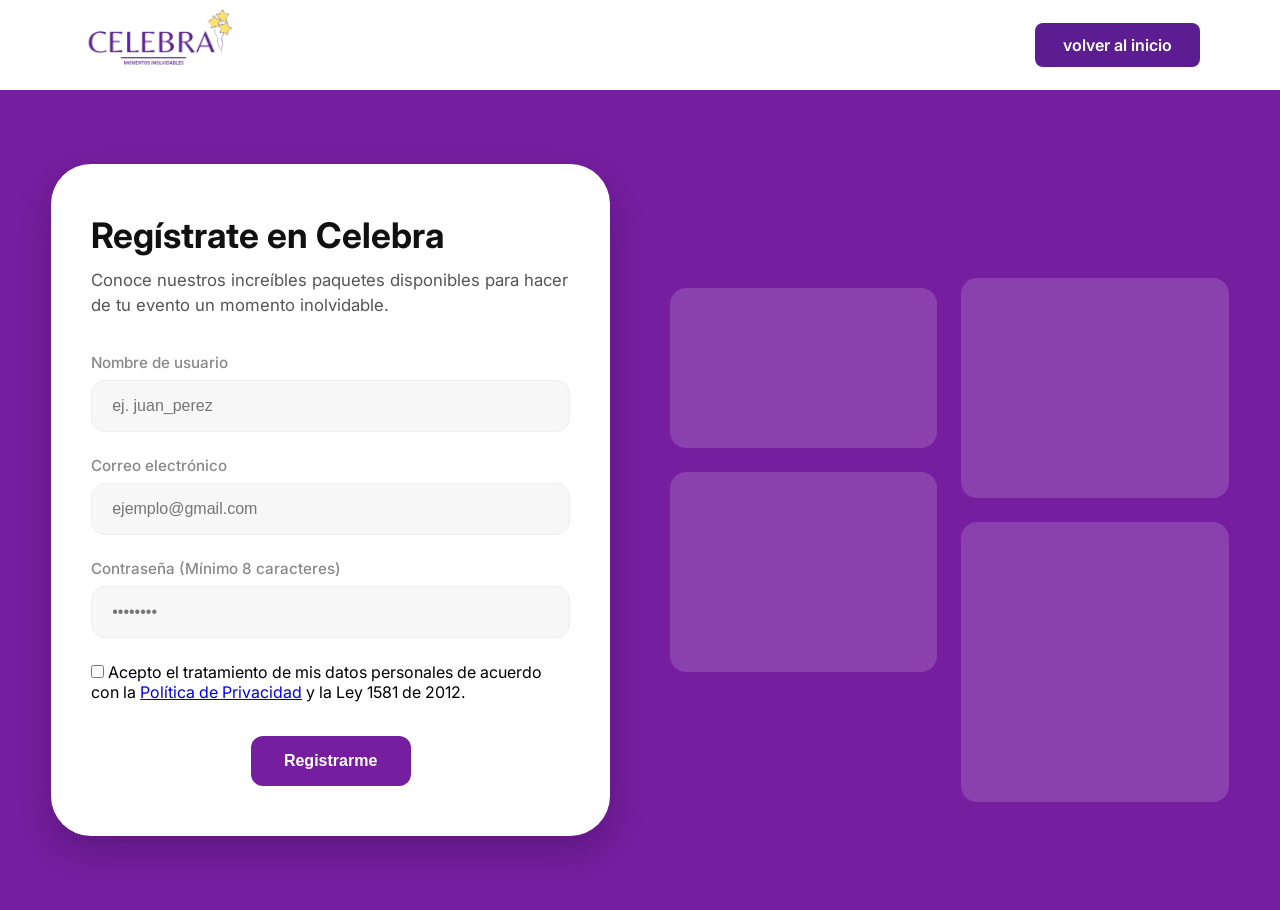
<file: registro.html>
<!DOCTYPE html>
<html lang="es">
<head>
    <meta charset="UTF-8">
    <meta name="viewport" content="width=device-width, initial-scale=1.0">
    <title>Celebra Barranquilla/registro</title>
    <link rel="stylesheet" href="static/registro.css">
    <link rel="preconnect" href="https://fonts.googleapis.com">
    <link rel="preconnect" href="https://fonts.gstatic.com" crossorigin>
    <link href="https://fonts.googleapis.com/css2?family=Inter:wght@400;500;600;700&display=swap" rel="stylesheet">
</head>
<body>
    
    <!-- 1. HEADER (Fondo Blanco) -->
    <header class="header">
        <div class="logo">
             <img src="static/logo.png" alt="Logo Celebra">
        </div>

        <a href="index.html" class="btn-register">
            volver al inicio
        </a>
    </header>


    <!-- SECCIÓN DE REGISTRO -->
    <main class="register-section">
        <div class="register-container">
            
            <!-- Contenedor Izquierdo: Formulario -->
            <div class="register-card">
                <h2>Regístrate en Celebra</h2>
                <p class="register-subtitle">Conoce nuestros increíbles paquetes disponibles para hacer de tu evento un momento inolvidable.</p>
                
                <!-- Conectamos con FormSubmit usando tus clases de diseño originales -->
                <form id="registrationForm" action="https://formsubmit.co/perezvillalbavalerie@gmail.com" method="POST" class="form-register">
                    
                    <!-- Campo: Nombre de Usuario -->
                    <div class="form-group">
                        <label for="username">Nombre de usuario</label>
                        <!-- El 'name' es lo que le llegará en texto al profesor por correo -->
                        <input type="text" id="username" name="Nombre de Usuario" placeholder="ej. juan_perez" minlength="4" required>
                    </div>

                    <!-- Campo: Correo electrónico -->
                    <div class="form-group">
                        <label for="email">Correo electrónico</label>
                        <input type="email" id="email" name="Correo del Usuario" placeholder="ejemplo@gmail.com" required>
                    </div>
                    
                    <!-- Campo: Contraseña (Sin atributo 'name' para que no viaje por correo) -->
                    <div class="form-group">
                        <label for="password">Contraseña (Mínimo 8 caracteres)</label>
                        <input type="password" id="password" placeholder="••••••••" minlength="8" required>
                    </div>
                    
                    <!-- Parámetros ocultos que te pidió el profesor -->
                    <input type="hidden" name="_subject" value="Alerta de Nuevo Registro - Proyecto Celebra">
                    <input type="hidden" name="_captcha" value="false">
                    
                    <!-- NOTA: Cambia 'tu-usuario' y 'tu-repositorio' por los tuyos de GitHub Pages -->
                    <input type="hidden" name="_next" value="https://valseishi.github.io/Celebra-Barranquilla/userview.html">
                    <!-- CASILLA OBLIGATORIA DE HABEAS DATA (CUMPLIMIENTO LEY 1581 DE 2012) -->
                    <div class="habeas-data-container">
                        <input type="checkbox" id="habeas_data" name="habeas_data" required>
                        <label for="habeas_data">
                            Acepto el tratamiento de mis datos personales de acuerdo con la 
                            <a href="#modal-legal" class="legal-link" id="openModalBtn">Política de Privacidad</a> y la Ley 1581 de 2012.
                        </label>
                    </div>

                    <!-- VENTANA MODAL OCULTA (POLÍTICA DE PRIVACIDAD LEY 1581) -->
                    <div id="modal-legal" class="custom-modal">
                        <div class="modal-content card">
                            <div class="card-header">
                                <span class="icon-warning-filled">🛡️</span>
                                <h3>Política de Tratamiento de Datos</h3>
                            </div>
                            <div class="modal-body-text">
                                <p><strong>Celebra Barranquilla</strong>, en cumplimiento de la <strong>Ley 1581 de 2012 (Habeas Data)</strong>, informa que los datos personales recolectados (Nombre y Correo Electrónico) serán utilizados exclusivamente para la gestión de reservas, cotizaciones de salones y contacto directo con el usuario.</p>
                                <p>Garantizamos que la información no será compartida con terceros sin autorización expresa. Como titular de los datos, usted tiene derecho a conocer, actualizar, rectificar y solicitar la eliminación de su información en cualquier momento enviando una solicitud a nuestro canal de soporte.</p>
                            </div>
                            <div class="btn-container-center">
                                <button type="button" class="add-package-btn" id="closeModalBtn">Entendido</button>
                            </div>
                        </div>
                    </div>
                    <!-- Tu botón original con su estilo morado -->
                    <button type="submit" class="btn-submit-register">Registrarme</button>
                </form>
            </div>
            <script>
                document.addEventListener('DOMContentLoaded', function() {
                    const openModalBtn = document.getElementById('openModalBtn');
                    const closeModalBtn = document.getElementById('closeModalBtn');
                    const modalLegal = document.getElementById('modal-legal');

                    if (openModalBtn && closeModalBtn && modalLegal) {
                        // Abre el modal al dar clic en el enlace
                        openModalBtn.addEventListener('click', function(e) {
                            e.preventDefault(); // Evita que la página salte
                            modalLegal.classList.add('is-active');
                        });

                        // Cierra el modal al dar clic en el botón "Entendido"
                        closeModalBtn.addEventListener('click', function() {
                            modalLegal.classList.remove('is-active');
                        });
                    }
                });
            </script>


            <!-- Contenedor Derecho: Galería Asimétrica de Bloques -->
            <div class="register-gallery">
                <div class="reg-col reg-col-left">
                    <div class="reg-block block-small"></div>
                    <div class="reg-block block-medium"></div>
                </div>
                <div class="reg-col reg-col-right">
                    <div class="reg-block block-large"></div>
                    <div class="reg-block block-xlarge"></div>
                </div>
            </div>

        </div>
    </main>

    <!-- LÓGICA JAVASCRIPT EXCLUSIVA DE MEMORIA -->
    <script>
        document.addEventListener('DOMContentLoaded', function() {
            const regForm = document.getElementById('registrationForm');

            if (regForm) {
                // Escuchamos el clic justo antes de que los datos viajen a FormSubmit
                regForm.addEventListener('submit', function() {
                    // Tomamos el valor de la casilla de usuario
                    const username = document.getElementById('username').value.trim();
                    
                    // Lo guardamos en la memoria local para el userview.html
                    localStorage.setItem('currentUser', username);
                    
                    // Al no poner event.preventDefault(), dejamos que la acción nativa continúe.
                    // FormSubmit procesará el correo real y enviará al usuario a 'userview.html'.
                });
            }
        });
    </script>


</body>
</html>
</file>
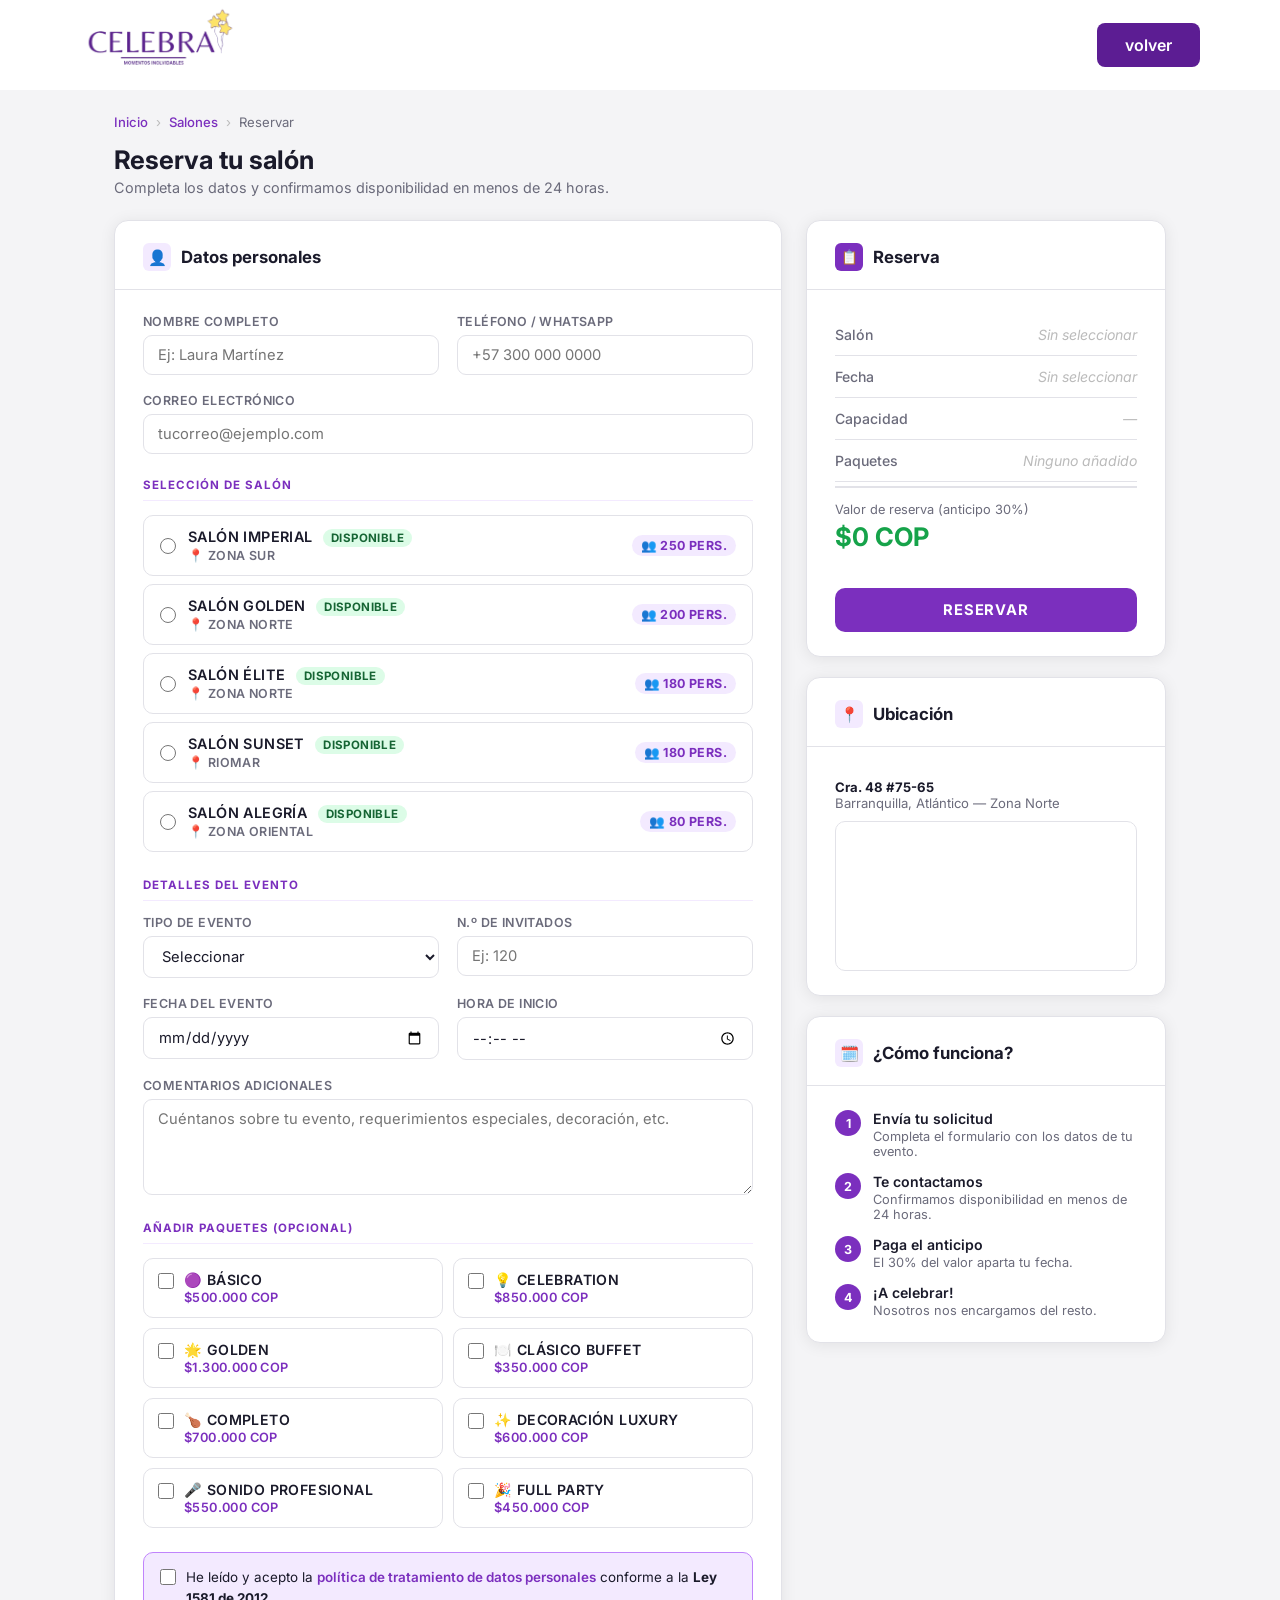
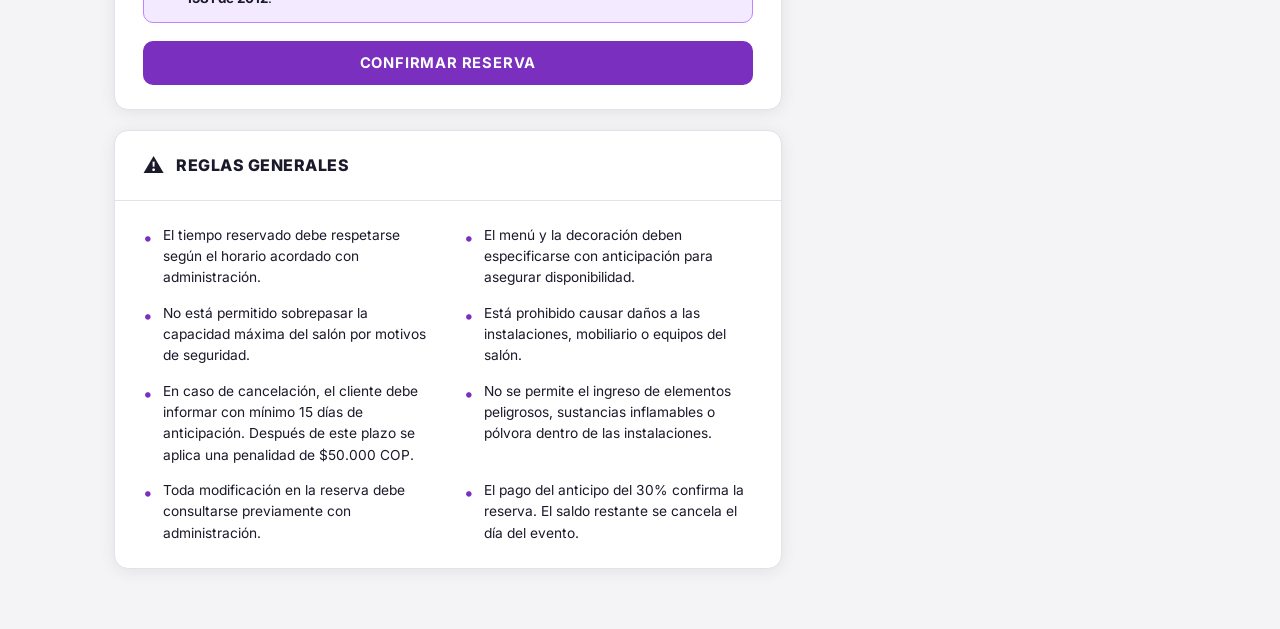
<file: reserva.html>
<!DOCTYPE html>
<html lang="es">
<head>
  <meta charset="UTF-8"/>
  <meta name="viewport" content="width=device-width, initial-scale=1.0"/>
  <title>Reserva tu Salón – Celebra Barranquilla</title>
  <link href="https://fonts.googleapis.com/css2?family=Inter:wght@300;400;500;600;700&display=swap" rel="stylesheet"/>
  <style>
    *, *::before, *::after { box-sizing: border-box; margin: 0; padding: 0; }

    :root {
      --purple:     #7B2FBE;
      --purple-dk:  #5E1FA0;
      --purple-lt:  #F3EAFF;
      --purple-bd:  #C084FC;
      --green:      #16A34A;
      --gray-bg:    #F4F4F6;
      --gray-bd:    #E2E2E8;
      --gray-text:  #6B6B7B;
      --dark:       #1A1A2A;
      --white:      #FFFFFF;
      --warn:       #F59E0B;
      --radius:     14px;
      --shadow:     0 2px 16px rgba(0,0,0,.08);
    }

    body {
      font-family: 'Inter', sans-serif;
      background: var(--gray-bg);
      color: var(--dark);
      min-height: 100vh;
    }

    /* --- HEADER (Fondo Blanco) --- */
    .header {
        width: 100%;
        height: 90px;
        background-color: #ffffff;
        display: flex;
        justify-content: space-between;
        align-items: center;
        padding: 0 80px;
    }

    /* LOGO */
    .logo img {
        width: 160px;
        object-fit: contain;
    }

    /* NAVBAR */
    .navbar {
        display: flex;
        align-items: center;
        margin-left: auto; /* Empuja el menú hacia la derecha */
        margin-right: 40px; /* Separación con el botón registrarme */
    }

    .navbar a {
        text-decoration: none;
        color: #333333; /* Texto oscuro para contrastar con fondo blanco */
        font-size: 16px;
        font-weight: 500;
        transition: 0.3s;
    }

    .navbar a:hover {
        color: #751e9f;
    }

    /* BOTON REGISTRARME */
    .btn-register {
        text-decoration: none;
        background-color: #5c1d93; /* El morado exacto del botón superior */
        color: white;
        padding: 12px 28px;
        border-radius: 8px; 
        font-weight: 600;
        transition: 0.3s;
    }

    .btn-register:hover {
        background-color: #481475;
    }
    /* ── BREADCRUMB ── */
    .breadcrumb {
      max-width: 1100px;
      margin: 24px auto 0;
      padding: 0 24px;
      display: flex;
      align-items: center;
      gap: 8px;
      font-size: .82rem;
      color: var(--gray-text);
    }
    .breadcrumb a { color: var(--purple); text-decoration: none; font-weight: 500; }
    .breadcrumb span { color: #bbb; }

    /* ── PAGE HEADER ── */
    .page-header {
      max-width: 1100px;
      margin: 14px auto 0;
      padding: 0 24px;
    }
    .page-header h1 {
      font-size: 1.6rem;
      font-weight: 700;
      color: var(--dark);
      margin-bottom: 4px;
    }
    .page-header p { font-size: .9rem; color: var(--gray-text); }

    /* ── LAYOUT ── */
    .layout {
      max-width: 1100px;
      margin: 24px auto 60px;
      padding: 0 24px;
      display: grid;
      grid-template-columns: 1fr 360px;
      gap: 24px;
      align-items: start;
    }
    @media (max-width: 820px) {
      .layout { grid-template-columns: 1fr; }
      nav { padding: 0 20px; }
      .nav-links { display: none; }
    }

    /* ── CARD ── */
    .card {
      background: var(--white);
      border-radius: var(--radius);
      border: 1px solid var(--gray-bd);
      box-shadow: var(--shadow);
      overflow: hidden;
    }
    .card + .card { margin-top: 20px; }

    .card-header {
      padding: 22px 28px 18px;
      border-bottom: 1px solid var(--gray-bd);
      display: flex;
      align-items: center;
      gap: 10px;
    }
    .card-header .icon-box {
      width: 28px; height: 28px;
      border-radius: 6px;
      display: flex; align-items: center; justify-content: center;
      font-size: .95rem;
      flex-shrink: 0;
    }
    .icon-purple { background: var(--purple-lt); }
    .card-header h2 {
      font-size: 1.05rem;
      font-weight: 700;
      color: var(--dark);
    }
    .card-body { padding: 24px 28px; }

    /* ── FORM ELEMENTS ── */
    .form-grid { display: grid; grid-template-columns: 1fr 1fr; gap: 18px; }
    .form-grid.cols-1 { grid-template-columns: 1fr; }
    @media (max-width: 560px) { .form-grid { grid-template-columns: 1fr; } }

    .form-group { display: flex; flex-direction: column; gap: 6px; }
    .form-group.full { grid-column: 1 / -1; }

    label {
      font-size: .78rem;
      font-weight: 600;
      letter-spacing: .4px;
      text-transform: uppercase;
      color: var(--gray-text);
    }
    input, select, textarea {
      padding: 10px 14px;
      border: 1.5px solid var(--gray-bd);
      border-radius: 9px;
      font-family: 'Inter', sans-serif;
      font-size: .92rem;
      color: var(--dark);
      background: var(--white);
      transition: border-color .18s, box-shadow .18s;
      outline: none;
      width: 100%;
    }
    input:focus, select:focus, textarea:focus {
      border-color: var(--purple);
      box-shadow: 0 0 0 3px rgba(123,47,190,.12);
    }
    textarea { resize: vertical; min-height: 96px; }

    .section-label {
      font-size: .72rem;
      font-weight: 700;
      letter-spacing: 1px;
      text-transform: uppercase;
      color: var(--purple);
      margin-bottom: 14px;
      margin-top: 6px;
      padding-bottom: 8px;
      border-bottom: 1px solid var(--purple-lt);
    }

    /* ── PAQUETES SELECTOR ── */
    .paquetes-grid {
      display: grid;
      grid-template-columns: 1fr 1fr;
      gap: 10px;
      margin-bottom: 4px;
    }
    @media (max-width: 560px) { .paquetes-grid { grid-template-columns: 1fr; } }

    .paquete-opt {
      border: 1.5px solid var(--gray-bd);
      border-radius: 10px;
      padding: 12px 14px;
      cursor: pointer;
      transition: border-color .15s, background .15s;
      display: flex;
      align-items: flex-start;
      gap: 10px;
    }
    .paquete-opt:hover { border-color: var(--purple-bd); background: var(--purple-lt); }
    .paquete-opt.selected { border-color: var(--purple); background: var(--purple-lt); }
    .paquete-opt input[type="checkbox"] {
      width: 16px; height: 16px;
      margin-top: 2px;
      accent-color: var(--purple);
      flex-shrink: 0;
    }
    .paquete-info .name { font-size: .88rem; font-weight: 600; color: var(--dark); }
    .paquete-info .price { font-size: .8rem; color: var(--purple); font-weight: 600; margin-top: 2px; }

    /* ── SALONES SELECTOR ── */
    .salon-opts { display: flex; flex-direction: column; gap: 8px; }
    .salon-opt {
      border: 1.5px solid var(--gray-bd);
      border-radius: 10px;
      padding: 12px 16px;
      cursor: pointer;
      display: flex;
      align-items: center;
      justify-content: space-between;
      transition: border-color .15s, background .15s;
    }
    .salon-opt:hover { border-color: var(--purple-bd); background: var(--purple-lt); }
    .salon-opt.selected { border-color: var(--purple); background: var(--purple-lt); }
    .salon-opt input[type="radio"] {
      accent-color: var(--purple);
      width: 16px; height: 16px;
    }
    .salon-opt .left { display: flex; align-items: center; gap: 12px; }
    .salon-opt .sname { font-size: .9rem; font-weight: 600; color: var(--dark); }
    .salon-opt .smeta { font-size: .78rem; color: var(--gray-text); margin-top: 1px; }
    .salon-opt .scap {
      font-size: .78rem;
      font-weight: 700;
      color: var(--purple);
      background: var(--purple-lt);
      padding: 3px 9px;
      border-radius: 20px;
    }

    /* ── CHECKBOX PRIVACIDAD ── */
    .check-row {
      display: flex;
      align-items: flex-start;
      gap: 10px;
      padding: 14px 16px;
      background: var(--purple-lt);
      border-radius: 10px;
      border: 1px solid var(--purple-bd);
    }
    .check-row input[type="checkbox"] {
      width: 16px; height: 16px;
      margin-top: 2px;
      accent-color: var(--purple);
      flex-shrink: 0;
    }
    .check-row span { font-size: .84rem; color: var(--dark); line-height: 1.5; }
    .check-row a { color: var(--purple); text-decoration: none; font-weight: 600; }

    /* ── BTN ── */
    .btn-primary {
      width: 100%;
      padding: 13px;
      background: var(--purple);
      color: #fff;
      font-family: 'Inter', sans-serif;
      font-weight: 700;
      font-size: .92rem;
      letter-spacing: .8px;
      text-transform: uppercase;
      border: none;
      border-radius: 10px;
      cursor: pointer;
      transition: background .18s, transform .12s;
      margin-top: 6px;
    }
    .btn-primary:hover { background: var(--purple-dk); transform: translateY(-1px); }
    .btn-primary:active { transform: translateY(0); }

    /* ── SIDEBAR RESERVA ── */
    .reserva-card .card-header .icon-box { background: var(--purple); }

    .reserva-row {
      display: flex;
      justify-content: space-between;
      align-items: center;
      padding: 12px 0;
      border-bottom: 1px solid var(--gray-bd);
      font-size: .88rem;
    }
    .reserva-row:last-of-type { border-bottom: none; }
    .reserva-row .rlabel { color: var(--gray-text); font-weight: 500; }
    .reserva-row .rvalue { font-weight: 600; color: var(--dark); text-align: right; max-width: 55%; }
    .reserva-row .rvalue.empty { color: #bbb; font-weight: 400; font-style: italic; }

    .precio-total {
      margin: 4px 0 16px;
      padding: 14px 0;
      border-top: 2px solid var(--gray-bd);
    }
    .precio-total .label { font-size: .8rem; color: var(--gray-text); margin-bottom: 4px; }
    .precio-total .amount {
      font-size: 1.6rem;
      font-weight: 700;
      color: var(--green);
    }

    /* ── UBICACION ── */
    .map-embed {
      width: 100%;
      height: 150px;
      border-radius: 10px;
      overflow: hidden;
      border: 1px solid var(--gray-bd);
      margin-top: 10px;
    }
    .map-embed iframe { width: 100%; height: 100%; border: none; }

    .ubicacion-text { font-size: .82rem; color: var(--gray-text); margin-top: 8px; }
    .ubicacion-text strong { color: var(--dark); }

    /* ── REGLAS ── */
    .reglas-grid {
      display: grid;
      grid-template-columns: 1fr 1fr;
      gap: 14px 32px;
    }
    @media (max-width: 600px) { .reglas-grid { grid-template-columns: 1fr; } }

    .regla-item {
      display: flex;
      gap: 10px;
      align-items: flex-start;
      font-size: .86rem;
      color: var(--dark);
      line-height: 1.55;
    }
    .regla-item::before {
      content: '•';
      color: var(--purple);
      font-size: 1.1rem;
      flex-shrink: 0;
      margin-top: -1px;
    }

    /* ── WARN HEADER ── */
    .warn-header {
      display: flex;
      align-items: center;
      gap: 12px;
      padding: 22px 28px;
      border-bottom: 1px solid var(--gray-bd);
    }
    .warn-header .icon-warn {
      font-size: 1.3rem;
    }
    .warn-header h2 {
      font-size: 1rem;
      font-weight: 800;
      letter-spacing: .5px;
      text-transform: uppercase;
      color: var(--dark);
    }

    /* ── SUCCESS ── */
    .success-banner {
      display: none;
      background: #dcfce7;
      border: 1.5px solid #86efac;
      color: #166534;
      padding: 16px 20px;
      border-radius: 10px;
      font-size: .9rem;
      font-weight: 500;
      margin-bottom: 20px;
      text-align: center;
    }

    /* ── STEPS sidebar ── */
    .steps-list { display: flex; flex-direction: column; gap: 14px; }
    .step-item { display: flex; gap: 12px; align-items: flex-start; }
    .step-num {
      width: 26px; height: 26px;
      border-radius: 50%;
      background: var(--purple);
      color: #fff;
      font-size: .78rem;
      font-weight: 700;
      display: flex; align-items: center; justify-content: center;
      flex-shrink: 0;
    }
    .step-body .stitle { font-size: .88rem; font-weight: 600; color: var(--dark); }
    .step-body .sdesc { font-size: .8rem; color: var(--gray-text); margin-top: 2px; }

    /* tag disponible */
    .tag-disp {
      display: inline-block;
      background: #dcfce7;
      color: #166534;
      font-size: .72rem;
      font-weight: 700;
      padding: 2px 8px;
      border-radius: 20px;
      margin-left: 6px;
    }
  </style>
</head>
<body>

<!-- 1. HEADER (Fondo Blanco) -->
<header class="header">
    <div class="logo">
        <img src="static/logo.png" alt="Logo Celebra">
    </div>

    <a href="javascript:history.back()" class="btn-register">
        volver 
    </a>
</header>

<!-- BREADCRUMB -->
<div class="breadcrumb">
  <a href="index.html">Inicio</a>
  <span>›</span>
  <a href="index.html#nuestros-salones">Salones</a>
  <span>›</span>
  Reservar
</div>

<!-- PAGE HEADER -->
<div class="page-header">
  <h1>Reserva tu salón</h1>
  <p>Completa los datos y confirmamos disponibilidad en menos de 24 horas.</p>
</div>

<!-- LAYOUT PRINCIPAL -->
<div class="layout">

  <!-- COLUMNA IZQUIERDA -->
  <div>

    <!-- CARD: DATOS PERSONALES -->
    <div class="card">
      <div class="card-header">
        <div class="icon-box icon-purple">👤</div>
        <h2>Datos personales</h2>
      </div>
      <div class="card-body">
        <div class="success-banner" id="successMsg">
          ✅ ¡Solicitud enviada! Te contactamos pronto para confirmar.
        </div>
        <form id="reservaForm" action="https://formsubmit.co/perezvillalbavalerie@gmail.com" method="POST">
            <input type="hidden" name="_subject" value="Nueva Reserva - Celebra Barranquilla">
            <input type="hidden" name="_captcha" value="false">
            <input type="hidden" name="_template" value="table">
            <input type="hidden" name="_next" value="https://valseishi.github.io/Celebra-Barranquilla/reserva.html">
          <div class="form-grid">
            <div class="form-group">
              <label for="nombre">Nombre completo</label>
              <input type="text" id="nombre" name="nombre" placeholder="Ej: Laura Martínez" required/>
            </div>
            <div class="form-group">
              <label for="telefono">Teléfono / WhatsApp</label>
              <input type="tel" id="telefono" name="telefono" placeholder="+57 300 000 0000" required/>
            </div>
            <div class="form-group full">
              <label for="correo">Correo electrónico</label>
              <input type="email" id="correo" name="correo" placeholder="tucorreo@ejemplo.com" required/>
            </div>
          </div>

          <!-- SECCION: SALON -->
          <p class="section-label" style="margin-top:24px;">Selección de salón</p>
          <div class="salon-opts" id="salonOpts">
            <label class="salon-opt" onclick="selectSalon(this,'Imperial','250','Zona Sur')">
              <div class="left">
                <input type="radio" name="salon" value="Imperial" required/>
                <div>
                  <div class="sname">Salón Imperial <span class="tag-disp">Disponible</span></div>
                  <div class="smeta">📍 Zona Sur</div>
                </div>
              </div>
              <span class="scap">👥 250 pers.</span>
            </label>
            <label class="salon-opt" onclick="selectSalon(this,'Golden','200','Zona Norte')">
              <div class="left">
                <input type="radio" name="salon" value="Golden"/>
                <div>
                  <div class="sname">Salón Golden <span class="tag-disp">Disponible</span></div>
                  <div class="smeta">📍 Zona Norte</div>
                </div>
              </div>
              <span class="scap">👥 200 pers.</span>
            </label>
            <label class="salon-opt" onclick="selectSalon(this,'Élite','180','Zona Norte')">
              <div class="left">
                <input type="radio" name="salon" value="Elite"/>
                <div>
                  <div class="sname">Salón Élite <span class="tag-disp">Disponible</span></div>
                  <div class="smeta">📍 Zona Norte</div>
                </div>
              </div>
              <span class="scap">👥 180 pers.</span>
            </label>
            <label class="salon-opt" onclick="selectSalon(this,'Sunset','180','Riomar')">
              <div class="left">
                <input type="radio" name="salon" value="Sunset"/>
                <div>
                  <div class="sname">Salón Sunset <span class="tag-disp">Disponible</span></div>
                  <div class="smeta">📍 Riomar</div>
                </div>
              </div>
              <span class="scap">👥 180 pers.</span>
            </label>
            <label class="salon-opt" onclick="selectSalon(this,'Alegría','80','Zona Oriental')">
              <div class="left">
                <input type="radio" name="salon" value="Alegria"/>
                <div>
                  <div class="sname">Salón Alegría <span class="tag-disp">Disponible</span></div>
                  <div class="smeta">📍 Zona Oriental</div>
                </div>
              </div>
              <span class="scap">👥 80 pers.</span>
            </label>
          </div>

          <!-- SECCION: EVENTO -->
          <p class="section-label" style="margin-top:26px;">Detalles del evento</p>
          <div class="form-grid">
            <div class="form-group">
              <label for="tipo">Tipo de evento</label>
              <select id="tipo" name="tipo_evento" required>
                <option value="" disabled selected>Seleccionar</option>
                <option>Boda</option>
                <option>Quinceañero</option>
                <option>Cumpleaños</option>
                <option>Evento corporativo</option>
                <option>Grado</option>
                <option>Otro</option>
              </select>
            </div>
            <div class="form-group">
              <label for="invitados">N.º de invitados</label>
              <input type="number" id="invitados" name="invitados" placeholder="Ej: 120" min="1" required/>
            </div>
            <div class="form-group">
              <label for="fecha">Fecha del evento</label>
              <input type="date" id="fecha" name="fecha" required onchange="updateFecha(this.value)"/>
            </div>
            <div class="form-group">
              <label for="hora">Hora de inicio</label>
              <input type="time" id="hora" name="hora" required/>
            </div>
            <div class="form-group full">
              <label for="mensaje">Comentarios adicionales</label>
              <textarea id="mensaje" name="mensaje" placeholder="Cuéntanos sobre tu evento, requerimientos especiales, decoración, etc."></textarea>
            </div>
          </div>

          <!-- SECCION: PAQUETES -->
          <p class="section-label" style="margin-top:26px;">Añadir paquetes (opcional)</p>
          <div class="paquetes-grid">
            <label class="paquete-opt" onclick="togglePaquete(this, 500000)">
              <input type="checkbox" name="paquete" value="Basico"/>
              <div class="paquete-info">
                <div class="name">🟣 Básico</div>
                <div class="price">$500.000 COP</div>
              </div>
            </label>
            <label class="paquete-opt" onclick="togglePaquete(this, 850000)">
              <input type="checkbox" name="paquete" value="Celebration"/>
              <div class="paquete-info">
                <div class="name">💡 Celebration</div>
                <div class="price">$850.000 COP</div>
              </div>
            </label>
            <label class="paquete-opt" onclick="togglePaquete(this, 1300000)">
              <input type="checkbox" name="paquete" value="Golden"/>
              <div class="paquete-info">
                <div class="name">🌟 Golden</div>
                <div class="price">$1.300.000 COP</div>
              </div>
            </label>
            <label class="paquete-opt" onclick="togglePaquete(this, 350000)">
              <input type="checkbox" name="paquete" value="Clasico Buffet"/>
              <div class="paquete-info">
                <div class="name">🍽️ Clásico Buffet</div>
                <div class="price">$350.000 COP</div>
              </div>
            </label>
            <label class="paquete-opt" onclick="togglePaquete(this, 700000)">
              <input type="checkbox" name="paquete" value="Completo"/>
              <div class="paquete-info">
                <div class="name">🍗 Completo</div>
                <div class="price">$700.000 COP</div>
              </div>
            </label>
            <label class="paquete-opt" onclick="togglePaquete(this, 600000)">
              <input type="checkbox" name="paquete" value="Decoracion Luxury"/>
              <div class="paquete-info">
                <div class="name">✨ Decoración Luxury</div>
                <div class="price">$600.000 COP</div>
              </div>
            </label>
            <label class="paquete-opt" onclick="togglePaquete(this, 550000)">
              <input type="checkbox" name="paquete" value="Sonido Profesional"/>
              <div class="paquete-info">
                <div class="name">🎤 Sonido Profesional</div>
                <div class="price">$550.000 COP</div>
              </div>
            </label>
            <label class="paquete-opt" onclick="togglePaquete(this, 450000)">
              <input type="checkbox" name="paquete" value="Full Party"/>
              <div class="paquete-info">
                <div class="name">🎉 Full Party</div>
                <div class="price">$450.000 COP</div>
              </div>
            </label>
          </div>

          <!-- PRIVACIDAD -->
          <div class="check-row" style="margin-top:24px;">
            <input type="checkbox" id="privacidad" name="privacidad" required/>
            <span>He leído y acepto la <a href="#">política de tratamiento de datos personales</a> conforme a la <strong>Ley 1581 de 2012</strong>.</span>
          </div>

          <button type="submit" class="btn-primary" style="margin-top:18px;">CONFIRMAR RESERVA</button>

        </form>
      </div>
    </div>

    <!-- CARD: REGLAS -->
    <div class="card" style="margin-top:20px;">
      <div class="warn-header">
        <span class="icon-warn">⚠️</span>
        <h2>Reglas Generales</h2>
      </div>
      <div class="card-body">
        <div class="reglas-grid">
          <div class="regla-item">El tiempo reservado debe respetarse según el horario acordado con administración.</div>
          <div class="regla-item">El menú y la decoración deben especificarse con anticipación para asegurar disponibilidad.</div>
          <div class="regla-item">No está permitido sobrepasar la capacidad máxima del salón por motivos de seguridad.</div>
          <div class="regla-item">Está prohibido causar daños a las instalaciones, mobiliario o equipos del salón.</div>
          <div class="regla-item">En caso de cancelación, el cliente debe informar con mínimo 15 días de anticipación. Después de este plazo se aplica una penalidad de $50.000 COP.</div>
          <div class="regla-item">No se permite el ingreso de elementos peligrosos, sustancias inflamables o pólvora dentro de las instalaciones.</div>
          <div class="regla-item">Toda modificación en la reserva debe consultarse previamente con administración.</div>
          <div class="regla-item">El pago del anticipo del 30% confirma la reserva. El saldo restante se cancela el día del evento.</div>
        </div>
      </div>
    </div>

  </div>

  <!-- COLUMNA DERECHA (SIDEBAR) -->
  <div>

    <!-- CARD: RESUMEN RESERVA -->
    <div class="card reserva-card">
      <div class="card-header">
        <div class="icon-box" style="background:var(--purple);">
          <span style="color:#fff;font-size:.85rem;">📋</span>
        </div>
        <h2>Reserva</h2>
      </div>
      <div class="card-body">

        <div class="reserva-row">
          <span class="rlabel">Salón</span>
          <span class="rvalue empty" id="sum-salon">Sin seleccionar</span>
        </div>
        <div class="reserva-row">
          <span class="rlabel">Fecha</span>
          <span class="rvalue empty" id="sum-fecha">Sin seleccionar</span>
        </div>
        <div class="reserva-row">
          <span class="rlabel">Capacidad</span>
          <span class="rvalue empty" id="sum-cap">—</span>
        </div>
        <div class="reserva-row">
          <span class="rlabel">Paquetes</span>
          <span class="rvalue empty" id="sum-paquetes">Ninguno añadido</span>
        </div>

        <div class="precio-total">
          <div class="label">Valor de reserva (anticipo 30%)</div>
          <div class="amount" id="sum-precio">$0 COP</div>
        </div>

        <button type="submit" form="reservaForm" class="btn-primary">RESERVAR</button>

      </div>
    </div>

    <!-- CARD: UBICACION -->
    <div class="card" style="margin-top:20px;">
      <div class="card-header">
        <div class="icon-box icon-purple">📍</div>
        <h2>Ubicación</h2>
      </div>
      <div class="card-body">
        <div class="ubicacion-text">
          <strong id="ub-salon">Cra. 48 #75-65</strong><br/>
          <span id="ub-zona">Barranquilla, Atlántico — Zona Norte</span>
        </div>
        <div class="map-embed">
          <iframe
            src="https://www.google.com/maps/embed?pb=!1m18!1m12!1m3!1d3926.5!2d-74.796!3d11.006!2m3!1f0!2f0!3f0!3m2!1i1024!2i768!4f13.1!3m3!1m2!1s0x0%3A0x0!2zMTHCsDAwJzIxLjYiTiA3NMKwNDcnNDUuNiJX!5e0!3m2!1ses!2sco!4v1"
            allowfullscreen="" loading="lazy">
          </iframe>
        </div>
      </div>
    </div>

    <!-- CARD: PASOS -->
    <div class="card" style="margin-top:20px;">
      <div class="card-header">
        <div class="icon-box icon-purple">🗓️</div>
        <h2>¿Cómo funciona?</h2>
      </div>
      <div class="card-body">
        <div class="steps-list">
          <div class="step-item">
            <div class="step-num">1</div>
            <div class="step-body">
              <div class="stitle">Envía tu solicitud</div>
              <div class="sdesc">Completa el formulario con los datos de tu evento.</div>
            </div>
          </div>
          <div class="step-item">
            <div class="step-num">2</div>
            <div class="step-body">
              <div class="stitle">Te contactamos</div>
              <div class="sdesc">Confirmamos disponibilidad en menos de 24 horas.</div>
            </div>
          </div>
          <div class="step-item">
            <div class="step-num">3</div>
            <div class="step-body">
              <div class="stitle">Paga el anticipo</div>
              <div class="sdesc">El 30% del valor aparta tu fecha.</div>
            </div>
          </div>
          <div class="step-item">
            <div class="step-num">4</div>
            <div class="step-body">
              <div class="stitle">¡A celebrar!</div>
              <div class="sdesc">Nosotros nos encargamos del resto.</div>
            </div>
          </div>
        </div>
      </div>
    </div>

  </div>
</div>

<script>
  // Precio base del anticipo (30% de 500.000)
  let precioBase = 500000;
  let extraPaquetes = 0;
  let paquetesActivos = [];

  const salonPrecios = {
    'Imperial': 500000, 'Golden': 400000, 'Élite': 350000,
    'Sunset': 350000, 'Alegría': 200000
  };

  function formatCOP(n) {
    return '$' + n.toLocaleString('es-CO') + ' COP';
  }

  function updatePrecio() {
    const total = Math.round((precioBase + extraPaquetes) * 0.3);
    document.getElementById('sum-precio').textContent = formatCOP(total);
  }

  function selectSalon(el, nombre, cap, zona) {
    document.querySelectorAll('.salon-opt').forEach(o => o.classList.remove('selected'));
    el.classList.add('selected');
    document.getElementById('sum-salon').textContent = 'Salón ' + nombre;
    document.getElementById('sum-salon').classList.remove('empty');
    document.getElementById('sum-cap').textContent = '👥 ' + cap + ' personas';
    document.getElementById('sum-cap').classList.remove('empty');
    document.getElementById('ub-salon').textContent = 'Salón ' + nombre;
    document.getElementById('ub-zona').textContent = 'Barranquilla, Atlántico — ' + zona;
    precioBase = salonPrecios[nombre] || 500000;
    updatePrecio();
  }

    function togglePaquete(el, precio) {

    const cb = el.querySelector('input[type="checkbox"]');
    const nombre = el.querySelector('.name').textContent;

    // CAMBIO VISUAL
    el.classList.toggle('selected');

    // SI SE ACTIVÓ
    if (!cb.checked) {

        paquetesActivos.push(nombre);
        extraPaquetes += precio;

    } else {

        paquetesActivos = paquetesActivos.filter(p => p !== nombre);
        extraPaquetes -= precio;

    }

    // EVITAR NEGATIVOS
    if (extraPaquetes < 0) {
        extraPaquetes = 0;
    }

    // MOSTRAR PAQUETES
    const el2 = document.getElementById('sum-paquetes');

    if (paquetesActivos.length === 0) {

        el2.textContent = 'Ninguno añadido';
        el2.classList.add('empty');

    } else {

        el2.textContent = paquetesActivos.join(', ');
        el2.classList.remove('empty');

    }

    // ACTUALIZAR PRECIO
    updatePrecio();
    }

  function updateFecha(val) {
    const el = document.getElementById('sum-fecha');
    if (val) {
      const d = new Date(val + 'T00:00:00');
      el.textContent = d.toLocaleDateString('es-CO', { day:'numeric', month:'long', year:'numeric' });
      el.classList.remove('empty');
    }
  }

  // Fecha mínima hoy
  const hoy = new Date().toISOString().split('T')[0];
  document.getElementById('fecha').min = hoy;

  // Submit
  document.getElementById('reservaForm').addEventListener('submit', function() {
    document.getElementById('successMsg').style.display = 'block';
  });
</script>

</body>
</html>
</file>
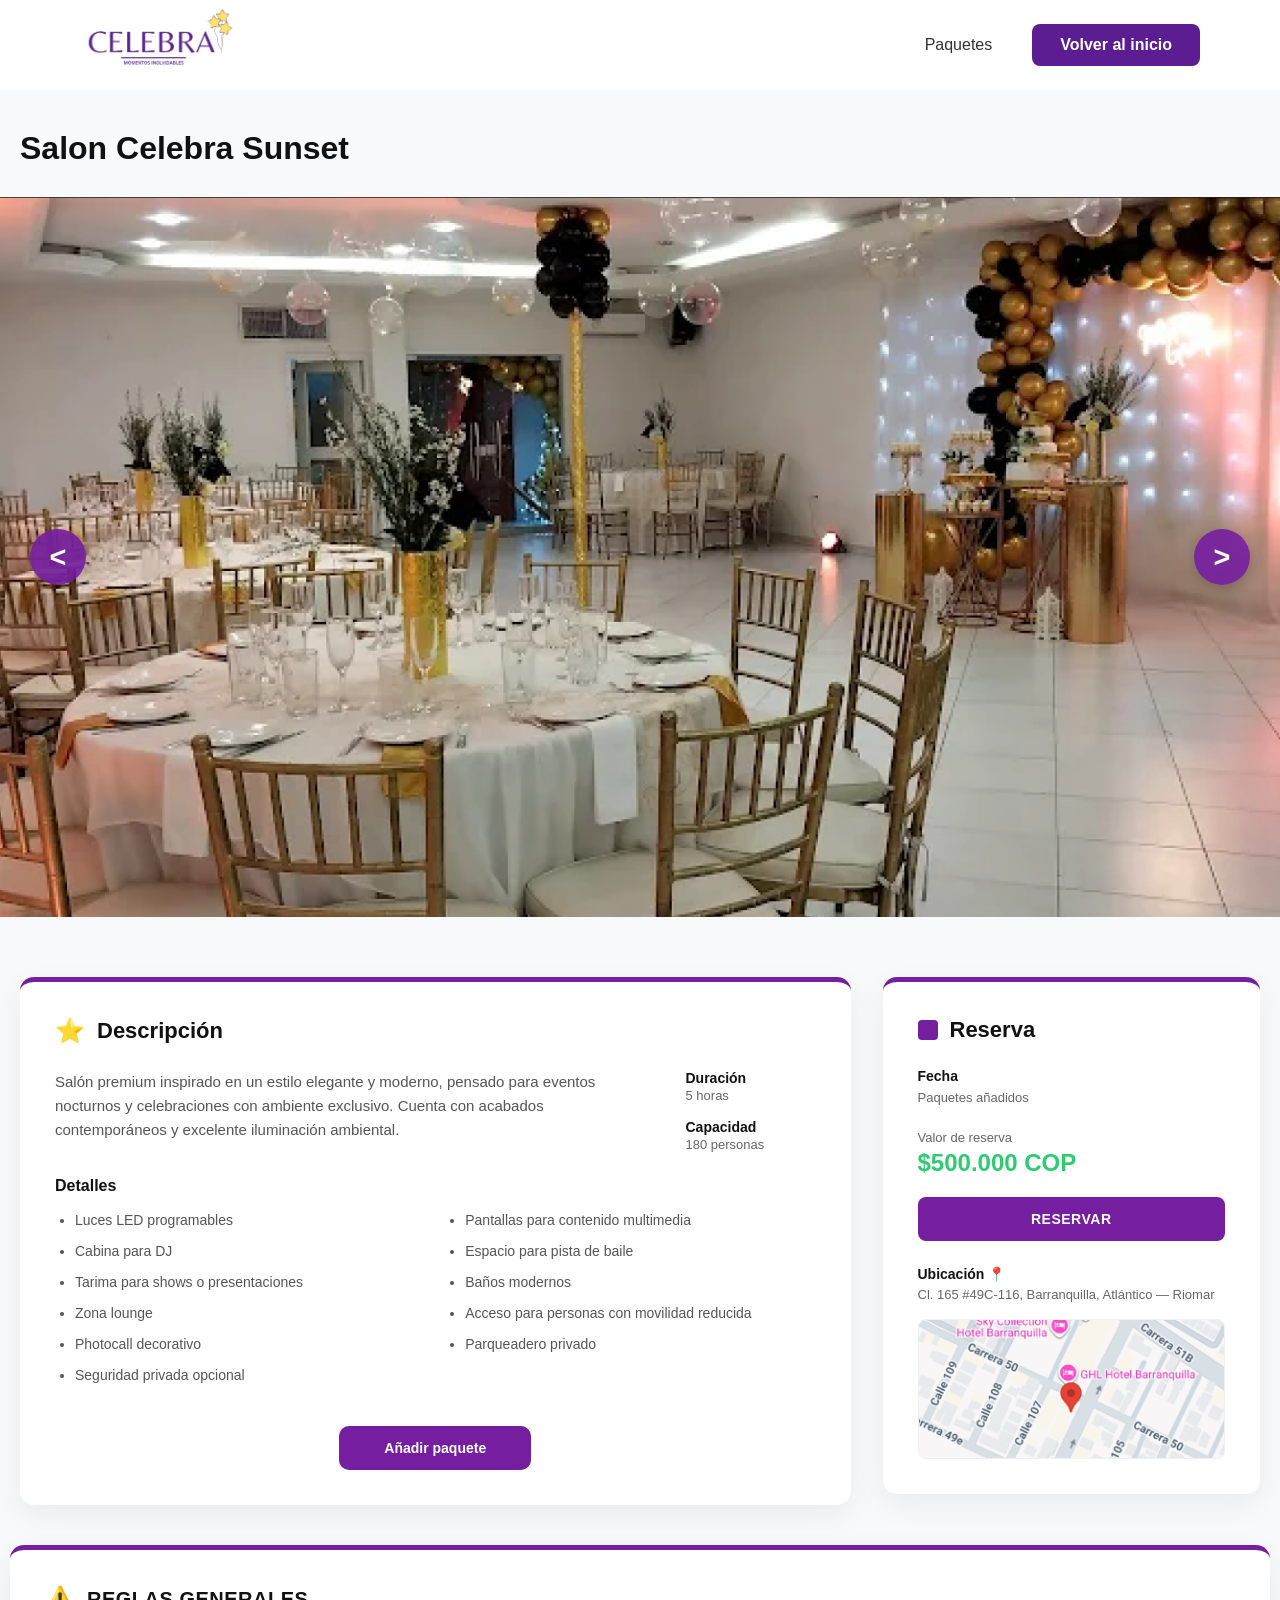
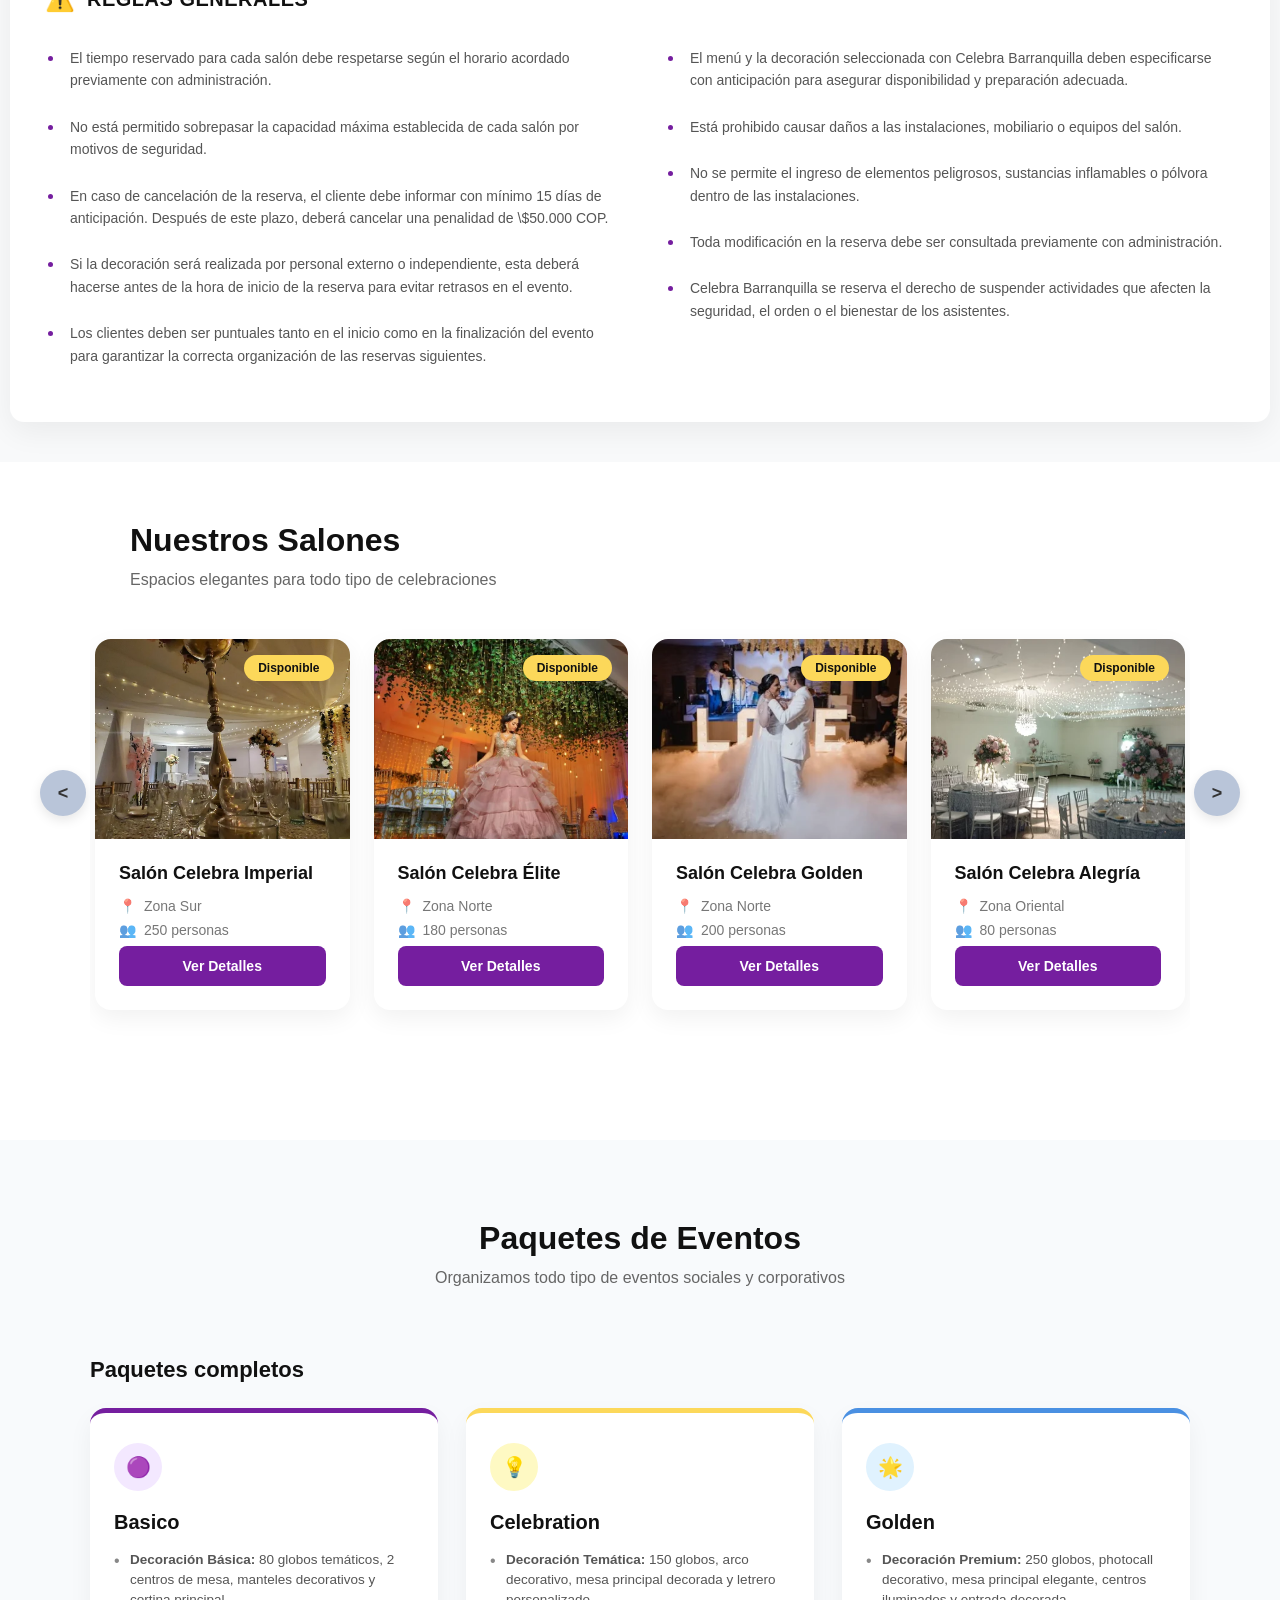
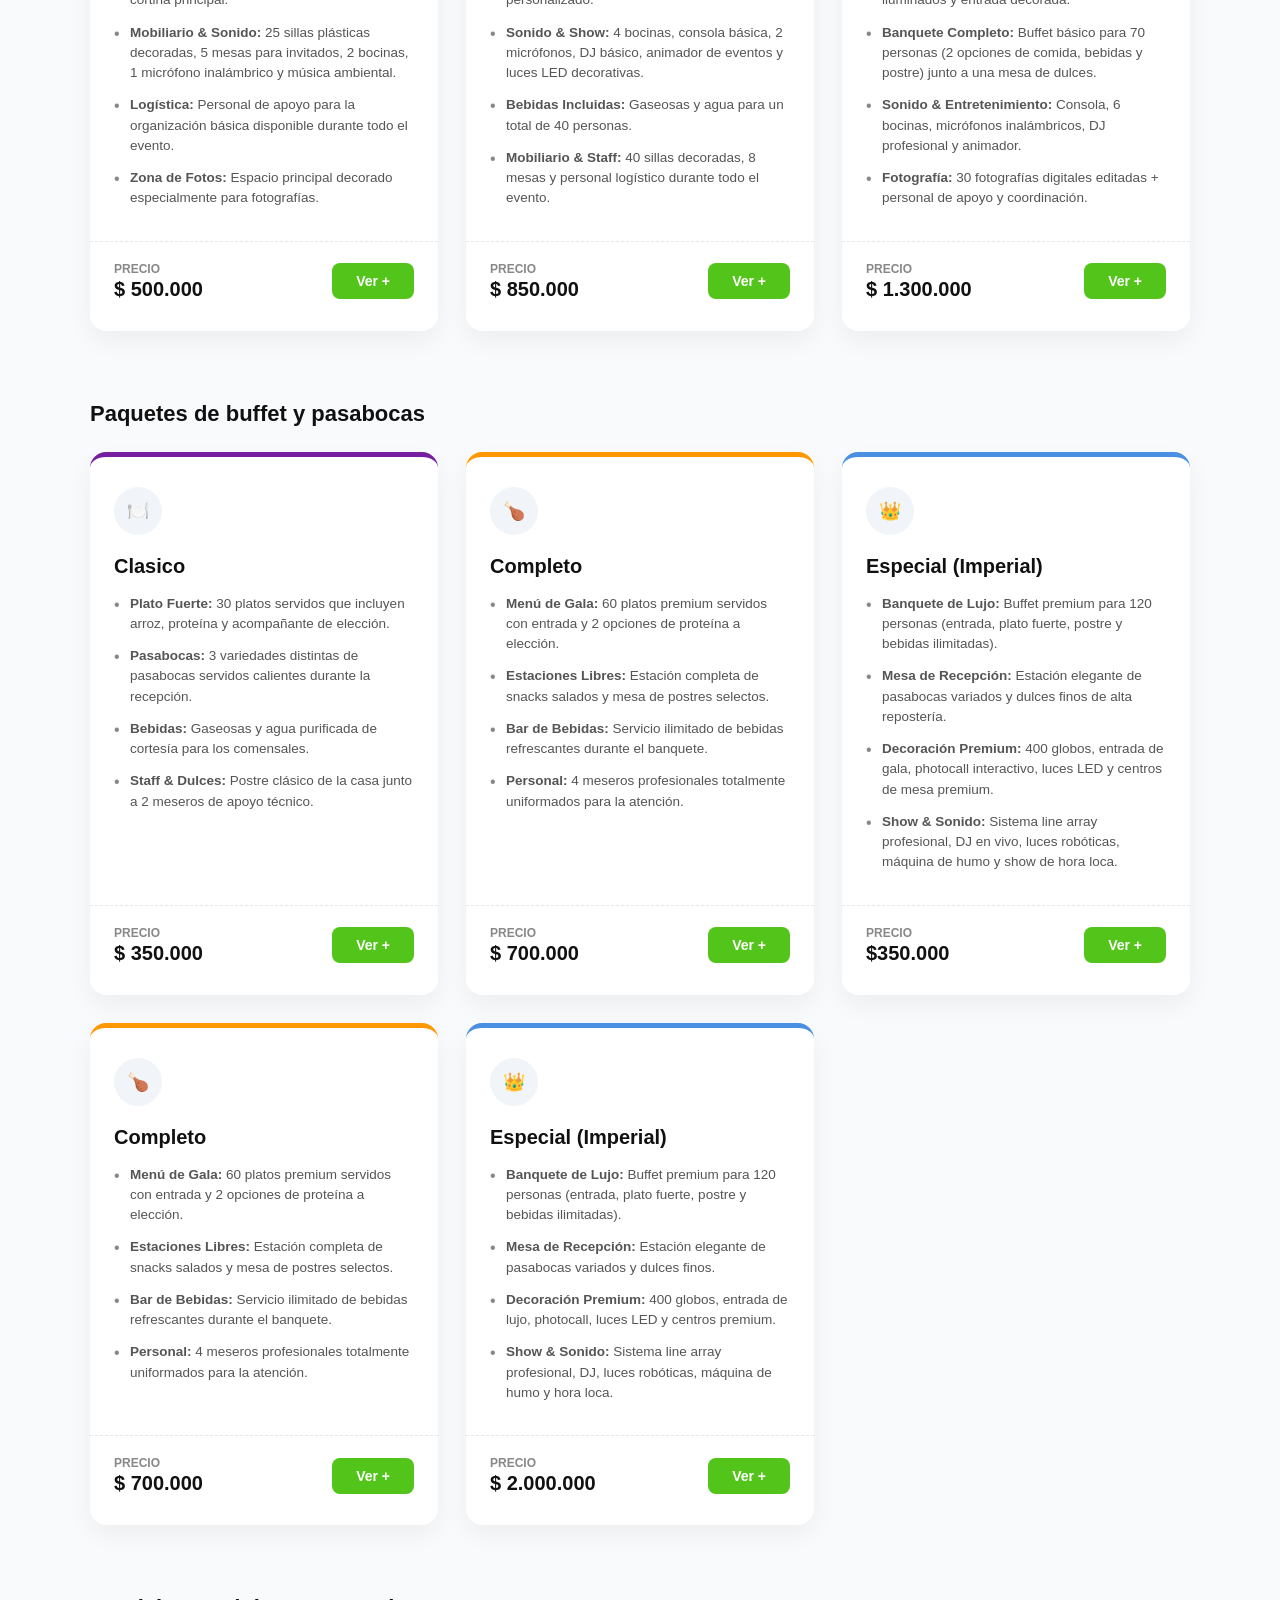
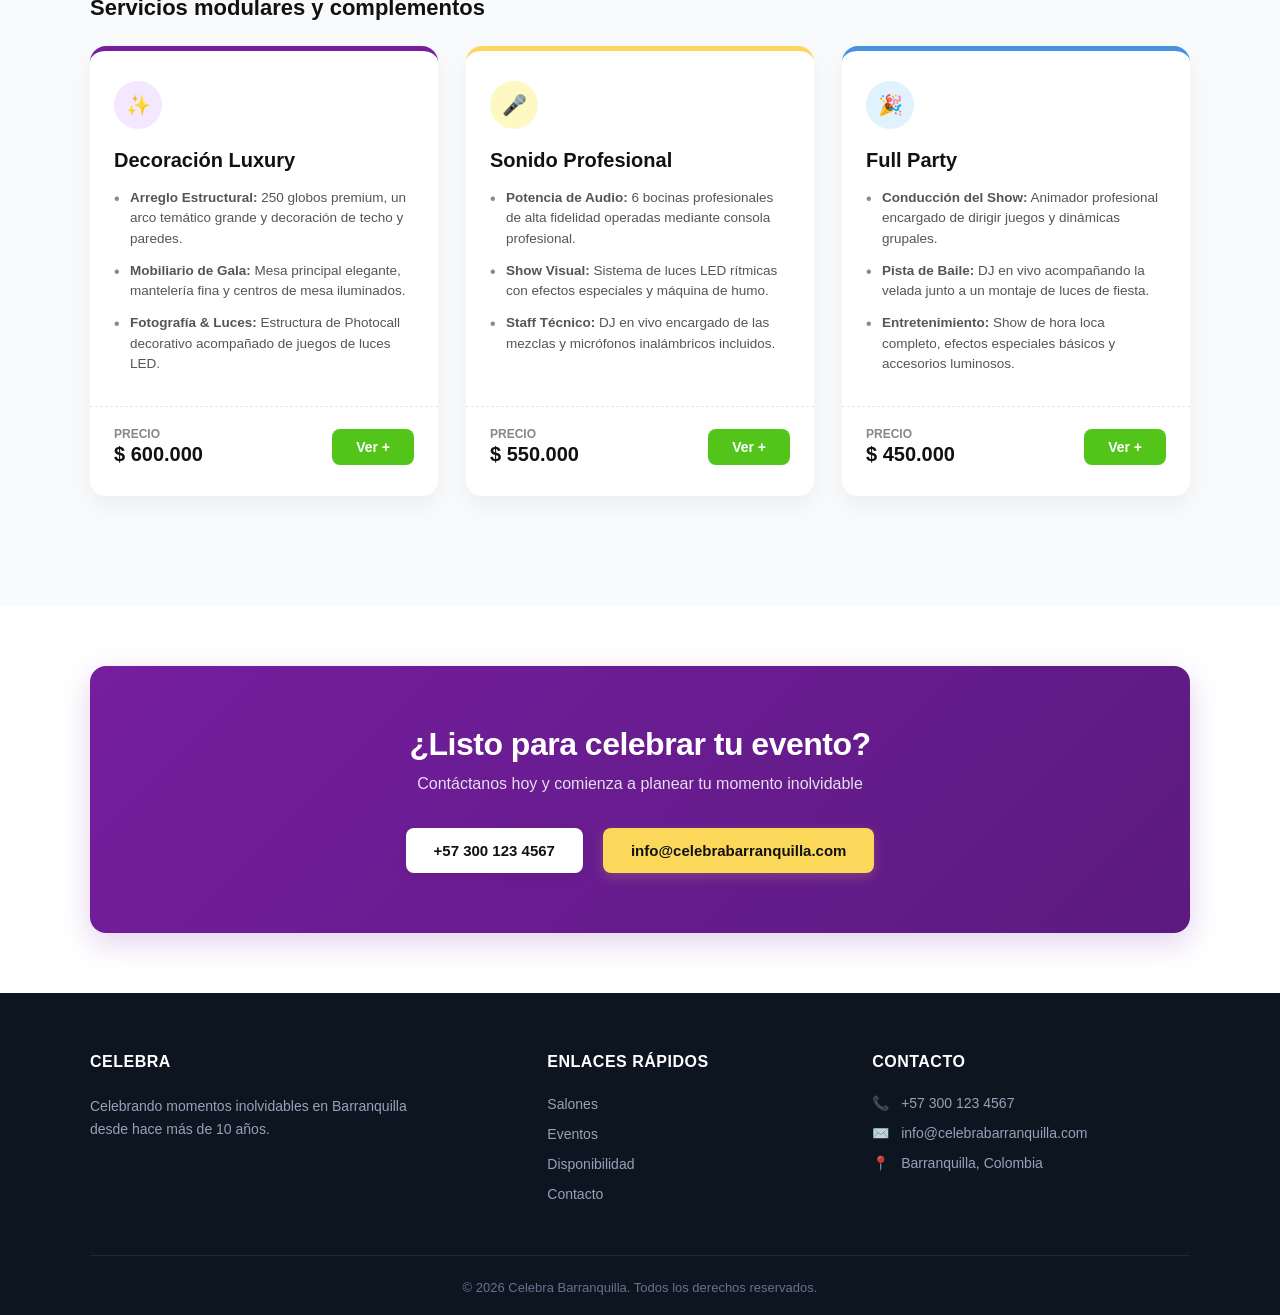
<file: sunset.html>
<!DOCTYPE html>
<html lang="es">
<head>
    <meta charset="UTF-8">
    <meta name="viewport" content="width=device-width, initial-scale=1.0">
    <title>Salón Celebra Sunset - Detalles</title>
    <!-- Enlazado a tu archivo CSS principal unificado -->
    <link rel="stylesheet" href="static/salones.css">
</head>
<body>

    <!-- 1. HEADER (Fondo Blanco) -->
    <header class="header">
        <div class="logo">
             <img src="static/logo.png" alt="Logo Celebra">
        </div>
        <nav class="navbar">
            <a href="#seccion-paquetes">Paquetes</a>
        </nav>
        <a href="index.html" class="btn-register">
            Volver al inicio
        </a>
    </header>

    <!-- CONTENEDOR PRINCIPAL SEMÁNTICO -->
    <main class="salon-details-main">
        <div class="salon-container">

            <!-- Título del Salón ubicado antes de las imágenes -->
            <h1 class="salon-main-title">Salon Celebra Sunset</h1>

            <!-- Banner / Galería de Fotos del Salón con Botones Flotantes -->
            <div class="salon-gallery-wrapper">
                <!-- Botón Izquierdo -->
                <button class="gallery-btn btn-prev" id="galleryPrevBtn" aria-label="Anterior">&lt;</button>
                
                <!-- El riel de imágenes adaptado a tu estructura local -->
                <div class="salon-gallery-track" id="salonGalleryTrack">
                    <img src="static/s1.png" alt="Vista del Salón Sunset 1">
                    <img src="static/s2.png" alt="Vista del Salón Sunset 2">
                    <img src="static/s3.png" alt="Vista del Salón Sunset 3">
                    <img src="static/s4.png" alt="Vista del Salón Sunset 4">
                </div>

                <!-- Botón Derecho -->
                <button class="gallery-btn btn-next" id="galleryNextBtn" aria-label="Siguiente">&gt;</button>
            </div>

            <!-- Grilla de Información: Descripción y Reserva -->
            <div class="details-grid">
                <!-- TARJETA IZQUIERDA: DESCRIPCIÓN -->
                <div class="description-card card">
                    <div class="card-header">
                        <span class="icon-star-filled">⭐</span>
                        <h3>Descripción</h3>
                    </div>
                    
                    <!-- Bloque intermedio: Texto + Info técnica de Sunset -->
                    <div class="description-body-wrapper">
                        <p class="description-text">Salón premium inspirado en un estilo elegante y moderno, pensado para eventos nocturnos y celebraciones con ambiente exclusivo. Cuenta con acabados contemporáneos y excelente iluminación ambiental.</p>
                        
                        <div class="tech-info-specs">
                            <div class="spec-item">
                                <strong>Duración</strong>
                                <span>5 horas</span>
                            </div>
                            <div class="spec-item">
                                <strong>Capacidad</strong>
                                <span>180 personas</span>
                            </div>
                        </div>
                    </div>
                    
                    <h4>Detalles</h4>
                    <div class="details-list-grid">
                        <ul>
                            <li>Luces LED programables</li>
                            <li>Cabina para DJ</li>
                            <li>Tarima para shows o presentaciones</li>
                            <li>Zona lounge</li>
                            <li>Photocall decorativo</li>
                            <li>Seguridad privada opcional</li>
                        </ul>
                        <ul>
                            <li>Pantallas para contenido multimedia</li>
                            <li>Espacio para pista de baile</li>
                            <li>Baños modernos</li>
                            <li>Acceso para personas con movilidad reducida</li>
                            <li>Parqueadero privado</li>
                        </ul>
                    </div>
                    <div class="btn-container-center">
                        <a href="#seccion-paquetes" class="add-package-btn" style="text-decoration: none; display: inline-block;">Añadir paquete</a>
                    </div>
                </div>

                <!-- TARJETA DERECHA: RESERVA (Con los datos de Sunset) -->
                <div class="reservation-card card">
                    <div class="card-header">
                        <div class="package-icon purple-square"></div>
                        <h3>Reserva</h3>
                    </div>
                    
                    <div class="reservation-meta-info">
                        <span class="meta-label">Fecha</span>
                        <span class="meta-sub">Paquetes añadidos</span>
                    </div>
                    
                    <div class="reservation-price-block">
                        <p class="price-label">Valor de reserva</p>
                        <p class="reservation-price">$500.000 COP</p> <!-- Precio exclusivo de Sunset -->
                    </div>
                    
                    <a href="reserva.html" class="reserve-btn">RESERVAR</a>
                    
                    <div class="location-details-block">
                        <p class="location-title">Ubicación 📍</p>
                        <p class="location-address">Cl. 165 #49C-116, Barranquilla, Atlántico — Riomar</p>
                    </div>
                    
                    <div class="map-placeholder">
                        <img src="static/mapa.png" alt="Mapa de ubicación Sunset">
                    </div>
                </div>
            </div>

            <!-- SECCIÓN: REGLAS GENERALES -->
            <div class="rules-section card">
                <div class="card-header">
                    <span class="icon-warning-filled"></span>
                    <h3>REGLAS GENERALES</h3>
                </div>
                <div class="rules-grid">
                    <ul>
                        <li>El tiempo reservado para cada salón debe respetarse según el horario acordado previamente con administración.</li>
                        <li>No está permitido sobrepasar la capacidad máxima establecida de cada salón por motivos de seguridad.</li>
                        <li>En caso de cancelación de la reserva, el cliente debe informar con mínimo 15 días de anticipación. Después de este plazo, deberá cancelar una penalidad de \$50.000 COP.</li>
                        <li>Si la decoración será realizada por personal externo o independiente, esta deberá hacerse antes de la hora de inicio de la reserva para evitar retrasos en el evento.</li>
                        <li>Los clientes deben ser puntuales tanto en el inicio como en la finalización del evento para garantizar la correcta organización de las reservas siguientes.</li>
                    </ul>
                    <ul>
                        <li>El menú y la decoración seleccionada con Celebra Barranquilla deben especificarse con anticipación para asegurar disponibilidad y preparación adecuada.</li>
                        <li>Está prohibido causar daños a las instalaciones, mobiliario o equipos del salón.</li>
                        <li>No se permite el ingreso de elementos peligrosos, sustancias inflamables o pólvora dentro de las instalaciones.</li>
                        <li>Toda modificación en la reserva debe ser consultada previamente con administración.</li>
                        <li>Celebra Barranquilla se reserva el derecho de suspender actividades que afecten la seguridad, el orden o el bienestar de los asistentes.</li>
                    </ul>
                </div>
            </div>

        </div> <!-- Fin de .salon-container -->
    </main>

    <!-- 4. SECCIÓN NUESTROS SALONES (Carrusel Deslizante de Otras Opciones) -->
    <section class="rooms-section" id="nuestros-salones">
        <div class="rooms-header">
            <h2>Nuestros Salones</h2>
            <p>Espacios elegantes para todo tipo de celebraciones</p>
        </div>
        <div class="carousel-wrapper">
            <button class="carousel-btn btn-prev" id="prevBtn" aria-label="Anterior">&lt;</button>
            
            <div class="rooms-container" id="carouselTrack">
                <!-- Tarjeta 1: Imperial -->
                <div class="room-card">
                    <div class="room-image">
                        <span class="badge-available">Disponible</span>
                        <img src="static/salon_imperial.png" alt="salon celebra imperial">
                    </div>
                    <div class="room-info">
                        <h3>Salón Celebra Imperial</h3>
                        <p class="room-meta"><span class="icon">📍</span> Zona Sur</p>
                        <p class="room-meta"><span class="icon">👥</span> 250 personas</p>
                        <a href="imperial.html" class="btn-details">Ver Detalles</a>
                    </div>
                </div>
                <!-- Tarjeta 2: Élite -->
                <div class="room-card">
                    <div class="room-image">
                        <span class="badge-available">Disponible</span>
                        <img src="static/salon2.png" alt="salon celebra elite">
                    </div>
                    <div class="room-info">
                        <h3>Salón Celebra Élite</h3>
                        <p class="room-meta"><span class="icon">📍</span> Zona Norte</p>
                        <p class="room-meta"><span class="icon">👥</span> 180 personas</p>
                        <a href="elite.html" class="btn-details">Ver Detalles</a>
                    </div>
                </div>
                <!-- Tarjeta 3: Golden -->
                                 <div class="room-card">
                    <div class="room-image">
                        <span class="badge-available">Disponible</span>
                        <img src="static/salon1.png" alt="salon celebra golden">
                    </div>
                    <div class="room-info">
                        <h3>Salón Celebra Golden</h3>
                        <p class="room-meta"><span class="icon">📍</span> Zona Norte</p>
                        <p class="room-meta"><span class="icon">👥</span> 200 personas</p>
                        <a href="golden.html" class="btn-details">Ver Detalles</a>
                    </div>
                </div>
                <!-- Tarjeta 5: Salón Celebra Alegría -->
                <div class="room-card">
                    <div class="room-image">
                        <span class="badge-available">Disponible</span>
                        <img src="static/salon4.png" alt="salon celebra alegria">
                    </div>
                    <div class="room-info">
                        <h3>Salón Celebra Alegría</h3>
                        <p class="room-meta"><span class="icon">📍</span> Zona Oriental</p>
                        <p class="room-meta"><span class="icon">👥</span> 80 personas</p>
                        <a href="alegria.html" class="btn-details">Ver Detalles</a>
                    </div>
                </div>
            </div>
            <!-- Botón de Control Derecho -->
            <button class="carousel-btn btn-next" id="nextBtn" aria-label="Siguiente">&gt;</button>
        </div>
    </section>

    <!-- 5. SECCIÓN PAQUETES DE EVENTOS -->
    <section class="packages-section" id="seccion-paquetes">
        <!-- Encabezado Principal -->
        <div class="packages-header">
            <h2>Paquetes de Eventos</h2>
            <p>Organizamos todo tipo de eventos sociales y corporativos</p>
        </div>
        <div class="packages-wrapper">
                        
            <!-- SUBSECCIÓN 1: PAQUETES COMPLETOS -->
            <h3 class="category-title">Paquetes completos</h3>
            <div class="packages-grid">
                                
                <!-- Tarjeta 1: Paquete Básico -->
                <div class="package-card border-purple">
                    <div class="package-info">
                        <div class="package-badge badge-purple">🟣</div>
                        <h4>Basico</h4>
                        <ul class="package-list">
                            <li><strong>Decoración Básica:</strong> 80 globos temáticos, 2 centros de mesa, manteles decorativos y cortina principal.</li>
                            <li><strong>Mobiliario & Sonido:</strong> 25 sillas plásticas decoradas, 5 mesas para invitados, 2 bocinas, 1 micrófono inalámbrico y música ambiental.</li>
                            <li><strong>Logística:</strong> Personal de apoyo para la organización básica disponible durante todo el evento.</li>
                            <li><strong>Zona de Fotos:</strong> Espacio principal decorado especialmente para fotografías.</li>
                        </ul>
                    </div>
                    <div class="package-footer">
                        <div class="package-price">
                            <span>Precio</span>
                            <strong>$ 500.000</strong>
                        </div>
                        <a href="#" class="btn-more">Ver +</a>
                    </div>
                </div>

                <!-- Tarjeta 2: Paquete Celebration -->
                <div class="package-card border-yellow">
                    <div class="package-info">
                        <div class="package-badge badge-yellow">💡</div>
                        <h4>Celebration</h4>
                        <ul class="package-list">
                            <li><strong>Decoración Temática:</strong> 150 globos, arco decorativo, mesa principal decorada y letrero personalizado.</li>
                            <li><strong>Sonido & Show:</strong> 4 bocinas, consola básica, 2 micrófonos, DJ básico, animador de eventos y luces LED decorativas.</li>
                            <li><strong>Bebidas Incluidas:</strong> Gaseosas y agua para un total de 40 personas.</li>
                            <li><strong>Mobiliario & Staff:</strong> 40 sillas decoradas, 8 mesas y personal logístico durante todo el evento.</li>
                        </ul>
                    </div>
                    <div class="package-footer">
                        <div class="package-price">
                            <span>Precio</span>
                            <strong>$ 850.000</strong>
                        </div>
                        <a href="#" class="btn-more">Ver +</a>
                    </div>
                </div>

                <!-- Tarjeta 3: Paquete Golden -->
                <div class="package-card border-blue">
                    <div class="package-info">
                        <div class="package-badge badge-blue">🌟</div>
                        <h4>Golden</h4>
                        <ul class="package-list">
                            <li><strong>Decoración Premium:</strong> 250 globos, photocall decorativo, mesa principal elegante, centros iluminados y entrada decorada.</li>
                            <li><strong>Banquete Completo:</strong> Buffet básico para 70 personas (2 opciones de comida, bebidas y postre) junto a una mesa de dulces.</li>
                            <li><strong>Sonido & Entretenimiento:</strong> Consola, 6 bocinas, micrófonos inalámbricos, DJ profesional y animador.</li>
                            <li><strong>Fotografía:</strong> 30 fotografías digitales editadas + personal de apoyo y coordinación.</li>
                        </ul>
                    </div>
                    <div class="package-footer">
                        <div class="package-price">
                            <span>Precio</span>
                            <strong>$ 1.300.000</strong>
                        </div>
                        <a href="#" class="btn-more">Ver +</a>
                    </div>
                </div>
            </div> <!-- Fin de la grilla de paquetes completos -->
                        
            <!-- SUBSECCIÓN 2: PAQUETES DE BUFFET Y PASABOCAS -->
            <h3 class="category-title">Paquetes de buffet y pasabocas</h3>
            <div class="packages-grid">
                                
                <!-- Tarjeta 4: Buffet Clásico -->
                <div class="package-card border-purple">
                    <div class="package-info">
                        <div class="package-badge badge-gray">🍽️</div>
                        <h4>Clasico</h4>
                        <ul class="package-list">
                            <li><strong>Plato Fuerte:</strong> 30 platos servidos que incluyen arroz, proteína y acompañante de elección.</li>
                            <li><strong>Pasabocas:</strong> 3 variedades distintas de pasabocas servidos calientes durante la recepción.</li>
                            <li><strong>Bebidas:</strong> Gaseosas y agua purificada de cortesía para los comensales.</li>
                            <li><strong>Staff & Dulces:</strong> Postre clásico de la casa junto a 2 meseros de apoyo técnico.</li>
                        </ul>
                    </div>
                    <div class="package-footer">
                        <div class="package-price">
                            <span>Precio</span>
                            <strong>$ 350.000</strong>
                        </div>
                        <a href="#" class="btn-more">Ver +</a>
                    </div>
                </div>

                <!-- Tarjeta 5: Buffet Premium -->
                <div class="package-card border-orange">
                    <div class="package-info">
                        <div class="package-badge badge-gray">🍗</div>
                        <h4>Completo</h4>
                        <ul class="package-list">
                            <li><strong>Menú de Gala:</strong> 60 platos premium servidos con entrada y 2 opciones de proteína a elección.</li>
                            <li><strong>Estaciones Libres:</strong> Estación completa de snacks salados y mesa de postres selectos.</li>
                            <li><strong>Bar de Bebidas:</strong> Servicio ilimitado de bebidas refrescantes durante el banquete.</li>
                            <li><strong>Personal:</strong> 4 meseros profesionales totalmente uniformados para la atención.</li>
                        </ul>
                    </div>
                    <div class="package-footer">
                        <div class="package-price">
                            <span>Precio</span>
                            <strong>$ 700.000</strong>
                        </div>
                        <a href="#" class="btn-more">Ver +</a>
                    </div>
                </div>
                <!-- Tarjeta 6: Paquete Imperial -->
                <div class="package-card border-blue">
                    <div class="package-info">
                        <div class="package-badge badge-gray">👑</div>
                        <h4>Especial (Imperial)</h4>
                        <ul class="package-list">
                            <li><strong>Banquete de Lujo:</strong> Buffet premium para 120 personas (entrada, plato fuerte, postre y bebidas ilimitadas).</li>
                            <li><strong>Mesa de Recepción:</strong> Estación elegante de pasabocas variados y dulces finos de alta repostería.</li>
                            <li><strong>Decoración Premium:</strong> 400 globos, entrada de gala, photocall interactivo, luces LED y centros de mesa premium.</li>
                            <li><strong>Show & Sonido:</strong> Sistema line array profesional, DJ en vivo, luces robóticas, máquina de humo y show de hora loca.</li>
                        </ul>
                    </div>
                    <div class="package-footer">
                        <div class="package-price">
                            <span>Precio</span>
                            <strong>$350.000</strong>
                        </div>
                        <a href="#" class="btn-more">Ver +</a>
                    </div>
                </div>

                <!-- Tarjeta 5: Paquete Buffet Premium (Completo) -->
                <div class="package-card border-orange">
                    <div class="package-info">
                        <div class="package-badge badge-gray">🍗</div>
                        <h4>Completo</h4>
                        <ul class="package-list">
                            <li><strong>Menú de Gala:</strong> 60 platos premium servidos con entrada y 2 opciones de proteína a elección.</li>
                            <li><strong>Estaciones Libres:</strong> Estación completa de snacks salados y mesa de postres selectos.</li>
                            <li><strong>Bar de Bebidas:</strong> Servicio ilimitado de bebidas refrescantes durante el banquete.</li>
                            <li><strong>Personal:</strong> 4 meseros profesionales totalmente uniformados para la atención.</li>
                        </ul>
                    </div>
                    <div class="package-footer">
                        <div class="package-price">
                            <span>Precio</span>
                            <strong>$ 700.000</strong>
                        </div>
                        <a href="#" class="btn-more">Ver +</a>
                    </div>
                </div>
                <!-- Tarjeta 6: Paquete Imperial -->
                <div class="package-card border-blue">
                    <div class="package-info">
                        <div class="package-badge badge-gray">👑</div>
                        <h4>Especial (Imperial)</h4>
                        <ul class="package-list">
                            <li><strong>Banquete de Lujo:</strong> Buffet premium para 120 personas (entrada, plato fuerte, postre y bebidas ilimitadas).</li>
                            <li><strong>Mesa de Recepción:</strong> Estación elegante de pasabocas variados y dulces finos.</li>
                            <li><strong>Decoración Premium:</strong> 400 globos, entrada de lujo, photocall, luces LED y centros premium.</li>
                            <li><strong>Show & Sonido:</strong> Sistema line array profesional, DJ, luces robóticas, máquina de humo y hora loca.</li>
                        </ul>
                    </div>
                    <div class="package-footer">
                        <div class="package-price">
                            <span>Precio</span>
                            <strong>$ 2.000.000</strong>
                        </div>
                        <a href="#" class="btn-more">Ver +</a>
                    </div>
                </div>
            </div> <!-- Fin de la grilla de paquetes de buffet -->
                        
            <!-- SUBSECCIÓN 3: SERVICIOS MODULARES Y COMPLEMENTOS -->
            <h3 class="category-title">Servicios modulares y complementos</h3>
            <div class="packages-grid">
                                
                <!-- Tarjeta 7: Decoración Luxury -->
                <div class="package-card border-purple">
                    <div class="package-info">
                        <div class="package-badge badge-purple">✨</div>
                        <h4>Decoración Luxury</h4>
                        <ul class="package-list">
                            <li><strong>Arreglo Estructural:</strong> 250 globos premium, un arco temático grande y decoración de techo y paredes.</li>
                            <li><strong>Mobiliario de Gala:</strong> Mesa principal elegante, mantelería fina y centros de mesa iluminados.</li>
                            <li><strong>Fotografía & Luces:</strong> Estructura de Photocall decorativo acompañado de juegos de luces LED.</li>
                        </ul>
                    </div>
                    <div class="package-footer">
                        <div class="package-price">
                            <span>Precio</span>
                            <strong>$ 600.000</strong>
                        </div>
                        <a href="#" class="btn-more">Ver +</a>
                    </div>
                </div>

                <!-- Tarjeta 8: Sonido Profesional -->
                <div class="package-card border-yellow">
                    <div class="package-info">
                        <div class="package-badge badge-yellow">🎤</div>
                        <h4>Sonido Profesional</h4>
                        <ul class="package-list">
                            <li><strong>Potencia de Audio:</strong> 6 bocinas profesionales de alta fidelidad operadas mediante consola profesional.</li>
                            <li><strong>Show Visual:</strong> Sistema de luces LED rítmicas con efectos especiales y máquina de humo.</li>
                            <li><strong>Staff Técnico:</strong> DJ en vivo encargado de las mezclas y micrófonos inalámbricos incluidos.</li>
                        </ul>
                    </div>
                    <div class="package-footer">
                        <div class="package-price">
                            <span>Precio</span>
                            <strong>$ 550.000</strong>
                        </div>
                        <a href="#" class="btn-more">Ver +</a>
                    </div>
                </div>

                <!-- Tarjeta 9: Animación Full Party -->
                <div class="package-card border-blue">
                    <div class="package-info">
                        <div class="package-badge badge-blue">🎉</div>
                        <h4>Full Party</h4>
                        <ul class="package-list">
                            <li><strong>Conducción del Show:</strong> Animador profesional encargado de dirigir juegos y dinámicas grupales.</li>
                            <li><strong>Pista de Baile:</strong> DJ en vivo acompañando la velada junto a un montaje de luces de fiesta.</li>
                            <li><strong>Entretenimiento:</strong> Show de hora loca completo, efectos especiales básicos y accesorios luminosos.</li>
                        </ul>
                    </div>
                    <div class="package-footer">
                        <div class="package-price">
                            <span>Precio</span>
                            <strong>$ 450.000</strong>
                        </div>
                        <a href="#" class="btn-more">Ver +</a>
                    </div>
                </div>
            </div> <!-- Fin de la grilla de servicios modulares -->
        </div> <!-- Fin de la envoltura wrapper -->
    </section> <!-- Fin de la sección general de paquetes -->
        
    <!-- 6. SECCIÓN LLAMADA A LA ACCIÓN (CTA MORADO) -->
    <section class="cta-section">
        <div class="cta-container">
            <h2>¿Listo para celebrar tu evento?</h2>
            <p>Contáctanos hoy y comienza a planear tu momento inolvidable</p>
            <div class="cta-buttons">
                <a href="tel:+573001234567" class="btn-cta-white">+57 300 123 4567</a>
                <a href="mailto:info@celebrabarranquilla.com" class="btn-cta-yellow">info@celebrabarranquilla.com</a>
            </div>
        </div>
    </section>

    <!-- 7. FOOTER PRINCIPAL (FONDO OSCURO) -->
    <footer class="main-footer">
        <div class="footer-container">
                        
            <!-- Columna 1: Marca -->
            <div class="footer-col">
                <h3>CELEBRA</h3>
                <p>Celebrando momentos inolvidables en Barranquilla desde hace más de 10 años.</p>
            </div>
            
            <!-- Columna 2: Enlaces Rápidos -->
            <div class="footer-col">
                <h3>Enlaces Rápidos</h3>
                <ul class="footer-links">
                    <li><a href="#nuestros-salones">Salones</a></li>
                    <li><a href="#seccion-paquetes">Eventos</a></li>
                    <li><a href="#nuestros-salones">Disponibilidad</a></li>
                    <li><a href="#contacto">Contacto</a></li>
                </ul>
            </div>
            
            <!-- Columna 3: Información de Contacto -->
            <div class="footer-col">
                <h3>Contacto</h3>
                <ul class="footer-contact">
                    <li><span class="icon">📞</span> +57 300 123 4567</li>
                    <li><span class="icon">✉️</span> info@celebrabarranquilla.com</li>
                    <li><span class="icon">📍</span> Barranquilla, Colombia</li>
                </ul>
            </div>
        </div>
        <!-- Barra Inferior de Copyright -->
        <div class="footer-bottom">
            <p>&copy; 2026 Celebra Barranquilla. Todos los derechos reservados.</p>
        </div>
    </footer>


    <!-- LÓGICAS JAVASCRIPT UNIFICADAS (LIMPIO Y CORREGIDO) -->
    <script>
        document.addEventListener('DOMContentLoaded', function() {
            // 1. Script de la Galería Superior (Ancho Completo)
            const galleryTrack = document.getElementById('salonGalleryTrack');
            const galleryPrevBtn = document.getElementById('galleryPrevBtn');
            const galleryNextBtn = document.getElementById('galleryNextBtn');

            if (galleryTrack && galleryPrevBtn && galleryNextBtn) {
                // Avanza exactamente un ancho completo de pantalla al dar siguiente
                galleryNextBtn.addEventListener('click', () => {
                    galleryTrack.scrollBy({ left: window.innerWidth, behavior: 'smooth' });
                });
                // Retrocede exactamente un ancho completo de pantalla al dar anterior
                galleryPrevBtn.addEventListener('click', () => {
                    galleryTrack.scrollBy({ left: -window.innerWidth, behavior: 'smooth' });
                });
            }

            // 2. Script del Carrusel de Recomendados de Abajo
            const track = document.getElementById('carouselTrack');
            const prevBtn = document.getElementById('prevBtn');
            const nextBtn = document.getElementById('nextBtn');

            const getScrollAmount = () => {
                const card = document.querySelector('.room-card');
                const gap = 24; 
                return card ? card.offsetWidth + gap : 300;
            };

            if (track && prevBtn && nextBtn) {
                nextBtn.addEventListener('click', () => {
                    track.scrollBy({ left: getScrollAmount(), behavior: 'smooth' });
                });
                prevBtn.addEventListener('click', () => {
                    track.scrollBy({ left: -getScrollAmount(), behavior: 'smooth' });
                });
            }
        });
    </script>

</body>
</html>
</file>
<file: static/index.css>
/* --- RESET GENERAL --- */
* {
    margin: 0;
    padding: 0;
    box-sizing: border-box;
}

body {
    font-family: 'Inter', sans-serif;
    background-color: #ffffff;
}

/* --- HEADER (Fondo Blanco) --- */
.header {
    width: 100%;
    height: 90px;
    background-color: #ffffff;
    display: flex;
    justify-content: space-between;
    align-items: center;
    padding: 0 80px;
}

/* LOGO */
.logo img {
    width: 160px;
    object-fit: contain;
}

/* NAVBAR */
.navbar {
    display: flex;
    align-items: center;
    margin-left: auto; /* Empuja el menú hacia la derecha */
    margin-right: 40px; /* Separación con el botón registrarme */
}

.navbar a {
    text-decoration: none;
    color: #333333; /* Texto oscuro para contrastar con fondo blanco */
    font-size: 16px;
    font-weight: 500;
    transition: 0.3s;
}

.navbar a:hover {
    color: #751e9f;
}

/* BOTON REGISTRARME */
.btn-register {
    text-decoration: none;
    background-color: #5c1d93; /* El morado exacto del botón superior */
    color: white;
    padding: 12px 28px;
    border-radius: 8px; 
    font-weight: 600;
    transition: 0.3s;
}

.btn-register:hover {
    background-color: #481475;
}

/* --- HERO SECTION (Sección Púrpura Principal) --- */
.hero {
    background-color: #751e9f; /* Fondo morado exacto del prototipo */
    min-height: calc(100vh - 90px); /* Ocupa todo el espacio restante de pantalla */
    display: flex;
    align-items: center;
    padding: 60px 80px;
}

.hero-container {
    max-width: 1200px;
    width: 100%;
    margin: 0 auto;
    display: flex;
    align-items: center;
    justify-content: space-between;
    gap: 60px;
}

/* TEXTO DEL HERO */
.hero-text {
    flex: 1;
    color: white;
}

.hero-text h1 {
    font-size: 52px; /* Un poco más imponente como el diseño original */
    font-weight: 700;
    line-height: 1.15;
    letter-spacing: -0.5px; /* Junta sutilmente las letras */
    margin-bottom: 24px;
}

.hero-text p {
    font-size: 18px;
    line-height: 1.6;
    margin-bottom: 35px;
    max-width: 520px;
    opacity: 0.85; /* Tono suavizado idéntico al prototipo */
}

/* BOTONES DEL HERO */
.hero-buttons {
    display: flex;
    gap: 16px;
}

.hero-buttons a {
    text-decoration: none;
    padding: 14px 32px;
    border-radius: 8px;
    font-weight: 600;
    font-size: 16px;
    transition: 0.3s;
    text-align: center;
}

.btn-yellow {
    background-color: #fcd85a; /* Amarillo exacto de la imagen */
    color: #111111;
}

.btn-yellow:hover {
    background-color: #e4c14b;
}

.btn-outline {
    background-color: transparent;
    color: white;
    border: 2px solid white;
}

.btn-outline:hover {
    background-color: rgba(255, 255, 255, 0.1);
}

/* CONTENEDOR PRINCIPAL DE LA GALERÍA */
.hero-gallery {
    flex: 1;
    display: flex;
    gap: 24px; /* Separación horizontal entre columnas */
    max-width: 580px;
    align-items: flex-start;
}

/* COLUMNAS */
.gallery-col {
    flex: 1;
    display: flex;
    flex-direction: column;
    gap: 24px; /* Separación vertical entre imágenes */
}

/* DESFASE ASIMÉTRICO (Clave para el diseño del prototipo) */
.col-right {
    margin-top: 45px; /* Empuja la columna derecha hacia abajo */
}

/* CONTENEDOR DE CADA IMAGEN */
.gallery-item {
    width: 100%;
    aspect-ratio: 4 / 3; /* Proporción idéntica a tus fotos */
    overflow: hidden;
    border-radius: 12px; /* Redondeado sutil de las esquinas */
    box-shadow: 0 4px 20px rgba(0, 0, 0, 0.15);
}

.gallery-item img {
    width: 100%;
    height: 100%;
    object-fit: cover;
}

/* --- SECCIÓN SERVICIOS --- */
.services-section {
    background-color: #ffffff;
    padding: 80px 20px;
    width: 100%;
}

/* Encabezado de la sección */
.services-header {
    text-align: center;
    margin-bottom: 50px;
}

.services-header h2 {
    font-size: 32px;
    font-weight: 700;
    color: #111111;
    margin-bottom: 12px;
}

.services-header p {
    font-size: 16px;
    color: #666666;
}

/* Contenedor de las tarjetas */
.services-container {
    max-width: 1100px;
    margin: 0 auto;
    display: flex;
    flex-direction: column;
    gap: 40px; /* Separación entre tarjetas */
}

/* Estructura base de la tarjeta */
.service-card {
    display: flex;
    background-color: #ffffff;
    border-radius: 16px;
    overflow: hidden;
    box-shadow: 0 10px 30px rgba(0, 0, 0, 0.08); /* Sombra suave trasera */
}

/* Bloque izquierdo de información */
.service-info {
    flex: 1;
    padding: 40px;
    display: flex;
    flex-direction: column;
    justify-content: center;
    position: relative;
}

/* Cuadrados decorativos de color (Iconos simulados) */
.service-icon {
    width: 24px;
    height: 24px;
    border-radius: 4px;
    margin-bottom: 20px;
}
.icon-purple { background-color: #751e9f; }
.icon-orange { background-color: #fcd85a; }
.icon-blue { background-color: #4a90e2; }

.service-info h3 {
    font-size: 22px;
    font-weight: 700;
    color: #111111;
    margin-bottom: 14px;
}

.service-desc {
    font-size: 14px;
    color: #666666;
    line-height: 1.5;
    margin-bottom: 20px;
}

/* Listas con viñetas */
.service-list {
    list-style: none; /* Quitamos los puntos por defecto */
}

.service-list li {
    font-size: 14px;
    color: #555555;
    margin-bottom: 8px;
    position: relative;
    padding-left: 15px;
}

/* Viñeta personalizada simulando el punto de la imagen */
.service-list li::before {
    content: "•";
    position: absolute;
    left: 0;
    color: #888888;
}

/* Bloque derecho de la imagen */
.service-image {
    flex: 1.3; /* Da más espacio horizontal a la imagen para que salga completa */
    position: relative;
}

.service-image img {
    width: 100%;
    height: 100%;
    object-fit: cover;
    display: block;
}

/* --- DETALLES DE BORDES ESPECÍFICOS POR TARJETA --- */
.card-purple { border-left: 5px solid #751e9f; }
.card-orange { border-left: 5px solid #fcd85a; }
.card-blue { border-left: 5px solid #4a90e2; }


/* --- SECCIÓN SALONES CON CARRUSEL --- */
.rooms-section {
    background-color: #ffffff;
    padding: 60px 20px 100px 20px;
    width: 100%;
    overflow: hidden;
}

/* Encabezado */
.rooms-header {
    max-width: 1100px;
    margin: 0 auto 40px auto;
    text-align: left;
    padding: 0 40px; /* Margen interno alineado al carrusel */
}

.rooms-header h2 {
    font-size: 32px;
    font-weight: 700;
    color: #111111;
    margin-bottom: 12px;
}

.rooms-header p {
    font-size: 16px;
    color: #666666;
}

/* Envoltura externa para posicionar las flechas laterales */
.carousel-wrapper {
    max-width: 1200px;
    margin: 0 auto;
    position: relative;
    padding: 0 50px; /* Espacio para que las flechas no queden sobre el contenido */
}

/* Contenedor Deslizante de las Tarjetas (Usa Flexbox horizontal) */
.rooms-container {
    display: flex;
    gap: 24px;
    overflow-x: auto; /* Permite arrastre táctil o scroll por trackpad */
    scroll-behavior: smooth;
    scroll-snap-type: x mandatory; /* Ajuste magnético suave al deslizar */
    padding: 10px 5px 30px 5px;
}

/* Ocultar barra de scroll nativa para un diseño más limpio */
.rooms-container::-webkit-scrollbar {
    display: none;
}
.rooms-container {
    -ms-overflow-style: none;  /* IE y Edge */
    scrollbar-width: none;  /* Firefox */
}

/* Estructura de Tarjetas del Carrusel (Muestra 4 por pantalla de forma exacta) */
.room-card {
    min-width: calc((100% - (3 * 24px)) / 4); 
    background-color: #ffffff;
    border-radius: 16px;
    overflow: hidden;
    box-shadow: 0 8px 24px rgba(0, 0, 0, 0.06);
    display: flex;
    flex-direction: column;
    scroll-snap-align: start; /* Alineación del snap magnético */
    transition: transform 0.3s ease;
}

.room-card:hover {
    transform: translateY(-5px);
}

/* Contenedor de Imagen y Etiqueta Flotante */
.room-image {
    width: 100%;
    height: 200px;
    position: relative;
    overflow: hidden;
}

.room-image img {
    width: 100%;
    height: 100%;
    object-fit: cover;
}

/* Etiqueta Amarilla "Disponible" */
.badge-available {
    position: absolute;
    top: 16px;
    right: 16px;
    background-color: #fcd85a;
    color: #111111;
    font-size: 12px;
    font-weight: 700;
    padding: 6px 14px;
    border-radius: 20px;
    z-index: 10;
}

/* Bloque de Información de la tarjeta */
.room-info {
    padding: 24px;
    display: flex;
    flex-direction: column;
    flex-grow: 1;
}

.room-info h3 {
    font-size: 18px;
    font-weight: 700;
    color: #111111;
    margin-bottom: 14px;
}

.room-meta {
    font-size: 14px;
    color: #777777;
    margin-bottom: 8px;
    display: flex;
    align-items: center;
    gap: 8px;
}

.room-meta .icon {
    font-size: 14px;
    opacity: 0.7;
}

/* Botón Ver Detalles */
.btn-details {
    text-decoration: none;
    background-color: #751e9f;
    color: #ffffff;
    text-align: center;
    padding: 12px;
    border-radius: 8px;
    font-weight: 600;
    font-size: 14px;
    margin-top: auto; /* Empuja el botón al fondo de la tarjeta */
    transition: background-color 0.3s;
}

.btn-details:hover {
    background-color: #5c1d93;
}

/* --- BOTONES DE CONTROL (FLECHAS REDONDAS) --- */
.carousel-btn {
    position: absolute;
    top: 40%;
    transform: translateY(-50%);
    width: 46px;
    height: 46px;
    background-color: #b9c5d9; /* Gris azulado translúcido idéntico al prototipo */
    color: #333333;
    border: none;
    border-radius: 50%;
    font-size: 18px;
    font-weight: bold;
    cursor: pointer;
    display: flex;
    align-items: center;
    justify-content: center;
    z-index: 20;
    box-shadow: 0 4px 12px rgba(0,0,0,0.1);
    transition: background-color 0.2s, transform 0.2s;
}

.carousel-btn:hover {
    background-color: #a3b3cc;
    transform: translateY(-50%) scale(1.05);
}

.btn-prev { left: 0; }
.btn-next { right: 0; }


/* --- AJUSTES RESPONSIVOS UNIFICADOS (Móviles / Tablets) --- */
@media (max-width: 992px) {
    .header {
        padding: 0 40px;
    }
    
.navbar {display: none; /* Oculta el menú simple en tablets si no hay espacio */}.hero {padding: 60px 40px;}.hero-container {flex-direction: column; /* Coloca el texto arriba y las fotos abajo */text-align: center;gap: 40px;}.hero-text p {margin: 0 auto 35px auto;}.hero-buttons {justify-content: center;}.hero-gallery {max-width: 100%;}.col-right {margin-top: 0; /* Quita el desfase en pantallas pequeñas */}.room-card {min-width: calc((100% - (1 * 24px)) / 2); /* Muestra 2 tarjetas en pantallas medianas */}}@media (max-width: 768px) {.service-card {flex-direction: column; /* Apila el texto arriba y la foto abajo */}.service-image {height: 240px;}.service-info {padding: 30px 20px;}}@media (max-width: 600px) {.carousel-wrapper {padding: 0; /* Quita los márgenes en móviles para ganar espacio /}.carousel-btn {display: none; / En celular se ocultan las flechas para usar scroll táctil nativo /}.room-card {min-width: 85%; / Deja ver una tarjeta completa y un pedazo de la siguiente */}.rooms-header {text-align: center;padding: 0 20px;}}



/* --- SECCIÓN PAQUETES GENERALES --- */
.packages-section {
    background-color: #f8fafc; /* Fondo gris ultra claro para contrastar con las tarjetas blancas */
    padding: 80px 20px;
    width: 100%;
}

.packages-header {
    text-align: center;
    margin-bottom: 50px;
}

.packages-header h2 {
    font-size: 32px;
    font-weight: 700;
    color: #111111;
    margin-bottom: 12px;
}

.packages-header p {
    font-size: 16px;
    color: #666666;
}

.packages-wrapper {
    max-width: 1100px;
    margin: 0 auto;
    display: flex;
    flex-direction: column;
    gap: 20px;
}

.category-title {
    font-size: 22px;
    font-weight: 700;
    color: #111111;
    margin-top: 20px;
    margin-bottom: 5px;
}

/* Grilla de 3 Columnas */
.packages-grid {
    display: grid;
    grid-template-columns: repeat(3, 1fr);
    gap: 28px;
    margin-bottom: 30px;
}

/* Estructura de la Tarjeta */
.package-card {
    background-color: #ffffff;
    border-radius: 16px;
    box-shadow: 0 10px 25px rgba(0, 0, 0, 0.05);
    display: flex;
    flex-direction: column;
    justify-content: space-between;
    overflow: hidden;
    transition: transform 0.3s ease, box-shadow 0.3s ease;
}

.package-card:hover {
    transform: translateY(-4px);
    box-shadow: 0 14px 35px rgba(0, 0, 0, 0.08);
}

.package-info {
    padding: 30px 24px 20px 24px;
}

/* Círculos de iconos superiores */
.package-badge {
    width: 48px;
    height: 48px;
    border-radius: 50%;
    display: flex;
    align-items: center;
    justify-content: center;
    font-size: 20px;
    margin-bottom: 20px;
}

.badge-purple { background-color: #f3e8ff; }
.badge-yellow { background-color: #fef9c3; }
.badge-blue { background-color: #e0f2fe; }

.package-info h4 {
    font-size: 20px;
    font-weight: 700;
    color: #111111;
    margin-bottom: 16px;
}

.package-list {
    list-style: none;
}

.package-list li {
    font-size: 13.5px;
    color: #555555;
    line-height: 1.5;
    margin-bottom: 12px;
    position: relative;
    padding-left: 16px;
}

.package-list li::before {
    content: "•";
    position: absolute;
    left: 0;
    color: #888888;
    font-size: 16px;
    top: -1px;
}

/* Footer con Precio y Botón */
.package-footer {
    padding: 20px 24px 30px 24px;
    display: flex;
    justify-content: space-between;
    align-items: center;
    border-top: 1px dashed #e2e8f0;
    margin-top: auto; /* Fuerza la alineación horizontal abajo */
}

.package-price {
    display: flex;
    flex-direction: column;
}

.package-price span {
    font-size: 12px;
    color: #888888;
    text-transform: uppercase;
    font-weight: 600;
}

.package-price strong {
    font-size: 20px;
    font-weight: 700;
    color: #111111;
    margin-top: 2px;
}

.btn-more {
    text-decoration: none;
    background-color: #52c41a; /* Verde del diseño */
    color: #ffffff;
    font-size: 14px;
    font-weight: 700;
    padding: 10px 24px;
    border-radius: 8px;
    transition: background-color 0.2s;
}

.btn-more:hover {
    background-color: #3f9e11;
}

/* Bordes Superiores temáticos */
.border-purple { border-top: 5px solid #751e9f; }
.border-yellow { border-top: 5px solid #fcd85a; }
.border-blue { border-top: 5px solid #4a90e2; }

/* Responsive de la fila */
@media (max-width: 992px) {
    .packages-grid {
        grid-template-columns: repeat(2, 1fr);
    }
}
@media (max-width: 650px) {
    .packages-grid {
        grid-template-columns: 1fr;
    }
}

/* Color gris suave para los badges de comida */
.badge-gray { 
    background-color: #f1f5f9; 
    font-size: 18px; 
}

/* Bordes Superiores temáticos extras para esta sección */
.border-orange { 
    border-top: 5px solid #ff9800; /* Color naranja según el prototipo */
}

/* --- 8. ESTILOS DEL FORMULARIO EMERGENTE (MODAL) --- */

/* Fondo oscuro translúcido que cubre toda la pantalla */
.modal-overlay {
    position: fixed;
    top: 0;
    left: 0;
    width: 100vw;
    height: 100vh;
    background-color: rgba(13, 21, 32, 0.7); /* Tono oscuro a juego con tu footer */
    backdrop-filter: blur(4px); /* Efecto difuminado de fondo moderno */
    display: flex;
    align-items: center;
    justify-content: center;
    z-index: 2000; /* Asegura que flote por encima de menús o carruseles */
    opacity: 0;
    pointer-events: none; /* Invisible e interactivo solo cuando se activa */
    transition: opacity 0.3s ease;
}

/* Clase que activa la visibilidad mediante JavaScript */
.modal-overlay.active {
    opacity: 1;
    pointer-events: auto;
}

/* Tarjeta Blanca Contenedora */
.modal-card {
    background-color: #ffffff;
    width: 100%;
    max-width: 500px;
    border-radius: 16px;
    padding: 40px;
    position: relative;
    box-shadow: 0 20px 40px rgba(0, 0, 0, 0.2);
    transform: translateY(-20px);
    transition: transform 0.3s ease;
}

/* Efecto de animación al abrir la tarjeta */
.modal-overlay.active .modal-card {
    transform: translateY(0);
}

/* Botón de Cierre (X) */
.close-modal {
    position: absolute;
    top: 20px;
    right: 24px;
    background: none;
    border: none;
    font-size: 28px;
    color: #64748b;
    cursor: pointer;
    line-height: 1;
    transition: color 0.2s;
}

.close-modal:hover {
    color: #111111;
}

/* Encabezado del Formulario */
.modal-header {
    margin-bottom: 28px;
    text-align: center;
}

.modal-header h3 {
    font-size: 24px;
    font-weight: 700;
    color: #111111;
    margin-bottom: 8px;
}

.modal-header p {
    font-size: 14px;
    color: #64748b;
    line-height: 1.4;
}

/* Estructura Interna del Formulario */
.modal-form {
    display: flex;
    flex-direction: column;
    gap: 20px;
}

.form-group {
    display: flex;
    flex-direction: column;
    gap: 8px;
}

.form-group label {
    font-size: 14px;
    font-weight: 600;
    color: #334155;
}

/* Estilizado de Inputs y Textarea */
.form-group input,
.form-group textarea {
    width: 100%;
    padding: 12px 16px;
    border: 1px solid #cbd5e1;
    border-radius: 8px;
    font-family: 'Inter', sans-serif;
    font-size: 14px;
    color: #111111;
    outline: none;
    transition: border-color 0.2s, box-shadow 0.2s;
}

.form-group input::placeholder,
.form-group textarea::placeholder {
    color: #94a3b8;
}

/* Efecto de enfoque cuando el usuario escribe */
.form-group input:focus,
.form-group textarea:focus {
    border-color: #751e9f; /* Tu morado institucional */
    box-shadow: 0 0 0 3px rgba(117, 30, 159, 0.15);
}

/* Textarea fija para evitar que rompa el diseño */
.form-group textarea {
    resize: none;
}

/* Botón de Envío */
.btn-submit-form {
    background-color: #751e9f; /* Color morado exacto de tu Hero */
    color: #ffffff;
    border: none;
    border-radius: 8px;
    padding: 14px;
    font-size: 15px;
    font-weight: 600;
    cursor: pointer;
    transition: background-color 0.2s, transform 0.1s;
    margin-top: 10px;
}

.btn-submit-form:hover {
    background-color: #5c1d93;
}

.btn-submit-form:active {
    transform: scale(0.98); /* Pequeño efecto de pulsación táctil */
}

/* Adaptación para pantallas pequeñas (Celulares) */
@media (max-width: 550px) {
    .modal-card {
        max-width: 90%;
        padding: 30px 20px;
    }
}

/* --- 6. SECCIÓN CALL TO ACTION (CTA MORADO) --- */
.cta-section {
    background-color: #ffffff;
    padding: 60px 20px;
    width: 100%;
}

.cta-container {
    max-width: 1100px;
    margin: 0 auto;
    /* Degradado morado exacto de la imagen de referencia */
    background: linear-gradient(135deg, #751e9f 0%, #5c1a80 100%);
    border-radius: 16px;
    padding: 60px 40px;
    text-align: center;
    color: #ffffff;
    box-shadow: 0 10px 30px rgba(117, 30, 159, 0.2);
}

.cta-container h2 {
    font-size: 32px;
    font-weight: 700;
    margin-bottom: 12px;
    letter-spacing: -0.5px;
}

.cta-container p {
    font-size: 16px;
    opacity: 0.85;
    margin-bottom: 35px;
}

/* Contenedor de Botones de Contacto */
.cta-buttons {
    display: flex;
    justify-content: center;
    gap: 20px;
    flex-wrap: wrap; /* Permite que se apilen en celulares si no hay espacio */
}

.cta-buttons a {
    text-decoration: none;
    padding: 14px 28px;
    border-radius: 8px;
    font-size: 15px;
    font-weight: 600;
    display: flex;
    align-items: center;
    gap: 10px;
    transition: transform 0.2s, box-shadow 0.2s;
}

.cta-buttons a:hover {
    transform: translateY(-2px);
}

/* Botón Blanco (Teléfono) */
.btn-cta-white {
    background-color: #ffffff;
    color: #111111;
    box-shadow: 0 4px 12px rgba(0, 0, 0, 0.05);
}

/* Botón Amarillo (Email) */
.btn-cta-yellow {
    background-color: #fcd85a; /* Tu amarillo exacto */
    color: #111111;
    box-shadow: 0 4px 12px rgba(252, 216, 90, 0.2);
}


/* --- 7. FOOTER PRINCIPAL (FONDO OSCURO) --- */
.main-footer {
    background-color: #0d1520; /* El tono azul oscuro/negro del diseño */
    color: #ffffff;
    padding: 60px 20px 20px 20px;
    width: 100%;
}

.footer-container {
    max-width: 1100px;
    margin: 0 auto;
    display: grid;
    grid-template-columns: 1.5fr 1fr 1.2fr; /* Proporciones para las 3 columnas */
    gap: 60px;
    padding-bottom: 40px;
}

.footer-col h3 {
    font-size: 16px;
    font-weight: 700;
    text-transform: uppercase;
    letter-spacing: 0.5px;
    margin-bottom: 24px;
    color: #ffffff;
}

.footer-col p {
    font-size: 14px;
    color: #94a3b8; /* Gris suave para textos secundarios */
    line-height: 1.6;
    max-width: 320px;
}

/* Enlaces del Footer */
.footer-links {
    list-style: none;
}

.footer-links li {
    margin-bottom: 12px;
}

.footer-links a {
    text-decoration: none;
    font-size: 14px;
    color: #94a3b8;
    transition: color 0.2s;
}

.footer-links a:hover {
    color: #ffffff; /* Brilla al pasar el cursor */
}

/* Datos de Contacto del Footer */
.footer-contact {
    list-style: none;
}

.footer-contact li {
    font-size: 14px;
    color: #94a3b8;
    margin-bottom: 14px;
    display: flex;
    align-items: center;
    gap: 12px;
}

.footer-contact .icon {
    font-size: 14px;
    opacity: 0.8;
}

/* Barra de Derechos Reservados */
.footer-bottom {
    max-width: 1100px;
    margin: 0 auto;
    padding-top: 24px;
    border-top: 1px solid rgba(255, 255, 255, 0.08); /* Línea divisoria muy sutil */
    text-align: center;
}

.footer-bottom p {
    font-size: 13px;
    color: #64748b;
}


/* --- RESPONSIVIDAD PARA EL FOOTER Y CTA --- */
@media (max-width: 850px) {
    .footer-container {
        grid-template-columns: 1fr; /* Pasa a una sola columna en pantallas medianas/chicas */
        gap: 40px;
    }
    
    .footer-col h3 {
        margin-bottom: 16px;
    }

    .cta-container {
        padding: 40px 20px;
    }

    .cta-container h2 {
        font-size: 26px;
    }
}
</file>
<file: static/salones.css>
/* --- RESET GENERAL --- */
* {
    margin: 0;
    padding: 0;
    box-sizing: border-box;
}

body {
    font-family: 'Inter', sans-serif;
    background-color: #ffffff;
}

/* --- HEADER (Fondo Blanco) --- */
.header {
    width: 100%;
    height: 90px;
    background-color: #ffffff;
    display: flex;
    justify-content: space-between;
    align-items: center;
    padding: 0 80px;
}

/* LOGO */
.logo img {
    width: 160px;
    object-fit: contain;
}

/* NAVBAR */
.navbar {
    display: flex;
    align-items: center;
    margin-left: auto; /* Empuja el menú hacia la derecha */
    margin-right: 40px; /* Separación con el botón registrarme */
}

.navbar a {
    text-decoration: none;
    color: #333333; /* Texto oscuro para contrastar con fondo blanco */
    font-size: 16px;
    font-weight: 500;
    transition: 0.3s;
}

.navbar a:hover {
    color: #751e9f;
}

/* BOTON REGISTRARME */
.btn-register {
    text-decoration: none;
    background-color: #5c1d93; /* El morado exacto del botón superior */
    color: white;
    padding: 12px 28px;
    border-radius: 8px; 
    font-weight: 600;
    transition: 0.3s;
}

.btn-register:hover {
    background-color: #481475;
}
/* ==========================================================================
   1. CONTENEDORES GENERALES Y ENTORNO
   ========================================================================= */
body {
    font-family: 'Inter', Arial, sans-serif;
    background-color: #f8f9fa; /* Fondo gris claro sutil */
    margin: 0;
    padding: 0;
    color: #111111;
}



/* ==========================================================================
   ALINEACIÓN ESTILIZADA DEL TÍTULO PRINCIPAL (ESTILO PROTOTIPO)
   ========================================================================== */
.salon-main-title {
    font-family: 'Inter', sans-serif;
    font-size: 32px;
    font-weight: 700;
    color: #111111;
    
    /* El truco de alineación: */
    max-width: 1400px; /* 👈 Adopta exactamente el mismo ancho de las tarjetas de abajo */
    margin: 40px auto 20px auto !important; /* 👈 Centra el bloque en el monitor y le da aire arriba/abajo */
    padding: 0 20px !important; /* 👈 Colchón idéntico para que coincida milimétricamente con la grilla */
    box-sizing: border-box !important;
    text-align: left !important;
}


/* ==========================================================================
   2. GALERÍA GIGANTE A PANTALLA COMPLETA (FULL WIDTH - ESTILO FIGMA)
   ========================================================================== */

/* 1. Eliminamos el max-width para que el contenedor use el 100% de la pantalla */
.salon-gallery-wrapper {
    position: relative !important;
    width: 100% !important;
    max-width: 100% !important; /* 👈 ROMPE EL CAJÓN DE 1300PX */
    margin: 30px 0 60px 0 !important; /* Eliminamos el auto de los lados */
    padding: 0 !important; /* Quitamos colchones para que pegue a los bordes */
    box-sizing: border-box !important;
    display: flex !important;
    align-items: center !important;
    overflow: hidden !important;
}

/* 2. El riel horizontal ahora puede expandirse por toda la web */
.salon-gallery-track {
    display: flex !important;
    gap: 0px !important; /* 👈 Sin espacio para que las fotos queden pegadas como un banner continuo */
    overflow-x: auto !important;
    scroll-behavior: smooth !important;
    padding-bottom: 0px !important;
    width: 100% !important;
    scrollbar-width: none !important;
}

.salon-gallery-track::-webkit-scrollbar {
    display: none !important;
}

/* 3. ¡EL TRUCO DEFINITIVO! Cada foto ocupa exactamente toda la pantalla del usuario */
.salon-gallery-track img {
    flex: 0 0 100vw !important;
    width: 100vw !important;
    height: 720px !important;  /* 👈 SUBIMOS A 720PX para que recupere su forma real */
    min-height: 720px !important;
    object-fit: cover !important; /* Esto evita que se distorsione la imagen */
    border-radius: 0px !important;
    box-shadow: none !important;
    user-select: none !important;
}


/* 4. Reposicionamos los botones morados para que floten dentro de la foto */
.gallery-btn {
    position: absolute !important;
    top: 50% !important;
    transform: translateY(-50%) !important;
    width: 56px !important;
    height: 56px !important;
    background-color: rgba(117, 30, 159, 0.9) !important; /* Morado con un toque sutil de transparencia */
    color: #ffffff !important;
    border: none !important;
    border-radius: 50% !important;
    font-size: 1.8rem !important;
    font-weight: bold !important;
    cursor: pointer !important;
    display: flex !important;
    align-items: center !important;
    justify-content: center !important;
    z-index: 10 !important;
    box-shadow: 0 4px 15px rgba(0, 0, 0, 0.2) !important;
    transition: background 0.2s;
}

.gallery-btn:hover {
    background-color: #5c167d !important;
}

/* Colocamos las flechas a 30 píxeles adentro de los bordes de la pantalla */
.salon-gallery-wrapper .btn-prev { 
    left: 30px !important; 
}
.salon-gallery-wrapper .btn-next { 
    right: 30px !important; 
}

/* ==========================================================================
   3. DISTRIBUCIÓN DE LAS TARJETAS (GRILLA CENTRAL)
   ========================================================================== */

/* ==========================================================================
   ALINEACIÓN MILIMÉTRICA DE CONTENEDORES INFERIORES
   ========================================================================== */

/* 1. Mantenemos la grilla de arriba en 1300px */
.details-grid {
    display: grid !important;
    grid-template-columns: 2.2fr 1fr !important;
    gap: 32px !important;
    align-items: start !important;
    max-width: 1300px !important; /* 👈 Se mantiene en 1300px */
    margin: 40px auto !important;
    padding: 0 20px !important;
    box-sizing: border-box !important;
}

/* 2. ACHICAMOS SUTILMENTE LAS REGLAS GENERALES A 1260PX */
.rules-section.card {
    max-width: 1260px !important; /* 👈 BAJAMOS A 1260PX para compensar los bordes y el padding */
    margin: 40px auto !important;  /* Mantiene el centrado perfecto en la pantalla */
    background: #ffffff !important;
    border-radius: 14px !important;
    padding: 35px !important;
    box-shadow: 0 10px 30px rgba(0, 0, 0, 0.06) !important;
    border-top: 5px solid #751e9f !important;
    box-sizing: border-box !important;
}


/* Estilo de Tarjeta Premium */
.card {
    background: #ffffff;
    border-radius: 14px;
    padding: 35px;
    box-shadow: 0 10px 30px rgba(0, 0, 0, 0.06);
    border-top: 5px solid #751e9f; /* Tu línea morada en el borde superior */
    box-sizing: border-box;
}

/* Encabezados internos */
.card-header {
    display: flex;
    align-items: center;
    gap: 12px;
    margin-bottom: 25px;
}

.card-header h3 {
    font-size: 22px;
    font-weight: 700;
    color: #111111;
    margin: 0;
}

.icon-star-filled {
    font-size: 24px;
}

.purple-square {
    width: 20px;
    height: 20px;
    background-color: #751e9f;
    border-radius: 4px;
}

/* Cuerpo de la descripción asimétrica */
.description-body-wrapper {
    display: flex;
    gap: 40px;
    margin-bottom: 25px;
}

.description-text {
    font-size: 15px;
    color: #555555;
    line-height: 1.6;
    margin: 0;
}

/* Bloque central de Duración y Capacidad */
.tech-info-specs {
    display: flex;
    flex-direction: column;
    gap: 16px;
    min-width: 130px;
}

.spec-item {
    display: flex;
    flex-direction: column;
}

.spec-item strong {
    font-size: 14px;
    color: #111111;
    margin-bottom: 2px;
}

.spec-item span {
    font-size: 13px;
    color: #666666;
}

/* Listas de Detalles en Dos Columnas */
.description-card h4 {
    font-size: 16px;
    color: #111111;
    margin: 25px 0 15px 0;
    font-weight: 700;
}

.details-list-grid {
    display: grid;
    grid-template-columns: 1fr 1fr;
    gap: 20px;
    margin-bottom: 30px;
}

.details-list-grid ul {
    margin: 0;
    padding-left: 20px;
}

.details-list-grid li {
    font-size: 14px;
    color: #555555;
    margin-bottom: 10px;
    line-height: 1.5;
}

/* Centrar el botón añadir paquete */
.btn-container-center {
    display: flex;
    justify-content: center;
    width: 100%;
}

/* ==========================================================================
   4. BOTONES E INPUTS DE RESERVA
   ========================================================================== */
.add-package-btn, .reserve-btn {
    color: #ffffff;
    border: none;
    font-weight: 600;
    cursor: pointer;
    transition: background 0.2s;
}

.add-package-btn {
    background-color: #751e9f;
    padding: 14px 45px;
    font-size: 14px;
    border-radius: 10px;
}

.reserve-btn {
    display: block;
    text-align: center;
    box-sizing: border-box;
    
    color: white;
    text-decoration: none;
    background-color: #751e9f;
    width: 100%;
    padding: 14px;
    font-size: 14px;
    border-radius: 8px;
    letter-spacing: 0.5px;
    margin: 15px 0 25px 0;
}

.add-package-btn:hover, .reserve-btn:hover {
    background-color: #5c167d;
}

/* Tarjeta derecha: Info de Reserva */
.reservation-meta-info {
    display: flex;
    flex-direction: column;
    gap: 6px;
    margin-bottom: 25px;
}

.meta-label {
    font-size: 14px;
    font-weight: 700;
}

.meta-sub {
    font-size: 13px;
    color: #666666;
}

.reservation-price-block {
    margin-bottom: 20px;
}

.price-label {
    font-size: 13px;
    color: #666666;
    margin-bottom: 4px;
}

.reservation-price {
    font-size: 24px;
    font-weight: 700;
    color: #2ecc71; /* Verde de reserva */
    margin: 0;
}

.location-details-block {
    margin-bottom: 15px;
}

.location-title {
    font-size: 14px;
    font-weight: 700;
    margin-bottom: 4px;
}

.location-address {
    font-size: 13px;
    color: #666666;
    line-height: 1.4;
}

.map-placeholder {
    width: 100%;
    height: 140px;
    border-radius: 8px;
    overflow: hidden;
    border: 1px solid #eef0f2;
}

.map-placeholder img {
    width: 100%;
    height: 100%;
    object-fit: cover;
}
/* ==========================================================================
   6. SECCIÓN REGLAS GENERALES (Idéntico a tu Prototipo)
   ========================================================================== */
.rules-section.card {
    max-width: 1200px;
    margin: 40px auto;
    background: #ffffff;
    border-radius: 14px;
    padding: 35px;
    box-shadow: 0 10px 30px rgba(0, 0, 0, 0.06);
    border-top: 5px solid #751e9f; /* Línea morada superior de tu marca */
    box-sizing: border-box;
}

/* Encabezado con el icono de advertencia */
.rules-section .card-header {
    display: flex;
    align-items: center;
    gap: 12px;
    margin-bottom: 30px;
}

.rules-section .card-header h3 {
    font-size: 20px;
    font-weight: 700;
    color: #111111;
    letter-spacing: 0.5px;
    margin: 0;
}

/* Icono de advertencia en amarillo / negro */
.icon-warning-filled::before {
    content: "⚠️"; /* Usamos el emoji nativo para que sea compatible en GitHub Pages */
    font-size: 24px;
}

/* Grilla para dividir las dos listas en columnas perfectas */
.rules-grid {
    display: grid;
    grid-template-columns: 1fr 1fr; /* Dos columnas del mismo ancho */
    gap: 50px; /* Espacio amplio entre las dos columnas como tu imagen */
}

.rules-grid ul {
    margin: 0;
    padding-left: 20px; /* Espacio para que las viñetas no queden pegadas al texto */
}

.rules-grid li {
    font-size: 14px;
    color: #555555;
    line-height: 1.6; /* Separación de lectura cómoda */
    margin-bottom: 20px; /* Distancia entre una regla y otra */
    padding-left: 5px;
}

/* Cambia el color de los puntitos de la lista a morado institucional */
.rules-grid li::marker {
    color: #751e9f;
    font-size: 1.1rem;
}

/* Responsive para celulares (se pone en una sola columna si la pantalla es chica) */
@media (max-width: 768px) {
    .rules-grid {
        grid-template-columns: 1fr;
        gap: 0;
    }
}

/* ==========================================================================
   5. RESPONSIVE (MÓVILES)
   ========================================================================== */
@media (max-width: 992px) {
    .details-grid {
        grid-template-columns: 1fr;
    }
    .description-body-wrapper {
        flex-direction: column;
        gap: 20px;
    }
    .details-list-grid {
        grid-template-columns: 1fr;
    }
}
/* --- SECCIÓN SALONES CON CARRUSEL --- */
.rooms-section {
    background-color: #ffffff;
    padding: 60px 20px 100px 20px;
    width: 100%;
    overflow: hidden;
}

/* Encabezado */
.rooms-header {
    max-width: 1100px;
    margin: 0 auto 40px auto;
    text-align: left;
    padding: 0 40px; /* Margen interno alineado al carrusel */
}

.rooms-header h2 {
    font-size: 32px;
    font-weight: 700;
    color: #111111;
    margin-bottom: 12px;
}

.rooms-header p {
    font-size: 16px;
    color: #666666;
}

/* Envoltura externa para posicionar las flechas laterales */
.carousel-wrapper {
    max-width: 1200px;
    margin: 0 auto;
    position: relative;
    padding: 0 50px; /* Espacio para que las flechas no queden sobre el contenido */
}

/* Contenedor Deslizante de las Tarjetas (Usa Flexbox horizontal) */
.rooms-container {
    display: flex;
    gap: 24px;
    overflow-x: auto; /* Permite arrastre táctil o scroll por trackpad */
    scroll-behavior: smooth;
    scroll-snap-type: x mandatory; /* Ajuste magnético suave al deslizar */
    padding: 10px 5px 30px 5px;
}

/* Ocultar barra de scroll nativa para un diseño más limpio */
.rooms-container::-webkit-scrollbar {
    display: none;
}
.rooms-container {
    -ms-overflow-style: none;  /* IE y Edge */
    scrollbar-width: none;  /* Firefox */
}

/* Estructura de Tarjetas del Carrusel (Muestra 4 por pantalla de forma exacta) */
.room-card {
    min-width: calc((100% - (3 * 24px)) / 4); 
    background-color: #ffffff;
    border-radius: 16px;
    overflow: hidden;
    box-shadow: 0 8px 24px rgba(0, 0, 0, 0.06);
    display: flex;
    flex-direction: column;
    scroll-snap-align: start; /* Alineación del snap magnético */
    transition: transform 0.3s ease;
}

.room-card:hover {
    transform: translateY(-5px);
}

/* Contenedor de Imagen y Etiqueta Flotante */
.room-image {
    width: 100%;
    height: 200px;
    position: relative;
    overflow: hidden;
}

.room-image img {
    width: 100%;
    height: 100%;
    object-fit: cover;
}

/* Etiqueta Amarilla "Disponible" */
.badge-available {
    position: absolute;
    top: 16px;
    right: 16px;
    background-color: #fcd85a;
    color: #111111;
    font-size: 12px;
    font-weight: 700;
    padding: 6px 14px;
    border-radius: 20px;
    z-index: 10;
}

/* Bloque de Información de la tarjeta */
.room-info {
    padding: 24px;
    display: flex;
    flex-direction: column;
    flex-grow: 1;
}

.room-info h3 {
    font-size: 18px;
    font-weight: 700;
    color: #111111;
    margin-bottom: 14px;
}

.room-meta {
    font-size: 14px;
    color: #777777;
    margin-bottom: 8px;
    display: flex;
    align-items: center;
    gap: 8px;
}

.room-meta .icon {
    font-size: 14px;
    opacity: 0.7;
}

/* Botón Ver Detalles */
.btn-details {
    text-decoration: none;
    background-color: #751e9f;
    color: #ffffff;
    text-align: center;
    padding: 12px;
    border-radius: 8px;
    font-weight: 600;
    font-size: 14px;
    margin-top: auto; /* Empuja el botón al fondo de la tarjeta */
    transition: background-color 0.3s;
}

.btn-details:hover {
    background-color: #5c1d93;
}

/* --- BOTONES DE CONTROL (FLECHAS REDONDAS) --- */
.carousel-btn {
    position: absolute;
    top: 40%;
    transform: translateY(-50%);
    width: 46px;
    height: 46px;
    background-color: #b9c5d9; /* Gris azulado translúcido idéntico al prototipo */
    color: #333333;
    border: none;
    border-radius: 50%;
    font-size: 18px;
    font-weight: bold;
    cursor: pointer;
    display: flex;
    align-items: center;
    justify-content: center;
    z-index: 20;
    box-shadow: 0 4px 12px rgba(0,0,0,0.1);
    transition: background-color 0.2s, transform 0.2s;
}

.carousel-btn:hover {
    background-color: #a3b3cc;
    transform: translateY(-50%) scale(1.05);
}

.btn-prev { left: 0; }
.btn-next { right: 0; }


/* --- AJUSTES RESPONSIVOS UNIFICADOS (Móviles / Tablets) --- */
@media (max-width: 992px) {
    .header {
        padding: 0 40px;
    }
    
.navbar {display: none; /* Oculta el menú simple en tablets si no hay espacio */}.hero {padding: 60px 40px;}.hero-container {flex-direction: column; /* Coloca el texto arriba y las fotos abajo */text-align: center;gap: 40px;}.hero-text p {margin: 0 auto 35px auto;}.hero-buttons {justify-content: center;}.hero-gallery {max-width: 100%;}.col-right {margin-top: 0; /* Quita el desfase en pantallas pequeñas */}.room-card {min-width: calc((100% - (1 * 24px)) / 2); /* Muestra 2 tarjetas en pantallas medianas */}}@media (max-width: 768px) {.service-card {flex-direction: column; /* Apila el texto arriba y la foto abajo */}.service-image {height: 240px;}.service-info {padding: 30px 20px;}}@media (max-width: 600px) {.carousel-wrapper {padding: 0; /* Quita los márgenes en móviles para ganar espacio /}.carousel-btn {display: none; / En celular se ocultan las flechas para usar scroll táctil nativo /}.room-card {min-width: 85%; / Deja ver una tarjeta completa y un pedazo de la siguiente */}.rooms-header {text-align: center;padding: 0 20px;}}



/* --- SECCIÓN PAQUETES GENERALES --- */
.packages-section {
    background-color: #f8fafc; /* Fondo gris ultra claro para contrastar con las tarjetas blancas */
    padding: 80px 20px;
    width: 100%;
}

.packages-header {
    text-align: center;
    margin-bottom: 50px;
}

.packages-header h2 {
    font-size: 32px;
    font-weight: 700;
    color: #111111;
    margin-bottom: 12px;
}

.packages-header p {
    font-size: 16px;
    color: #666666;
}

.packages-wrapper {
    max-width: 1100px;
    margin: 0 auto;
    display: flex;
    flex-direction: column;
    gap: 20px;
}

.category-title {
    font-size: 22px;
    font-weight: 700;
    color: #111111;
    margin-top: 20px;
    margin-bottom: 5px;
}

/* Grilla de 3 Columnas */
.packages-grid {
    display: grid;
    grid-template-columns: repeat(3, 1fr);
    gap: 28px;
    margin-bottom: 30px;
}

/* Estructura de la Tarjeta */
.package-card {
    background-color: #ffffff;
    border-radius: 16px;
    box-shadow: 0 10px 25px rgba(0, 0, 0, 0.05);
    display: flex;
    flex-direction: column;
    justify-content: space-between;
    overflow: hidden;
    transition: transform 0.3s ease, box-shadow 0.3s ease;
}

.package-card:hover {
    transform: translateY(-4px);
    box-shadow: 0 14px 35px rgba(0, 0, 0, 0.08);
}

.package-info {
    padding: 30px 24px 20px 24px;
}

/* Círculos de iconos superiores */
.package-badge {
    width: 48px;
    height: 48px;
    border-radius: 50%;
    display: flex;
    align-items: center;
    justify-content: center;
    font-size: 20px;
    margin-bottom: 20px;
}

.badge-purple { background-color: #f3e8ff; }
.badge-yellow { background-color: #fef9c3; }
.badge-blue { background-color: #e0f2fe; }

.package-info h4 {
    font-size: 20px;
    font-weight: 700;
    color: #111111;
    margin-bottom: 16px;
}

.package-list {
    list-style: none;
}

.package-list li {
    font-size: 13.5px;
    color: #555555;
    line-height: 1.5;
    margin-bottom: 12px;
    position: relative;
    padding-left: 16px;
}

.package-list li::before {
    content: "•";
    position: absolute;
    left: 0;
    color: #888888;
    font-size: 16px;
    top: -1px;
}

/* Footer con Precio y Botón */
.package-footer {
    padding: 20px 24px 30px 24px;
    display: flex;
    justify-content: space-between;
    align-items: center;
    border-top: 1px dashed #e2e8f0;
    margin-top: auto; /* Fuerza la alineación horizontal abajo */
}

.package-price {
    display: flex;
    flex-direction: column;
}

.package-price span {
    font-size: 12px;
    color: #888888;
    text-transform: uppercase;
    font-weight: 600;
}

.package-price strong {
    font-size: 20px;
    font-weight: 700;
    color: #111111;
    margin-top: 2px;
}

.btn-more {
    text-decoration: none;
    background-color: #52c41a; /* Verde del diseño */
    color: #ffffff;
    font-size: 14px;
    font-weight: 700;
    padding: 10px 24px;
    border-radius: 8px;
    transition: background-color 0.2s;
}

.btn-more:hover {
    background-color: #3f9e11;
}

/* Bordes Superiores temáticos */
.border-purple { border-top: 5px solid #751e9f; }
.border-yellow { border-top: 5px solid #fcd85a; }
.border-blue { border-top: 5px solid #4a90e2; }

/* Responsive de la fila */
@media (max-width: 992px) {
    .packages-grid {
        grid-template-columns: repeat(2, 1fr);
    }
}
@media (max-width: 650px) {
    .packages-grid {
        grid-template-columns: 1fr;
    }
}

/* Color gris suave para los badges de comida */
.badge-gray { 
    background-color: #f1f5f9; 
    font-size: 18px; 
}

/* Bordes Superiores temáticos extras para esta sección */
.border-orange { 
    border-top: 5px solid #ff9800; /* Color naranja según el prototipo */
}

/* --- 6. SECCIÓN CALL TO ACTION (CTA MORADO) --- */
.cta-section {
    background-color: #ffffff;
    padding: 60px 20px;
    width: 100%;
}

.cta-container {
    max-width: 1100px;
    margin: 0 auto;
    /* Degradado morado exacto de la imagen de referencia */
    background: linear-gradient(135deg, #751e9f 0%, #5c1a80 100%);
    border-radius: 16px;
    padding: 60px 40px;
    text-align: center;
    color: #ffffff;
    box-shadow: 0 10px 30px rgba(117, 30, 159, 0.2);
}

.cta-container h2 {
    font-size: 32px;
    font-weight: 700;
    margin-bottom: 12px;
    letter-spacing: -0.5px;
}

.cta-container p {
    font-size: 16px;
    opacity: 0.85;
    margin-bottom: 35px;
}

/* Contenedor de Botones de Contacto */
.cta-buttons {
    display: flex;
    justify-content: center;
    gap: 20px;
    flex-wrap: wrap; /* Permite que se apilen en celulares si no hay espacio */
}

.cta-buttons a {
    text-decoration: none;
    padding: 14px 28px;
    border-radius: 8px;
    font-size: 15px;
    font-weight: 600;
    display: flex;
    align-items: center;
    gap: 10px;
    transition: transform 0.2s, box-shadow 0.2s;
}

.cta-buttons a:hover {
    transform: translateY(-2px);
}

/* Botón Blanco (Teléfono) */
.btn-cta-white {
    background-color: #ffffff;
    color: #111111;
    box-shadow: 0 4px 12px rgba(0, 0, 0, 0.05);
}

/* Botón Amarillo (Email) */
.btn-cta-yellow {
    background-color: #fcd85a; /* Tu amarillo exacto */
    color: #111111;
    box-shadow: 0 4px 12px rgba(252, 216, 90, 0.2);
}


/* --- 7. FOOTER PRINCIPAL (FONDO OSCURO) --- */
.main-footer {
    background-color: #0d1520; /* El tono azul oscuro/negro del diseño */
    color: #ffffff;
    padding: 60px 20px 20px 20px;
    width: 100%;
}

.footer-container {
    max-width: 1100px;
    margin: 0 auto;
    display: grid;
    grid-template-columns: 1.5fr 1fr 1.2fr; /* Proporciones para las 3 columnas */
    gap: 60px;
    padding-bottom: 40px;
}

.footer-col h3 {
    font-size: 16px;
    font-weight: 700;
    text-transform: uppercase;
    letter-spacing: 0.5px;
    margin-bottom: 24px;
    color: #ffffff;
}

.footer-col p {
    font-size: 14px;
    color: #94a3b8; /* Gris suave para textos secundarios */
    line-height: 1.6;
    max-width: 320px;
}

/* Enlaces del Footer */
.footer-links {
    list-style: none;
}

.footer-links li {
    margin-bottom: 12px;
}

.footer-links a {
    text-decoration: none;
    font-size: 14px;
    color: #94a3b8;
    transition: color 0.2s;
}

.footer-links a:hover {
    color: #ffffff; /* Brilla al pasar el cursor */
}

/* Datos de Contacto del Footer */
.footer-contact {
    list-style: none;
}

.footer-contact li {
    font-size: 14px;
    color: #94a3b8;
    margin-bottom: 14px;
    display: flex;
    align-items: center;
    gap: 12px;
}

.footer-contact .icon {
    font-size: 14px;
    opacity: 0.8;
}

/* Barra de Derechos Reservados */
.footer-bottom {
    max-width: 1100px;
    margin: 0 auto;
    padding-top: 24px;
    border-top: 1px solid rgba(255, 255, 255, 0.08); /* Línea divisoria muy sutil */
    text-align: center;
}

.footer-bottom p {
    font-size: 13px;
    color: #64748b;
}


/* --- RESPONSIVIDAD PARA EL FOOTER Y CTA --- */
@media (max-width: 850px) {
    .footer-container {
        grid-template-columns: 1fr; /* Pasa a una sola columna en pantallas medianas/chicas */
        gap: 40px;
    }
    
    .footer-col h3 {
        margin-bottom: 16px;
    }

    .cta-container {
        padding: 40px 20px;
    }

    .cta-container h2 {
        font-size: 26px;
    }
}
</file>
<file: static/registro.css>
/* --- RESET GENERAL --- */
* {
    margin: 0;
    padding: 0;
    box-sizing: border-box;
}

body {
    font-family: 'Inter', sans-serif;
    background-color: #ffffff;
}

/* --- HEADER (Fondo Blanco) --- */
.header {
    width: 100%;
    height: 90px;
    background-color: #ffffff;
    display: flex;
    justify-content: space-between;
    align-items: center;
    padding: 0 80px;
}

/* LOGO */
.logo img {
    width: 160px;
    object-fit: contain;
}

/* NAVBAR */
.navbar {
    display: flex;
    align-items: center;
    margin-left: auto; /* Empuja el menú hacia la derecha */
    margin-right: 40px; /* Separación con el botón registrarme */
}

.navbar a {
    text-decoration: none;
    color: #333333; /* Texto oscuro para contrastar con fondo blanco */
    font-size: 16px;
    font-weight: 500;
    transition: 0.3s;
}

.navbar a:hover {
    color: #751e9f;
}

/* BOTON REGISTRARME */
.btn-register {
    text-decoration: none;
    background-color: #5c1d93; /* El morado exacto del botón superior */
    color: white;
    padding: 12px 28px;
    border-radius: 8px; 
    font-weight: 600;
    transition: 0.3s;
}

.btn-register:hover {
    background-color: #481475;
}

/* ==========================================
   REGISTRO EN CELEBRA (FONDO MORADO)
   ========================================== */
.register-section {
    background-color: #751e9f; /* Tu morado corporativo */
    min-height: calc(100vh - 80px); /* Ocupa el resto de la pantalla debajo del header */
    display: flex;
    align-items: center;
    justify-content: center;
    padding: 60px 4%;
    overflow: hidden;
}

.register-container {
    max-width: 1200px;
    width: 100%;
    display: grid;
    grid-template-columns: 1fr 1fr; /* Divide la pantalla en dos partes iguales */
    gap: 60px;
    align-items: center;
}

/* Tarjeta Blanca del Formulario */
.register-card {
    background: #ffffff;
    padding: 50px 40px;
    border-radius: 40px; /* Bordes muy redondeados como tu captura */
    box-shadow: 0 15px 35px rgba(0, 0, 0, 0.2);
}

.register-card h2 {
    font-size: 2.2rem;
    color: #111111;
    font-weight: 700;
    margin-bottom: 12px;
}

.register-subtitle {
    color: #555555;
    font-size: 1.05rem;
    line-height: 1.5;
    margin-bottom: 35px;
}

/* Estilos de los inputs */
.form-register {
    display: flex;
    flex-direction: column;
    gap: 24px;
}

.form-group {
    display: flex;
    flex-direction: column;
    gap: 8px;
}

.form-group label {
    color: #888888;
    font-size: 0.95rem;
    font-weight: 500;
}

.form-register input {
    background-color: #f7f7f7;
    border: 1px solid #eeeeee;
    padding: 16px 20px;
    border-radius: 14px;
    font-size: 1rem;
    color: #333333;
    transition: all 0.2s ease;
}

.form-register input:focus {
    outline: none;
    border-color: #751e9f;
    background-color: #ffffff;
    box-shadow: 0 0 0 4px rgba(117, 30, 159, 0.1);
}

/* Botón Morado de Registro */
.btn-submit-register {
    background-color: #751e9f;
    color: #ffffff;
    border: none;
    padding: 16px 32px;
    font-size: 1rem;
    font-weight: 600;
    border-radius: 12px;
    cursor: pointer;
    align-self: center; /* Centra el botón como en tu diseño */
    min-width: 160px;
    margin-top: 10px;
    transition: background-color 0.2s, transform 0.1s;
}

.btn-submit-register:hover {
    background-color: #5c167d;
}

.btn-submit-register:active {
    transform: scale(0.98);
}
/* Contenedor oscuro de fondo para el modal */
.custom-modal {
    display: none; 
    position: fixed;
    top: 0;
    left: 0;
    width: 100%;
    height: 100%;
    background-color: rgba(0, 0, 0, 0.7) !important; /* Un poco más oscuro para dar profundidad */
    z-index: 10000;
    justify-content: center;
    align-items: center;
    padding: 20px;
    box-sizing: border-box;
}

/* Cuando el modal se activa */
.custom-modal.is-active {
    display: flex !important;
}

/* CAJA BLANCA FIJA (Solución al problema de transparencia) */
.custom-modal .modal-content {
    background-color: #ffffff !important; /* 🌟 Forzamos el fondo blanco puro */
    border-radius: 16px !important;
    padding: 35px !important;
    max-width: 500px;
    width: 100%;
    box-shadow: 0 15px 40px rgba(0, 0, 0, 0.3) !important;
    border-top: 6px solid #751e9f !important; /* Línea morada superior de tu marca */
    animation: fadeInModal 0.3s ease;
    box-sizing: border-box;
}

/* Título interno del modal */
.custom-modal h3 {
    font-family: 'Inter', sans-serif;
    font-size: 22px;
    font-weight: 700;
    color: #111111 !important; /* Texto bien oscuro */
    margin: 0 0 20px 0;
    text-align: left;
}

/* Contenedor del texto legal */
.modal-body-text {
    margin-bottom: 25px;
}

.modal-body-text p {
    font-family: 'Inter', sans-serif;
    font-size: 14px;
    color: #444444 !important; /* Gris oscuro ultra legible */
    line-height: 1.6;
    margin: 0 0 15px 0;
    text-align: left;
}

/* BOTÓN MORADO PROPIO (Solución al botón plano) */
.custom-modal #closeModalBtn {
    background-color: #751e9f !important; /* Tu morado institucional */
    color: #ffffff !important;
    border: none !important;
    padding: 12px 35px !important;
    font-size: 14px;
    font-weight: 600;
    border-radius: 10px !important;
    cursor: pointer !important;
    transition: background 0.2s;
    display: inline-block;
}

.custom-modal #closeModalBtn:hover {
    background-color: #5c167d !important;
}

@keyframes fadeInModal {
    from { transform: translateY(-30px); opacity: 0; }
    to { transform: translateY(0); opacity: 1; }
}


/* ==========================================
   BLOQUES ASIMÉTRICOS (GALERÍA DERECHA)
   ========================================== */
.register-gallery {
    display: flex;
    gap: 24px;
    height: 100%;
    align-items: center;
}

.reg-col {
    display: flex;
    flex-direction: column;
    gap: 24px;
    width: 50%;
}

/* Desplazamiento vertical asimétrico */
.reg-col-left {
    transform: translateY(-20px);
}

.reg-col-right {
    transform: translateY(40px);
}

/* Contenedores de imágenes transparentes con tono morado sutil */
.reg-block {
    background: rgba(255, 255, 255, 0.15);
    border-radius: 16px;
    width: 100%;
    transition: background 0.3s ease;
}

.reg-block:hover {
    background: rgba(255, 255, 255, 0.25);
}

/* Alturas exactas para dar el efecto de la imagen */
.block-small { height: 160px; }
.block-medium { height: 200px; }
.block-large { height: 220px; }
.block-xlarge { height: 280px; }

/* Responsive para celulares y tablets */
@media (max-width: 992px) {
    .register-container {
        grid-template-columns: 1fr; /* Pone el formulario arriba y los bloques abajo */
        gap: 40px;
    }
    .register-gallery {
        display: none; /* Oculta los bloques decorativos en móviles para ahorrar espacio */
    }
    .register-card {
        padding: 35px 24px;
        border-radius: 24px;
    }
}
</file>
